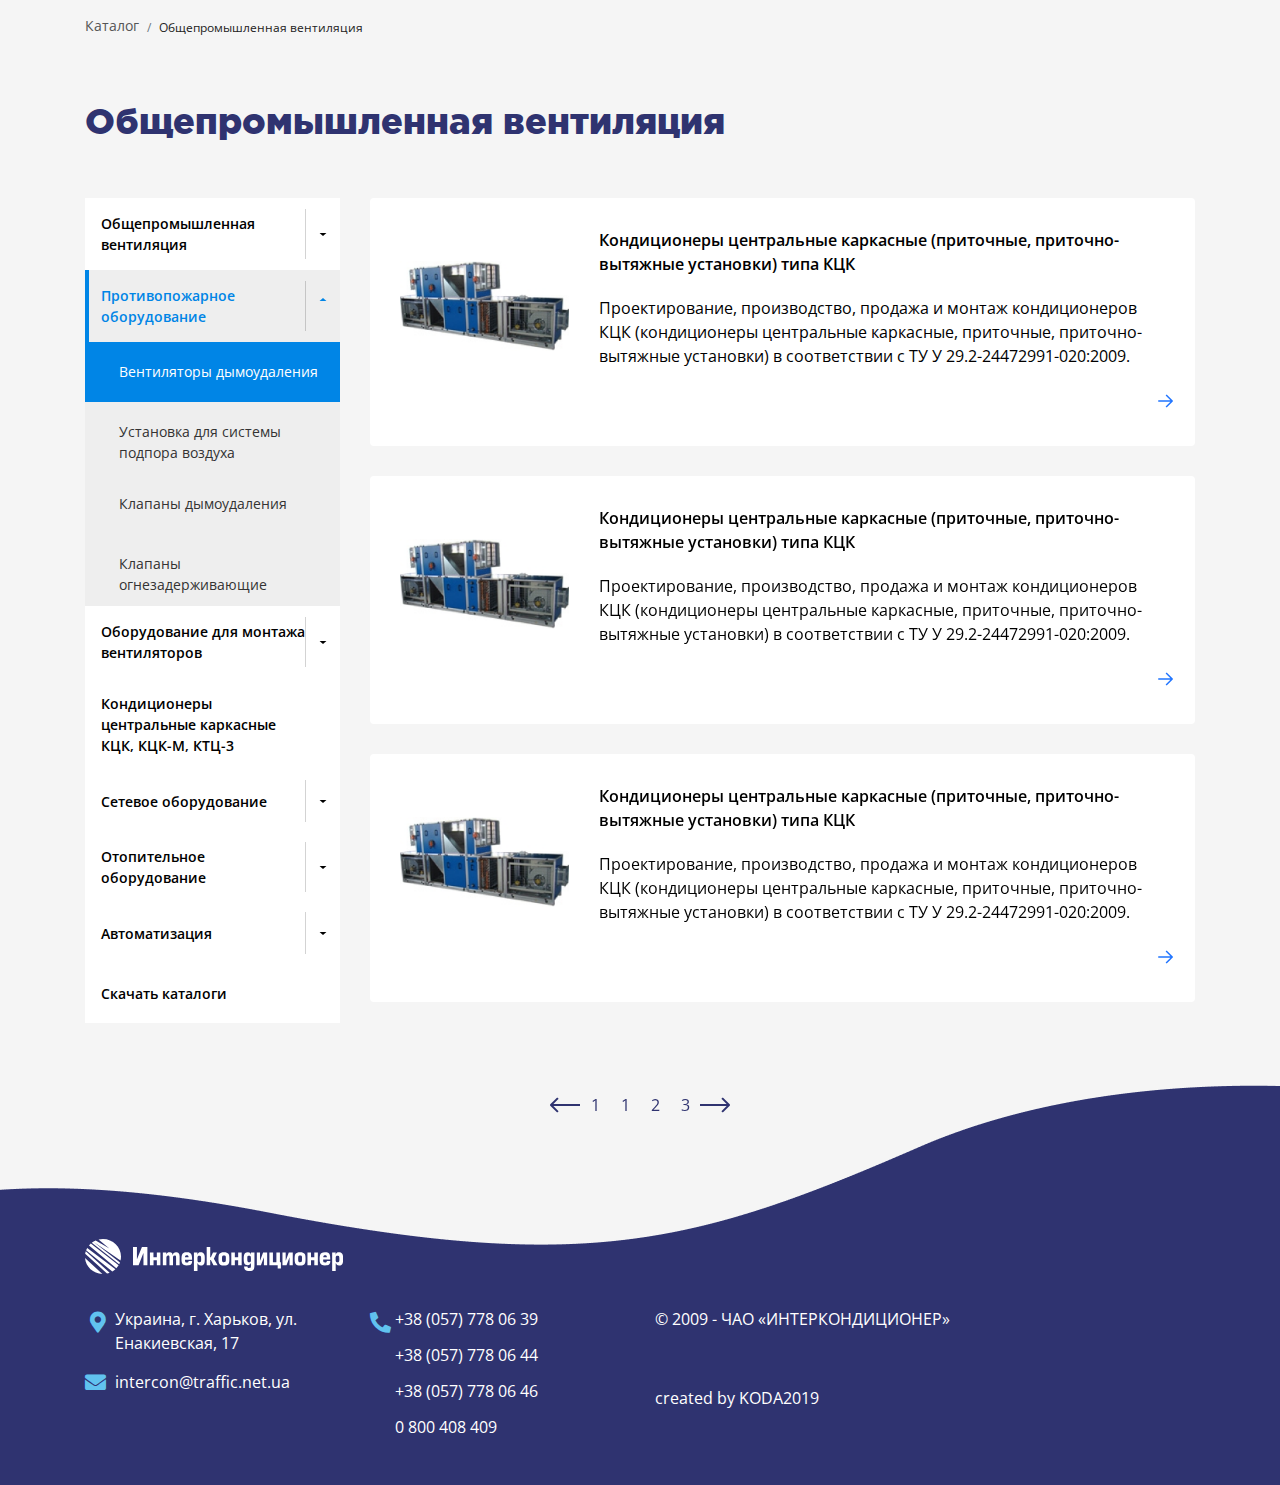
<file: catalog.html>
<!doctype html>
<html lang="en">
<head>
    <meta charset="utf-8">
    <meta name="viewport" content="width=device-width, initial-scale=1.0">
    <title>Интеркондиционер</title>
    <meta name="description" content="">
    <meta name="author" content="">
    <link rel="shortcut icon" href="favicon.ico" type="image/x-icon">
    <link rel="stylesheet" href="css/fontawesome.min.css">
    <link rel="stylesheet" href="css/jquery.fancybox.min.css">
    <link rel="stylesheet" href="css/bootstrap.min.css">
    <link rel="stylesheet" href="css/main.css">
</head>
<body>
<main class="catalog">
    <div class="container">
        <nav aria-label="breadcrumb">
            <ol class="breadcrumb">
                <li class="breadcrumb-item"><a href="#">Каталог</a></li>
                <li class="breadcrumb-item active" aria-current="page">Общепромышленная вентиляция</li>
            </ol>
        </nav>
        <h1>Общепромышленная вентиляция</h1>
        <div class="filter-btn gradient-btn">
            <i class="fas fa-filter"></i>
            фильтры
        </div>
        <div class="row">
            <div class="col-md-4 col-lg-3">
                <nav id="sidebar">
                    <div class="filter-btn back-btn">
                    </div>
                    <ul class="components">
                        <li class="withDropMenu"><a href="http://interconditioner.test-domain1.in.ua/category/catalog/obshhepromyshlennaya-ventilyaciya/">Общепромышленная вентиляция </a><ul class="drop-menu"><li> <a href="http://interconditioner.test-domain1.in.ua/category/catalog/obshhepromyshlennaya-ventilyaciya/ventilyatory-radialnye/">Вентиляторы радиальные</a></li><li> <a href="http://interconditioner.test-domain1.in.ua/category/catalog/obshhepromyshlennaya-ventilyaciya/ventilyatory-radialnye-pylevye/">Вентиляторы радиальные пылевые</a></li><li> <a href="http://interconditioner.test-domain1.in.ua/category/catalog/obshhepromyshlennaya-ventilyaciya/ventilyatory-osevye/">Вентиляторы осевые</a></li><li> <a href="http://interconditioner.test-domain1.in.ua/category/catalog/obshhepromyshlennaya-ventilyaciya/ventilyatory-kanalnye/">Вентиляторы канальные</a></li><li> <a href="http://interconditioner.test-domain1.in.ua/category/catalog/obshhepromyshlennaya-ventilyaciya/ventilyatory-kryshnye/">Вентиляторы крышные радиальные</a></li><li> <a href="http://interconditioner.test-domain1.in.ua/category/catalog/obshhepromyshlennaya-ventilyaciya/ustanovki-dlya-sistemy-podpora-vozduha/">Установки для системы подпора воздуха</a></li><li> <a href="http://interconditioner.test-domain1.in.ua/category/catalog/obshhepromyshlennaya-ventilyaciya/ustanovka-dlya-prinuditelnoj-ventilyacii/">Установка для принудительной вентиляции</a></li></ul></li><li class="withDropMenu opened"><a href="http://interconditioner.test-domain1.in.ua/category/catalog/protivopozharnoe-oborudovanie/">Противопожарное оборудование </a><ul class="drop-menu show"><li class="activeItem"> <a href="http://interconditioner.test-domain1.in.ua/category/catalog/protivopozharnoe-oborudovanie/ventilyatory-dymoudaleniya/">Вентиляторы дымоудаления</a></li><li> <a href="http://interconditioner.test-domain1.in.ua/category/catalog/protivopozharnoe-oborudovanie/ustanovka-dlya-sistemy-podpora-vozduha-protivopozharnoe-oborudovanie/">Установка для системы подпора воздуха</a></li><li> <a href="http://interconditioner.test-domain1.in.ua/category/catalog/protivopozharnoe-oborudovanie/klapany-dymoudaleniya/">Клапаны дымоудаления</a></li><li> <a href="http://interconditioner.test-domain1.in.ua/category/catalog/protivopozharnoe-oborudovanie/klapany-ognezaderzhivajushhie/">Клапаны огнезадерживающие</a></li></ul></li><li class="withDropMenu"><a href="http://interconditioner.test-domain1.in.ua/category/catalog/oborudovanie-dlya-montazha-ventilyatorov/">Оборудование для монтажа вентиляторов </a><ul class="drop-menu"><li> <a href="http://interconditioner.test-domain1.in.ua/category/catalog/oborudovanie-dlya-montazha-ventilyatorov/stakany/">Стаканы, клапаны АЗЕ 034, поддоны</a></li><li> <a href="http://interconditioner.test-domain1.in.ua/category/catalog/oborudovanie-dlya-montazha-ventilyatorov/vibroizolyatory-i-gibkie-vstavki/">Виброизоляторы и гибкие вставки</a></li></ul></li><li><a href="http://interconditioner.test-domain1.in.ua/category/catalog/kondicionery-centralnye-karkasnye-kck/">Кондиционеры центральные каркасные КЦК, КЦК-М, КТЦ-3 </a></li><li class="withDropMenu"><a href="http://interconditioner.test-domain1.in.ua/category/catalog/setevoe-oborudovanie/">Сетевое оборудование </a><ul class="drop-menu"><li> <a href="http://interconditioner.test-domain1.in.ua/category/catalog/setevoe-oborudovanie/klapany-i-zaslonki/">Клапаны и заслонки</a></li><li> <a href="http://interconditioner.test-domain1.in.ua/category/catalog/setevoe-oborudovanie/uzly-prohoda-deflektory-zonty-dveri-shumoglushiteli/">Узлы прохода, дефлекторы, зонты, двери, шумоглушители</a></li><li> <a href="http://interconditioner.test-domain1.in.ua/category/catalog/setevoe-oborudovanie/filtry-irp/">Фильтры, ИРП</a></li></ul></li><li class="withDropMenu"><a href="http://interconditioner.test-domain1.in.ua/category/catalog/otopitelnoe-oborudovanie/">Отопительное оборудование </a><ul class="drop-menu"><li> <a href="http://interconditioner.test-domain1.in.ua/category/catalog/otopitelnoe-oborudovanie/agregaty-vozdushno-otopitelnye/">Агрегаты воздушно-отопительные</a></li><li> <a href="http://interconditioner.test-domain1.in.ua/category/catalog/otopitelnoe-oborudovanie/vozduhonagrevatel/">Воздухонагреватель</a></li></ul></li><li class="withDropMenu"><a href="http://interconditioner.test-domain1.in.ua/category/catalog/avtomatizaciya/">Автоматизация </a><ul class="drop-menu"><li> <a href="http://interconditioner.test-domain1.in.ua/category/catalog/avtomatizaciya/avtomatika-i-upravlenie-dlya-kondicionerov-kck/">Автоматика и управление для кондиционеров КЦК</a></li><li> <a href="http://interconditioner.test-domain1.in.ua/category/catalog/avtomatizaciya/bloki-upravleniya-otopitelnymi-agregatami/">Блоки управления отопительными агрегатами</a></li></ul></li><li><a href="http://interconditioner.test-domain1.in.ua/category/catalog/skachat-katalogi/">Скачать каталоги </a></li></ul>                    </nav>
            </div>
            <div class="col-md-8 col-lg-9">
                <div class="container">
                    <a href=""><div class="catalog-item row">
                        <div class="col-md-3">
                            <img src="media/catalog-img.png" alt="">
                        </div>
                        <div class="col-md-9">
                            <h4>Кондиционеры центральные каркасные (приточные, приточно-вытяжные установки) типа КЦК</h4>
                            <p>Проектирование, производство, продажа и монтаж кондиционеров КЦК (кондиционеры центральные каркасные, приточные, приточно-вытяжные установки) в соответствии с ТУ У 29.2-24472991-020:2009.</p>
                        </div>
                        <span class="link--arrowed">
                            <svg class="arrow-icon" xmlns="http://www.w3.org/2000/svg" width="32" height="32" viewBox="0 0 32 32">
                                <g fill="none" stroke="#2175FF" stroke-width="1.5" stroke-linejoin="round" stroke-miterlimit="10">
                                    <circle class="arrow-icon--circle" cx="16" cy="16" r="15.12"></circle>
                                    <path class="arrow-icon--arrow" d="M16.14 9.93L22.21 16l-6.07 6.07M8.23 16h13.98"></path>
                                </g>
                            </svg>
                        </span>
                    </div></a>
                    <a href=""><div class="catalog-item row">
                        <div class="col-md-3">
                            <img src="media/catalog-img.png" alt="">
                        </div>
                        <div class="col-md-9">
                            <h4>Кондиционеры центральные каркасные (приточные, приточно-вытяжные установки) типа КЦК</h4>
                            <p>Проектирование, производство, продажа и монтаж кондиционеров КЦК (кондиционеры центральные каркасные, приточные, приточно-вытяжные установки) в соответствии с ТУ У 29.2-24472991-020:2009.</p>
                        </div>
                        <span class="link--arrowed">
                            <svg class="arrow-icon" xmlns="http://www.w3.org/2000/svg" width="32" height="32" viewBox="0 0 32 32">
                                <g fill="none" stroke="#2175FF" stroke-width="1.5" stroke-linejoin="round" stroke-miterlimit="10">
                                    <circle class="arrow-icon--circle" cx="16" cy="16" r="15.12"></circle>
                                    <path class="arrow-icon--arrow" d="M16.14 9.93L22.21 16l-6.07 6.07M8.23 16h13.98"></path>
                                </g>
                            </svg>
                        </span>
                    </div></a>
                    <a href=""><div class="catalog-item row">
                        <div class="col-md-3">
                            <img src="media/catalog-img.png" alt="">
                        </div>
                        <div class="col-md-9">
                            <h4>Кондиционеры центральные каркасные (приточные, приточно-вытяжные установки) типа КЦК</h4>
                            <p>Проектирование, производство, продажа и монтаж кондиционеров КЦК (кондиционеры центральные каркасные, приточные, приточно-вытяжные установки) в соответствии с ТУ У 29.2-24472991-020:2009.</p>
                        </div>
                        <span class="link--arrowed">
                            <svg class="arrow-icon" xmlns="http://www.w3.org/2000/svg" width="32" height="32" viewBox="0 0 32 32">
                                <g fill="none" stroke="#2175FF" stroke-width="1.5" stroke-linejoin="round" stroke-miterlimit="10">
                                    <circle class="arrow-icon--circle" cx="16" cy="16" r="15.12"></circle>
                                    <path class="arrow-icon--arrow" d="M16.14 9.93L22.21 16l-6.07 6.07M8.23 16h13.98"></path>
                                </g>
                            </svg>
                        </span>
                    </div></a>
                </div>

            </div>
        </div>
    </div>
<div class="pagination">
    <div class="prev-page"><a href=""></a></div>
    <span><a href="">1</a></span>
    <span><a href="">1</a></span>
    <span><a href="">2</a></span>
    <span><a href="">3</a></span>
    <div class="next-page"><a href=""></a></div>
</div>
</main>


<footer>
    <div class="container">
        <div class="footer-logo">
            <img src="media/logo-white.svg" alt="">
        </div>
        <div class="row">
            <div class="col-md-3">
                <div class="address">
                    Украина, г. Харьков, ул. Енакиевская, 17
                </div>
                <div class="mail">
                    <a href="mailto:intercon@traffic.net.ua">
                        intercon@traffic.net.ua
                    </a>
                </div>
            </div>
            <div class="col-md-3">
                <div class="phones">
                    <a href="tel:+380577780639">+38 (057) 778 06 39</a>
                    <a href="tel:+380577780644">+38 (057) 778 06 44</a>
                    <a href="tel:+380577780646">+38 (057) 778 06 46</a>
                    <a href="tel:0800408409">0 800 408 409</a>
                </div>
            </div>
            <div class="col-md-6">
                <div class="footer-info">
                     <span>
                    &copy; 2009 -
                    <span class="current-year">

                    </span>
                    ЧАО «ИНТЕРКОНДИЦИОНЕР»
                </span>
                    <span>created by <a href="https://www.koda-ltd.com/">KODA</a>2019</span>
                </div>
            </div>
        </div>
    </div>
</footer>

<script src="js/jquery-3.4.1.min.js"></script>
<script src="../js/popper.min.js"></script>
<script src="js/bootstrap.min.js"></script>
<script src="js/slick.min.js"></script>
<script src="js/jquery.fancybox.min.js"></script>
<script src="js/main.js"></script>
</body>
</html>
</file>
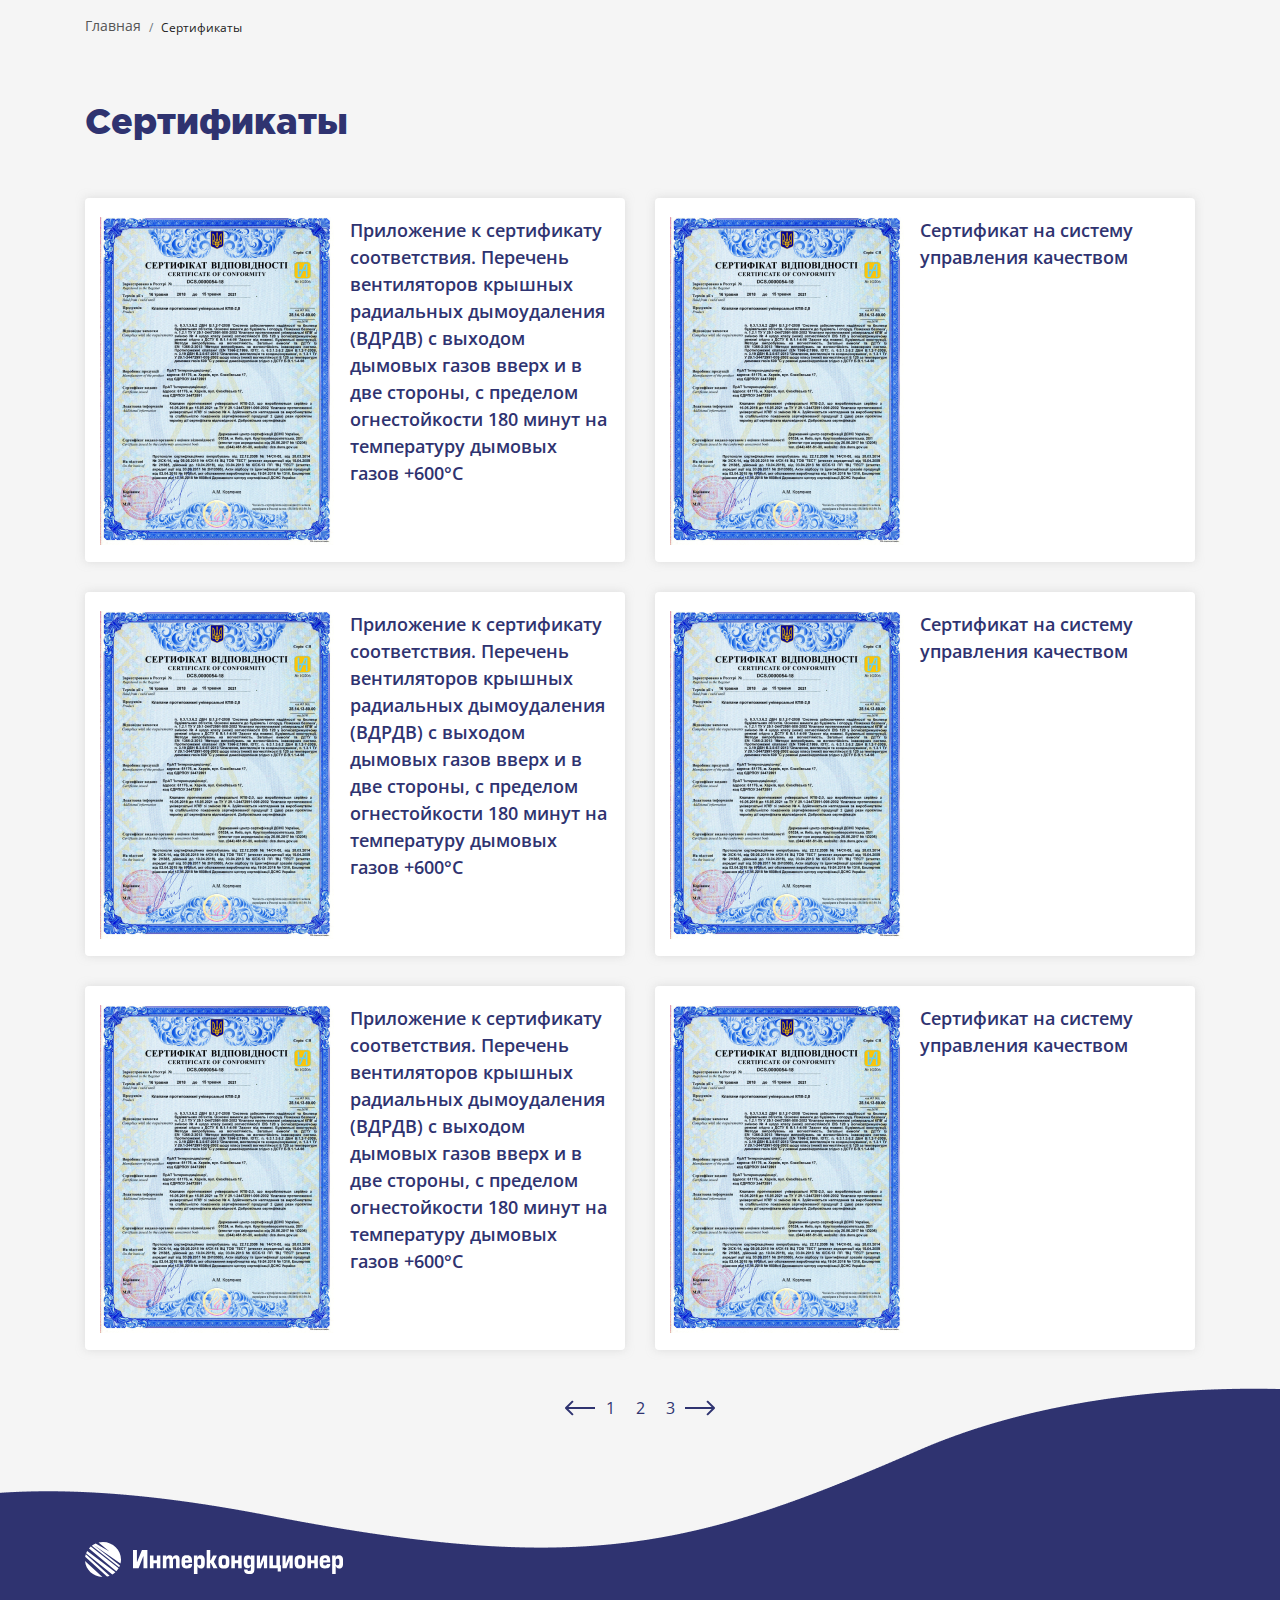
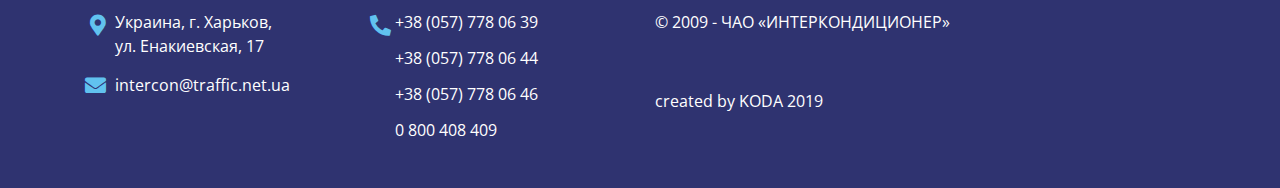
<file: certificates.html>
<!doctype html>
<html lang="en">
<head>
    <meta charset="utf-8">
    <meta name="viewport" content="width=device-width, initial-scale=1.0">
    <title>Интеркондиционер</title>
    <meta name="description" content="">
    <meta name="author" content="">
    <link rel="shortcut icon" href="favicon.ico" type="image/x-icon">
    <link rel="stylesheet" href="css/fontawesome.min.css">
    <link rel="stylesheet" href="css/bootstrap.min.css">
    <link rel="stylesheet" href="css/jquery.fancybox.min.css">
    <link rel="stylesheet" href="css/main.css">
</head>
<body>
<main class="certificates">
    <div class="container">
        <nav aria-label="breadcrumb">
            <ol class="breadcrumb">
                <li class="breadcrumb-item"><a href="#">Главная</a></li>
                <li class="breadcrumb-item active" aria-current="page">Сертификаты</li>
            </ol>
        </nav>
        <h1>Сертификаты</h1>
        <div class="docs-grid">
            <div class="card">
                <a href="media/certExs.png" data-fancybox="docs">
                    <img src="media/certExs.png" alt="">
                </a>
                <p>Приложение к сертификату соответствия. Перечень вентиляторов крышных радиальных дымоудаления (ВДРДВ) с выходом дымовых газов вверх и в две стороны, с пределом огнестойкости 180 минут на температуру дымовых газов +600°С</p>
            </div>
            <div class="card">
                <a href="media/certExs.png" data-fancybox="docs">
                    <img src="media/certExs.png" alt="">
                </a>
                <p>Сертификат на систему управления качеством</p>
            </div>
            <div class="card">
                <a href="media/certExs.png" data-fancybox="docs">
                    <img src="media/certExs.png" alt="">
                </a>
                <p>Приложение к сертификату соответствия. Перечень вентиляторов крышных радиальных дымоудаления (ВДРДВ) с выходом дымовых газов вверх и в две стороны, с пределом огнестойкости 180 минут на температуру дымовых газов +600°С</p>
            </div>
            <div class="card">
                <a href="media/certExs.png" data-fancybox="docs">
                    <img src="media/certExs.png" alt="">
                </a>
                <p>Сертификат на систему управления качеством</p>
            </div>
            <div class="card">
                <a href="media/certExs.png" data-fancybox="docs">
                    <img src="media/certExs.png" alt="">
                </a>
                <p>Приложение к сертификату соответствия. Перечень вентиляторов крышных радиальных дымоудаления (ВДРДВ) с выходом дымовых газов вверх и в две стороны, с пределом огнестойкости 180 минут на температуру дымовых газов +600°С</p>
            </div>
            <div class="card">
                <a href="media/certExs.png" data-fancybox="docs">
                    <img src="media/certExs.png" alt="">
                </a>
                <p>Сертификат на систему управления качеством</p>
            </div>
        </div>
    </div>
    <div class="pagination">
        <div class="prev-page"><a href=""></a></div>
        <span><a href="">1</a></span>
        <span><a href="">2</a></span>
        <span><a href="">3</a></span>
        <div class="next-page"><a href=""></a></div>
    </div>
</main>
<footer>
    <div class="container">
        <div class="footer-logo">
            <a href="">
                <img src="media/logo-white.svg" alt="">
            </a>
        </div>
        <div class="row">
            <div class="col-sm-8 col-lg-3">
                <div class="address">
                    Украина, г. Харьков, <br> ул. Енакиевская, 17
                </div>
                <div class="mail">
                    <a href="mailto:intercon@traffic.net.ua">
                        intercon@traffic.net.ua
                    </a>
                </div>
            </div>
            <div class="col-sm-4 col-lg-3">
                <div class="phones">
                    <a href="tel:+380577780639">+38 (057) 778 06 39</a>
                    <a href="tel:+380577780644">+38 (057) 778 06 44</a>
                    <a href="tel:+380577780646">+38 (057) 778 06 46</a>
                    <a href="tel:0800408409">0 800 408 409</a>
                </div>
            </div>
            <div class="col-lg-6">
                <div class="footer-info">
                     <span>
                    &copy; 2009 -
                    <span class="current-year">

                    </span>
                    ЧАО «ИНТЕРКОНДИЦИОНЕР»
                </span>
                    <span>created by <a href="https://www.koda-ltd.com/">KODA </a>2019</span>
                </div>
            </div>
        </div>
    </div>
</footer>

<script src="js/jquery-3.4.1.min.js"></script>
<script src="js/jquery.fancybox.min.js"></script>
<script src="js/popper.min.js"></script>
<script src="js/bootstrap.min.js"></script>
<script src="js/slick.min.js"></script>
<script src="js/main.js"></script>
</body>
</html>
</file>
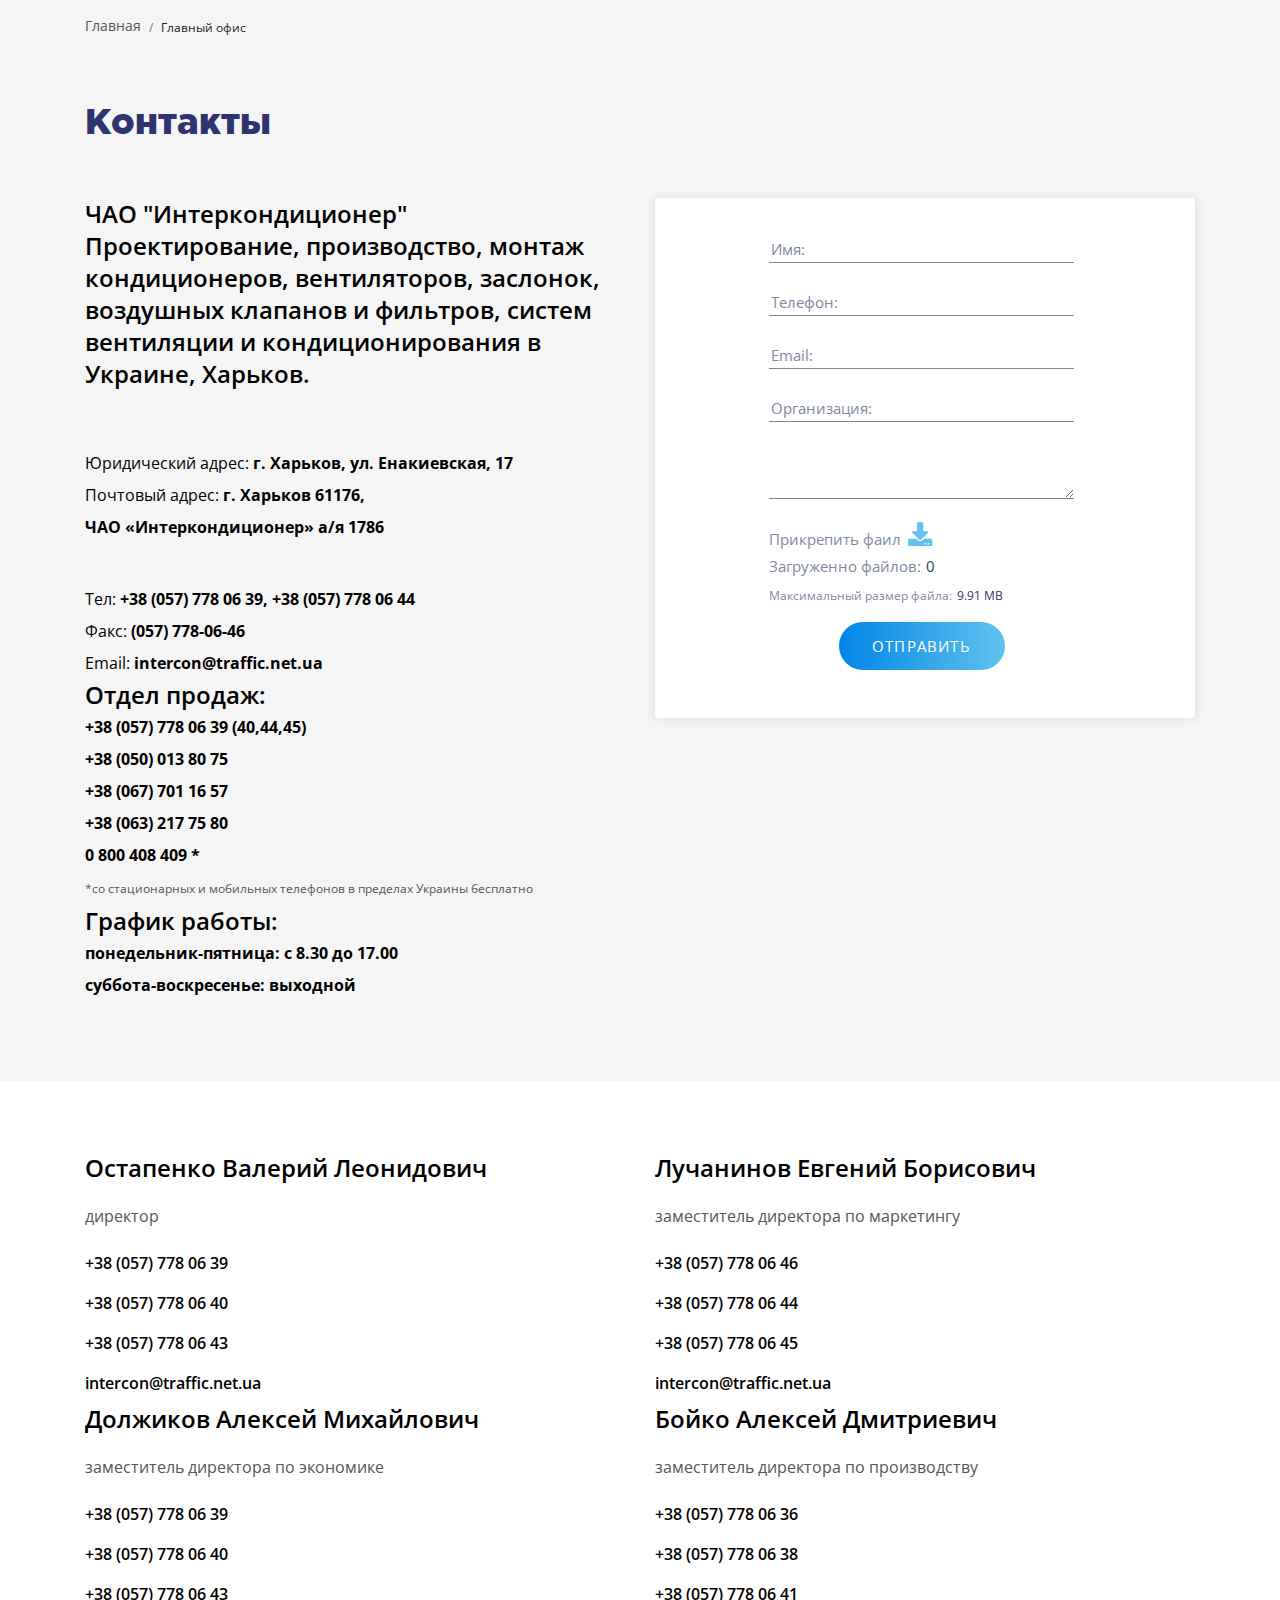
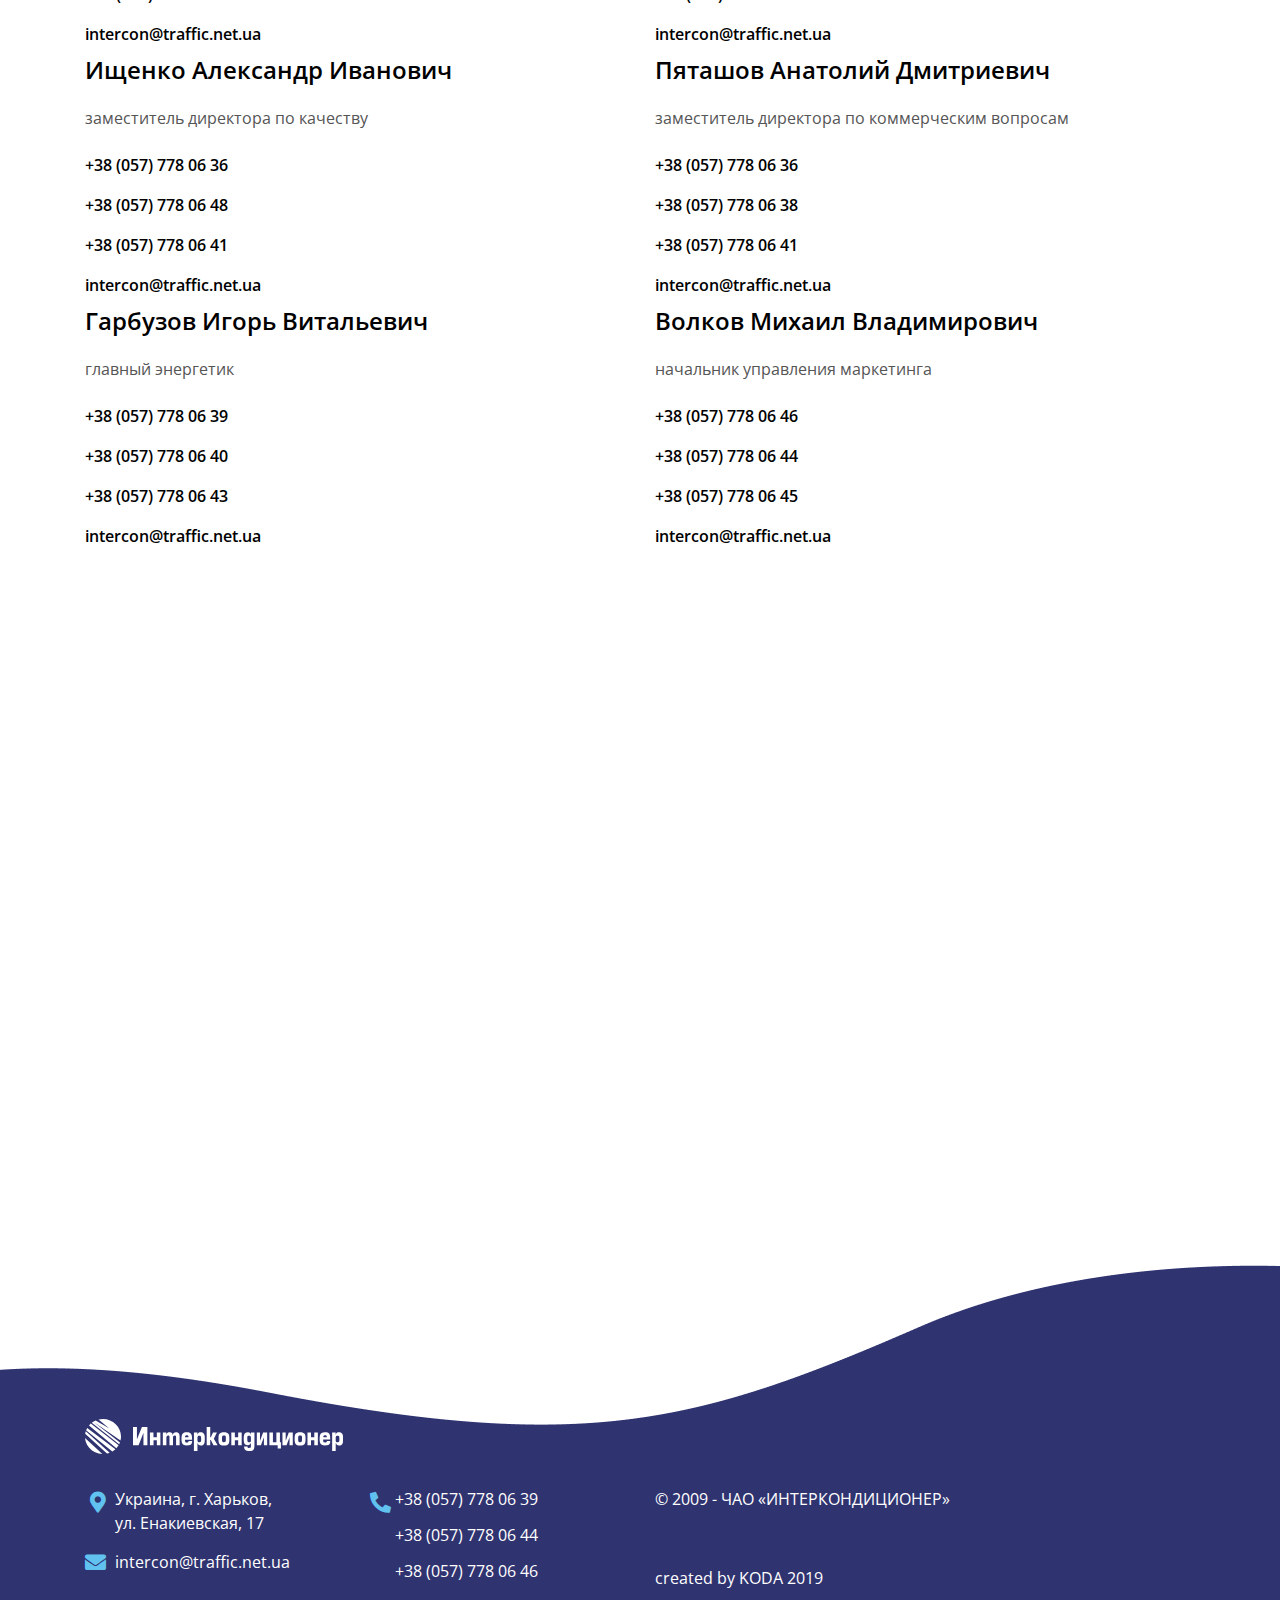
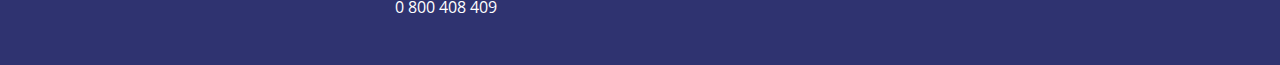
<file: contacts.html>
<!doctype html>
<html lang="en">
<head>
    <meta charset="utf-8">
    <meta name="viewport" content="width=device-width, initial-scale=1.0">
    <title>Интеркондиционер</title>
    <meta name="description" content="">
    <meta name="author" content="">
    <link rel="shortcut icon" href="favicon.ico" type="image/x-icon">
    <link rel="stylesheet" href="css/fontawesome.min.css">
    <link rel="stylesheet" href="css/bootstrap.min.css">
    <link rel="stylesheet" href="css/jquery.fancybox.min.css">
    <link rel="stylesheet" href="css/main.css">
</head>
<body>
<main class="contacts">
    <section class="common-contacts">
        <div class="container">
            <nav aria-label="breadcrumb">
                <ol class="breadcrumb">
                    <li class="breadcrumb-item"><a href="#">Главная</a></li>
                    <li class="breadcrumb-item active" aria-current="page">Главный офис</li>
                </ol>
            </nav>
            <h1>Контакты</h1>
            <div class="row">
                <div class="col-lg-6 contacts-col">
                    <h2>ЧАО "Интеркондиционер" Проектирование, производство, монтаж кондиционеров, вентиляторов, заслонок, воздушных клапанов и фильтров, систем вентиляции и
                        кондиционирования в Украине, Харьков. </h2>
                    <div class="address">
                        <span>Юридический адрес: </span><b>г. Харьков, ул. Енакиевская, 17 </b><br>
                        <span>Почтовый адрес: </span><b>г. Харьков 61176,<br> ЧАО «Интеркондиционер» а/я 1786</b>
                    </div>
                    <div>
                        <span>Тел: </span>
                        <b>
                            <a href="tel:+380577780639">+38 (057) 778 06 39</a>,
                            <a href="tel:+380577780644">+38 (057) 778 06 44</a>
                        </b><br>
                        <span>Факс: </span>
                        <b>(057) 778-06-46</b><br>
                        <span>Email: </span>
                        <b><a href="mailto:intercon@traffic.net.ua">intercon@traffic.net.ua</a></b>
                    </div>
                    <h2>Отдел продаж:</h2>
                    <ul class="tel-list">
                        <li><a href="tel:+380577780639">+38 (057) 778 06 39 (40,44,45)</a></li>
                        <li><a href="tel:+380500138075">+38 (050) 013 80 75</a></li>
                        <li><a href="tel:+380677011657">+38 (067) 701 16 57</a></li>
                        <li><a href="tel:+380632177580">+38 (063) 217 75 80</a></li>
                        <li><a href="tel:0800408409">0 800 408 409 *</a></li>
                    </ul>
                    <span class="note">*со стационарных и мобильных телефонов в пределах Украины бесплатно</span>
                    <h2>График работы:</h2>
                    <b>понедельник-пятница: с 8.30 до 17.00</b><br>
                    <b>суббота-воскресенье: выходной</b>
                </div>
                <div class="col-lg-6">
                    <div class="contact-form">
                        <form action="">
                            <div class="form-item">
                                <input type="text" placeholder="Имя:" name="name" id="name" autocomplete="off">
                                <label for="name">Имя:</label>
                            </div>
                            <div class="form-item">
                                <input type="tel" placeholder="Телефон:" name="tel" id="tel" autocomplete="off">
                                <label for="tel">Телефон:</label>
                            </div>
                            <div class="form-item">
                                <input type="email" placeholder="Email:" name="email" id="email" autocomplete="off">
                                <label for="email">Email:</label>
                            </div>
                            <div class="form-item">
                                <input type="text" placeholder="Организация:" name="org" id="org" autocomplete="off">
                                <label for="org">Организация:</label>
                            </div>
                            <div class="form-item">
                      <textarea name="message" id="message" cols="3" rows="2" placeholder="Сообщение:">
                </textarea>
                                <label for="message">Сообщение:</label>
                            </div>
                            <div class="download-file">
                                <div>   Прикрепить фаил
                                    <input id="file-upload" type="file" multiple>
                                    <label for="file-upload">
                                    </label>
                                </div>
                                <div>
                                    Загруженно файлов: <span class="files-count">0</span>
                                </div>
                                <div class="allow-files">
                                    Максимальный размер файла: <span>9.91 MB</span>
                                </div>
                                <div class="alert-message">
                                    <span>размер файла превышает максимальный</span></div>
                            </div>
                            <div>
                            </div>
                            <button class="gradient-btn">отправить</button>
                        </form>
                    </div>
                </div>
            </div>
        </div>
    </section>
    <section class="personal-contacts">
        <div class="container">
            <div class="row">
                <div class="col-md-6">
                    <h2>Остапенко Валерий Леонидович </h2>
                    <p>директор</p>
                    <ul>
                        <li><a href="tel:+380577780639">+38 (057) 778 06 39</a></li>
                        <li><a href="tel:+380577780640">+38 (057) 778 06 40</a></li>
                        <li><a href="tel:+380577780643 ">+38 (057) 778 06 43 </a></li>
                        <li><a href="mailto:intercon@traffic.net.ua ">intercon@traffic.net.ua </a></li>
                    </ul>
                </div>
                <div class="col-md-6">
                    <h2>Лучанинов Евгений Борисович </h2>
                    <p>заместитель директора по маркетингу</p>
                    <ul>
                        <li><a href="tel:+380577780646">+38 (057) 778 06 46</a></li>
                        <li><a href="tel:+380577780644">+38 (057) 778 06 44</a></li>
                        <li><a href="tel:+380577780645">+38 (057) 778 06 45</a></li>
                        <li><a href="mailto:intercon@traffic.net.ua ">intercon@traffic.net.ua </a></li>
                    </ul>
                </div>
            </div>
            <div class="row">
                <div class="col-md-6">
                    <h2>Должиков Алексей Михайлович </h2>
                    <p>заместитель директора по экономике</p>
                    <ul>
                        <li><a href="tel:+380577780639">+38 (057) 778 06 39</a></li>
                        <li><a href="tel:+380577780640">+38 (057) 778 06 40</a></li>
                        <li><a href="tel:+380577780643">+38 (057) 778 06 43</a></li>
                        <li><a href="mailto:intercon@traffic.net.ua ">intercon@traffic.net.ua </a></li>
                    </ul>
                </div>
                <div class="col-md-6">
                    <h2>Бойко Алексей Дмитриевич </h2>
                    <p>заместитель директора по производству</p>
                    <ul>
                        <li><a href="tel:+380577780636">+38 (057) 778 06 36</a></li>
                        <li><a href="tel:+380577780638">+38 (057) 778 06 38</a></li>
                        <li><a href="tel:+380577780641">+38 (057) 778 06 41</a></li>
                        <li><a href="mailto:intercon@traffic.net.ua ">intercon@traffic.net.ua </a></li>
                    </ul>
                </div>
            </div>
            <div class="row">
                <div class="col-md-6">
                    <h2>Ищенко Александр Иванович</h2>
                    <p>заместитель директора по качеству</p>
                    <ul>
                        <li><a href="tel:+380577780636">+38 (057) 778 06 36</a></li>
                        <li><a href="tel:+380577780648">+38 (057) 778 06 48</a></li>
                        <li><a href="tel:+380577780641">+38 (057) 778 06 41</a></li>
                        <li><a href="mailto:intercon@traffic.net.ua ">intercon@traffic.net.ua </a></li>
                    </ul>
                </div>
                <div class="col-md-6">
                    <h2>Пяташов Анатолий Дмитриевич</h2>
                    <p>заместитель директора по коммерческим вопросам</p>
                    <ul>
                        <li><a href="tel:+380577780636">+38 (057) 778 06 36</a></li>
                        <li><a href="tel:+380577780638">+38 (057) 778 06 38</a></li>
                        <li><a href="tel:+380577780641">+38 (057) 778 06 41</a></li>
                        <li><a href="mailto:intercon@traffic.net.ua ">intercon@traffic.net.ua </a></li>
                    </ul>
                </div>
            </div>
            <div class="row">
                <div class="col-md-6">
                    <h2>Гарбузов Игорь Витальевич</h2>
                    <p>главный энергетик</p>
                    <ul>
                        <li><a href="tel:+380577780639">+38 (057) 778 06 39</a></li>
                        <li><a href="tel:+380577780640">+38 (057) 778 06 40</a></li>
                        <li><a href="tel:+380577780643">+38 (057) 778 06 43</a></li>
                        <li><a href="mailto:intercon@traffic.net.ua ">intercon@traffic.net.ua </a></li>
                    </ul>
                </div>
                <div class="col-md-6">
                    <h2>Волков Михаил Владимирович</h2>
                    <p>начальник управления маркетинга</p>
                    <ul>
                        <li><a href="tel:+380577780646">+38 (057) 778 06 46</a></li>
                        <li><a href="tel:+380577780644">+38 (057) 778 06 44</a></li>
                        <li><a href="tel:+380577780645">+38 (057) 778 06 45</a></li>
                        <li><a href="mailto:intercon@traffic.net.ua ">intercon@traffic.net.ua </a></li>
                    </ul>
                </div>
            </div>
        </div>
    </section>
    <section class="map-wrap">
        <div class="container">
            <iframe src="https://www.google.com/maps/embed?pb=!1m18!1m12!1m3!1d9499.134798938527!2d36.36141394943198!3d49.97342389492363!2m3!1f0!2f0!3f0!3m2!1i1024!2i768!4f13.1!3m3!1m2!1s0x41270bd43cdb5ec3%3A0xf0062964d7ecfdc!2z0JjQvdGC0LXRgNC60L7QvdC00LjRhtC40L7QvdC10YAsINGH0LDRgdGCLiDQkNCe!5e0!3m2!1sru!2sua!4v1565018276373!5m2!1sru!2sua" width="600" height="450" frameborder="0" style="border:0" allowfullscreen></iframe>
        </div>
    </section>
</main>

<footer>
    <div class="container">
        <div class="footer-logo">
            <a href="">
                <img src="media/logo-white.svg" alt="">
            </a>
        </div>
        <div class="row">
            <div class="col-sm-8 col-lg-3">
                <div class="address">
                    Украина, г. Харьков, <br> ул. Енакиевская, 17
                </div>
                <div class="mail">
                    <a href="mailto:intercon@traffic.net.ua">
                        intercon@traffic.net.ua
                    </a>
                </div>
            </div>
            <div class="col-sm-4 col-lg-3">
                <div class="phones">
                    <a href="tel:+380577780639">+38 (057) 778 06 39</a>
                    <a href="tel:+380577780644">+38 (057) 778 06 44</a>
                    <a href="tel:+380577780646">+38 (057) 778 06 46</a>
                    <a href="tel:0800408409">0 800 408 409</a>
                </div>
            </div>
            <div class="col-lg-6">
                <div class="footer-info">
                     <span>
                    &copy; 2009 -
                    <span class="current-year">

                    </span>
                    ЧАО «ИНТЕРКОНДИЦИОНЕР»
                </span>
                    <span>created by <a href="https://www.koda-ltd.com/">KODA </a>2019</span>
                </div>
            </div>
        </div>
    </div>
</footer>

<script src="js/jquery-3.4.1.min.js"></script>
<script src="js/jquery.fancybox.min.js"></script>
<script src="js/popper.min.js"></script>
<script src="js/bootstrap.min.js"></script>
<script src="js/slick.min.js"></script>
<script src="js/jquery.inputmask.min.js"></script>
<script src="js/main.js"></script>
</body>
</html>
</file>
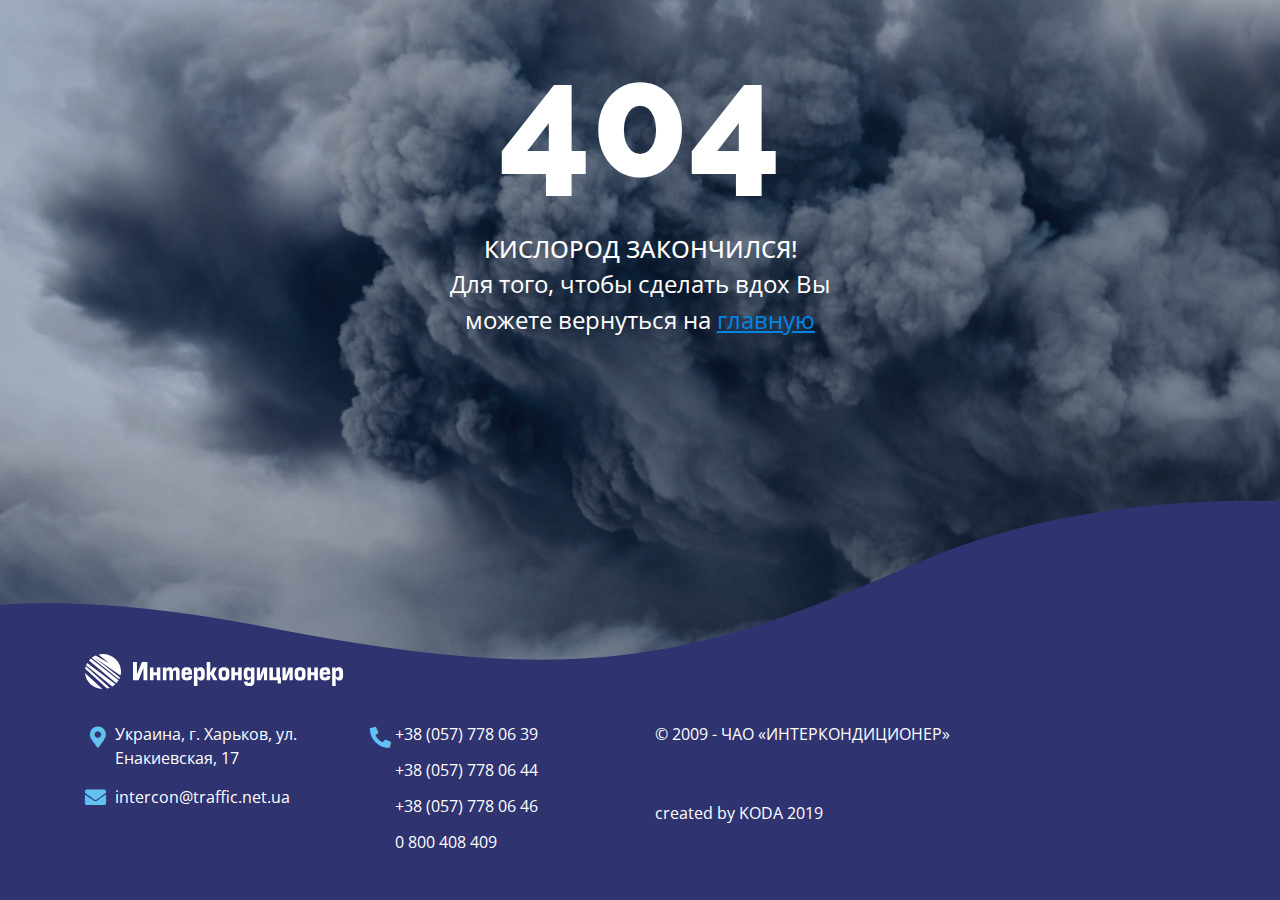
<file: error-404.html>
<!doctype html>
<html lang="en">
<head>
    <meta charset="utf-8">
    <meta name="viewport" content="width=device-width, initial-scale=1.0">
    <title>Интеркондиционер</title>
    <meta name="description" content="">
    <meta name="author" content="">
    <link rel="shortcut icon" href="favicon.ico" type="image/x-icon">
    <link rel="stylesheet" href="css/fontawesome.min.css">
    <link rel="stylesheet" href="css/bootstrap.min.css">
    <link rel="stylesheet" href="css/jquery.fancybox.min.css">
    <link rel="stylesheet" href="css/main.css">
</head>
<body>
<main class="error-404" style="background-image: url('media/404-bg.png')">
    <div class="error-num">
        404
    </div>
    <div class="error-text">
        <h6>КИСЛОРОД ЗАКОНЧИЛСЯ!</h6>
        <p>Для того, чтобы сделать вдох Вы можете вернуться на
            <a href="">главную</a></p>
    </div>
</main>

<footer>
    <div class="container">
        <div class="footer-logo">
            <img src="media/logo-white.svg" alt="">
        </div>
        <div class="row">
            <div class="col-md-3">
                <div class="address">
                    Украина, г. Харьков, ул. Енакиевская, 17
                </div>
                <div class="mail">
                    <a href="mailto:intercon@traffic.net.ua">
                        intercon@traffic.net.ua
                    </a>
                </div>
            </div>
            <div class="col-md-3">
                <div class="phones">
                    <a href="tel:+380577780639">+38 (057) 778 06 39</a>
                    <a href="tel:+380577780644">+38 (057) 778 06 44</a>
                    <a href="tel:+380577780646">+38 (057) 778 06 46</a>
                    <a href="tel:0800408409">0 800 408 409</a>
                </div>
            </div>
            <div class="col-md-6">
                <div class="footer-info">
                     <span>
                    &copy; 2009 -
                    <span class="current-year">

                    </span>
                    ЧАО «ИНТЕРКОНДИЦИОНЕР»
                </span>
                    <span>created by <a href="https://www.koda-ltd.com/">KODA </a>2019</span>
                </div>
            </div>
        </div>
    </div>
</footer>

<script src="js/jquery-3.4.1.min.js"></script>
<script src="js/jquery.fancybox.min.js"></script>
<script src="js/popper.min.js"></script>
<script src="js/bootstrap.min.js"></script>
<script src="js/slick.min.js"></script>
<script src="js/main.js"></script>
</body>
</html>
</file>
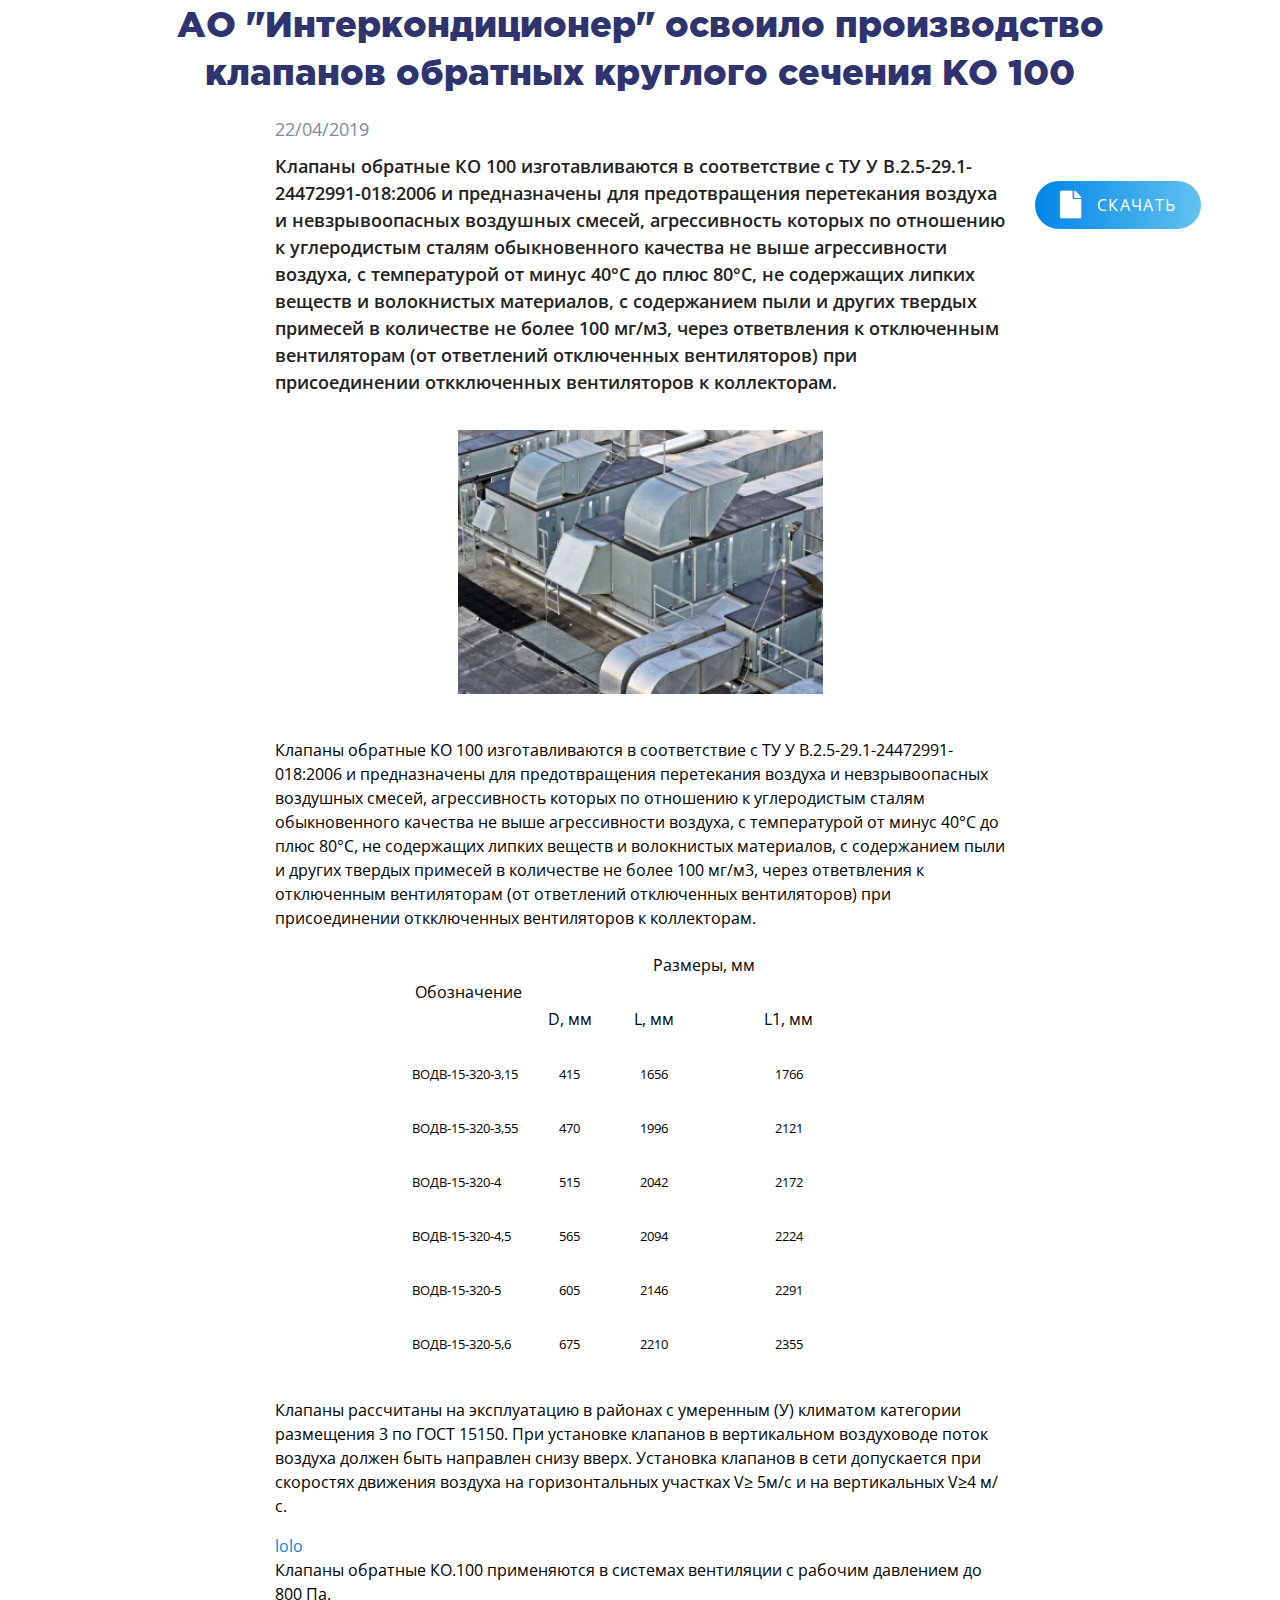
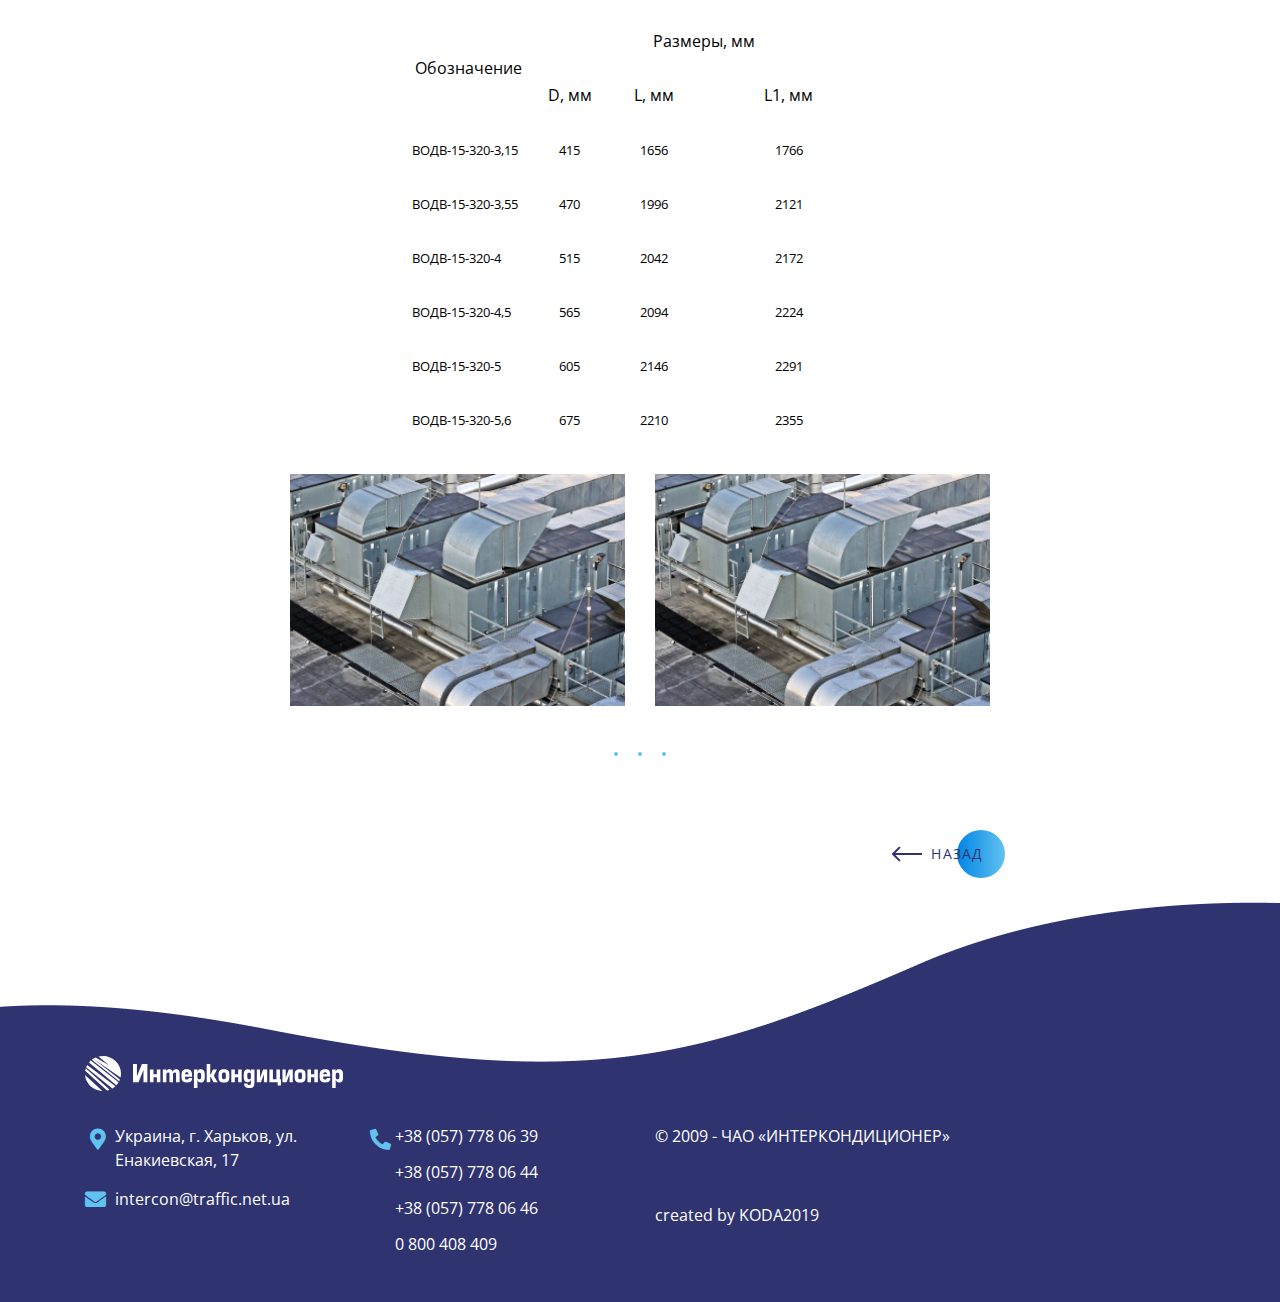
<file: news-item.html>
<!doctype html>
<html lang="en">
<head>
    <meta charset="utf-8">
    <meta name="viewport" content="width=device-width, initial-scale=1.0">
    <title>Интеркондиционер</title>
    <meta name="description" content="">
    <meta name="author" content="">
    <link rel="shortcut icon" href="favicon.ico" type="image/x-icon">
    <link rel="stylesheet" href="css/fontawesome.min.css">
    <link rel="stylesheet" href="css/jquery.fancybox.min.css">
    <link rel="stylesheet" href="css/bootstrap.min.css">
    <link rel="stylesheet" href="css/main.css">
</head>
<body>
<main class="news-item">
    <div class="container">
        <h1>АО "Интеркондиционер" освоило производство клапанов обратных круглого сечения КО 100</h1>
        <div class="row">
            <div class="col-lg-8 offset-xl-2">
                <div class="news-date">22/04/2019</div>
                <div class="news-descr">
                    <p>Клапаны обратные КО 100 изготавливаются в соответствие с ТУ У В.2.5-29.1-24472991-018:2006 и предназначены для предотвращения перетекания воздуха и
                        невзрывоопасных воздушных смесей, агрессивность которых по отношению к углеродистым сталям обыкновенного качества не выше агрессивности воздуха, с
                        температурой
                        от минус 40°С до плюс 80°С, не содержащих липких веществ и волокнистых материалов, с содержанием пыли и других твердых примесей в количестве не более 100
                        мг/м3,
                        через ответвления к отключенным вентиляторам (от ответлений отключенных вентиляторов) при присоединении откключенных вентиляторов к коллекторам.</p>
                    <img src="media/home-newes1.png" alt="">
                </div>


                <p>Клапаны обратные КО 100 изготавливаются в соответствие с ТУ У В.2.5-29.1-24472991-018:2006 и предназначены для предотвращения перетекания воздуха и
                    невзрывоопасных воздушных смесей, агрессивность которых по отношению к углеродистым сталям обыкновенного качества не выше агрессивности воздуха, с температурой
                    от минус 40°С до плюс 80°С, не содержащих липких веществ и волокнистых материалов, с содержанием пыли и других твердых примесей в количестве не более 100 мг/м3,
                    через ответвления к отключенным вентиляторам (от ответлений отключенных вентиляторов) при присоединении откключенных вентиляторов к коллекторам.</p>
                <table width="471" cellspacing="0" cellpadding="7">
                    <colgroup>
                        <col width="120">
                        <col width="62">
                        <col width="82">
                        <col width="149"> </colgroup>
                    <tbody>
                    <tr>
                        <td rowspan="2" width="120">
                            <p class="western" align="center">Обозначение</p>
                        </td>
                        <td colspan="3" valign="top" width="321">
                            <p class="western" align="center">Размеры, мм</p>
                        </td>
                    </tr>
                    <tr>
                        <td width="62">
                            <p class="western" align="center"><span lang="en-US">D</span>, мм</p>
                        </td>
                        <td width="82">
                            <p class="western" align="center"><span lang="en-US">L</span>, мм</p>
                        </td>
                        <td valign="top" width="149">
                            <p class="western" align="center"><span lang="en-US">L</span>1, мм</p>
                        </td>
                    </tr>
                    <tr>
                        <td valign="top" width="120">
                            <p class="western"><span style="font-size: small;">ВОДВ-15-320-3,15</span></p>
                        </td>
                        <td width="62">
                            <p class="western" align="center"><span style="font-size: small;">415</span></p>
                        </td>
                        <td width="82">
                            <p class="western" align="center"><span style="font-size: small;">1656</span></p>
                        </td>
                        <td width="149">
                            <p class="western" align="center"><span style="font-size: small;">1766</span></p>
                        </td>
                    </tr>
                    <tr>
                        <td valign="top" width="120">
                            <p class="western"><span style="font-size: small;">ВОДВ-15-320-3,55</span></p>
                        </td>
                        <td width="62">
                            <p class="western" align="center"><span style="font-size: small;">470</span></p>
                        </td>
                        <td width="82">
                            <p class="western" align="center"><span style="font-size: small;">1996</span></p>
                        </td>
                        <td width="149">
                            <p class="western" align="center"><span style="font-size: small;">2121</span></p>
                        </td>
                    </tr>
                    <tr>
                        <td valign="top" width="120">
                            <p class="western"><span style="font-size: small;">ВОДВ-15-320-4</span></p>
                        </td>
                        <td width="62">
                            <p class="western" align="center"><span style="font-size: small;">515</span></p>
                        </td>
                        <td width="82">
                            <p class="western" align="center"><span style="font-size: small;">2042</span></p>
                        </td>
                        <td width="149">
                            <p class="western" align="center"><span style="font-size: small;">2172</span></p>
                        </td>
                    </tr>
                    <tr>
                        <td valign="top" width="120">
                            <p class="western"><span style="font-size: small;">ВОДВ-15-320-4,5</span></p>
                        </td>
                        <td width="62">
                            <p class="western" align="center"><span style="font-size: small;">565</span></p>
                        </td>
                        <td width="82">
                            <p class="western" align="center"><span style="font-size: small;">2094</span></p>
                        </td>
                        <td width="149">
                            <p class="western" align="center"><span style="font-size: small;">2224</span></p>
                        </td>
                    </tr>
                    <tr>
                        <td valign="top" width="120">
                            <p class="western"><span style="font-size: small;">ВОДВ-15-320-5</span></p>
                        </td>
                        <td width="62">
                            <p class="western" align="center"><span style="font-size: small;">605</span></p>
                        </td>
                        <td width="82">
                            <p class="western" align="center"><span style="font-size: small;">2146</span></p>
                        </td>
                        <td width="149">
                            <p class="western" align="center"><span style="font-size: small;">2291</span></p>
                        </td>
                    </tr>
                    <tr>
                        <td valign="top" width="120">
                            <p class="western"><span style="font-size: small;">ВОДВ-15-320-5,6</span></p>
                        </td>
                        <td width="62">
                            <p class="western" align="center"><span style="font-size: small;">675</span></p>
                        </td>
                        <td width="82">
                            <p class="western" align="center"><span style="font-size: small;">2210</span></p>
                        </td>
                        <td width="149">
                            <p class="western" align="center"><span style="font-size: small;">2355</span></p>
                        </td>
                    </tr>
                    </tbody>
                </table>
                <p>Клапаны рассчитаны на эксплуатацию в районах с умеренным (У) климатом категории размещения 3 по ГОСТ 15150. При установке клапанов в вертикальном воздуховоде
                    поток воздуха должен быть направлен снизу вверх. Установка клапанов в сети допускается при скоростях движения воздуха на горизонтальных участках V≥ 5м/с и на
                    вертикальных V≥4 м/с. </p> <a href=""> lolo</a>
                <p>Клапаны обратные КО.100 применяются в системах вентиляции с рабочим давлением до 800 Па.</p>
                <table width="471" cellspacing="0" cellpadding="7">
                    <colgroup>
                        <col width="120">
                        <col width="62">
                        <col width="82">
                        <col width="149"> </colgroup>
                    <tbody>
                    <tr>
                        <td rowspan="2" width="120">
                            <p class="western" align="center">Обозначение</p>
                        </td>
                        <td colspan="3" valign="top" width="321">
                            <p class="western" align="center">Размеры, мм</p>
                        </td>
                    </tr>
                    <tr>
                        <td width="62">
                            <p class="western" align="center"><span lang="en-US">D</span>, мм</p>
                        </td>
                        <td width="82">
                            <p class="western" align="center"><span lang="en-US">L</span>, мм</p>
                        </td>
                        <td valign="top" width="149">
                            <p class="western" align="center"><span lang="en-US">L</span>1, мм</p>
                        </td>
                    </tr>
                    <tr>
                        <td valign="top" width="120">
                            <p class="western"><span style="font-size: small;">ВОДВ-15-320-3,15</span></p>
                        </td>
                        <td width="62">
                            <p class="western" align="center"><span style="font-size: small;">415</span></p>
                        </td>
                        <td width="82">
                            <p class="western" align="center"><span style="font-size: small;">1656</span></p>
                        </td>
                        <td width="149">
                            <p class="western" align="center"><span style="font-size: small;">1766</span></p>
                        </td>
                    </tr>
                    <tr>
                        <td valign="top" width="120">
                            <p class="western"><span style="font-size: small;">ВОДВ-15-320-3,55</span></p>
                        </td>
                        <td width="62">
                            <p class="western" align="center"><span style="font-size: small;">470</span></p>
                        </td>
                        <td width="82">
                            <p class="western" align="center"><span style="font-size: small;">1996</span></p>
                        </td>
                        <td width="149">
                            <p class="western" align="center"><span style="font-size: small;">2121</span></p>
                        </td>
                    </tr>
                    <tr>
                        <td valign="top" width="120">
                            <p class="western"><span style="font-size: small;">ВОДВ-15-320-4</span></p>
                        </td>
                        <td width="62">
                            <p class="western" align="center"><span style="font-size: small;">515</span></p>
                        </td>
                        <td width="82">
                            <p class="western" align="center"><span style="font-size: small;">2042</span></p>
                        </td>
                        <td width="149">
                            <p class="western" align="center"><span style="font-size: small;">2172</span></p>
                        </td>
                    </tr>
                    <tr>
                        <td valign="top" width="120">
                            <p class="western"><span style="font-size: small;">ВОДВ-15-320-4,5</span></p>
                        </td>
                        <td width="62">
                            <p class="western" align="center"><span style="font-size: small;">565</span></p>
                        </td>
                        <td width="82">
                            <p class="western" align="center"><span style="font-size: small;">2094</span></p>
                        </td>
                        <td width="149">
                            <p class="western" align="center"><span style="font-size: small;">2224</span></p>
                        </td>
                    </tr>
                    <tr>
                        <td valign="top" width="120">
                            <p class="western"><span style="font-size: small;">ВОДВ-15-320-5</span></p>
                        </td>
                        <td width="62">
                            <p class="western" align="center"><span style="font-size: small;">605</span></p>
                        </td>
                        <td width="82">
                            <p class="western" align="center"><span style="font-size: small;">2146</span></p>
                        </td>
                        <td width="149">
                            <p class="western" align="center"><span style="font-size: small;">2291</span></p>
                        </td>
                    </tr>
                    <tr>
                        <td valign="top" width="120">
                            <p class="western"><span style="font-size: small;">ВОДВ-15-320-5,6</span></p>
                        </td>
                        <td width="62">
                            <p class="western" align="center"><span style="font-size: small;">675</span></p>
                        </td>
                        <td width="82">
                            <p class="western" align="center"><span style="font-size: small;">2210</span></p>
                        </td>
                        <td width="149">
                            <p class="western" align="center"><span style="font-size: small;">2355</span></p>
                        </td>
                    </tr>
                    </tbody>
                </table>
                <div class="news-img">
                    <div>
                        <a data-fancybox="newsGallery" href="media/home-newes1.png">
                            <img src="media/home-newes1.png" alt="">
                        </a>
                    </div>
                    <div>
                        <a data-fancybox="newsGallery" href="media/home-newes1.png">
                            <img src="media/home-newes1.png" alt="">
                        </a>
                    </div>
                    <div>
                        <a data-fancybox="newsGallery" href="media/home-newes1.png">
                            <img src="media/home-newes1.png" alt="">
                        </a>
                    </div>
                </div>
                <div class="back-btn">
                    <a href="#" class="cta">
                        <img src="media/arrow_left_default.svg" alt="">
                        <span>назад</span>
                    </a>
                </div>
            </div>
            <div class="col-lg-2 order-first order-lg-2">
                <div class="gradient-btn">
                    <a href="" download="">
                        <i class="fas fa-file"></i>Скачать</a>
                </div>
            </div>
        </div>

    </div>
</main>
<footer>
    <div class="container">
        <div class="footer-logo">
            <img src="media/logo-white.svg" alt="">
        </div>
        <div class="row">
            <div class="col-md-3">
                <div class="address">
                    Украина, г. Харьков, ул. Енакиевская, 17
                </div>
                <div class="mail">
                    <a href="mailto:intercon@traffic.net.ua">
                        intercon@traffic.net.ua
                    </a>
                </div>
            </div>
            <div class="col-md-3">
                <div class="phones">
                    <a href="tel:+380577780639">+38 (057) 778 06 39</a>
                    <a href="tel:+380577780644">+38 (057) 778 06 44</a>
                    <a href="tel:+380577780646">+38 (057) 778 06 46</a>
                    <a href="tel:0800408409">0 800 408 409</a>
                </div>
            </div>
            <div class="col-md-6">
                <div class="footer-info">
                     <span>
                    &copy; 2009 -
                    <span class="current-year">

                    </span>
                    ЧАО «ИНТЕРКОНДИЦИОНЕР»
                </span>
                    <span>created by <a href="https://www.koda-ltd.com/">KODA</a>2019</span>
                </div>
            </div>
        </div>
    </div>
</footer>

<script src="js/jquery-3.4.1.min.js"></script>
<script src="js/popper.min.js"></script>
<script src="js/bootstrap.min.js"></script>
<script src="js/slick.min.js"></script>
<script src="js/jquery.fancybox.min.js"></script>
<script src="js/jquery.inputmask.min.js"></script>
<script src="js/main.js"></script>
</body>
</html>
</file>
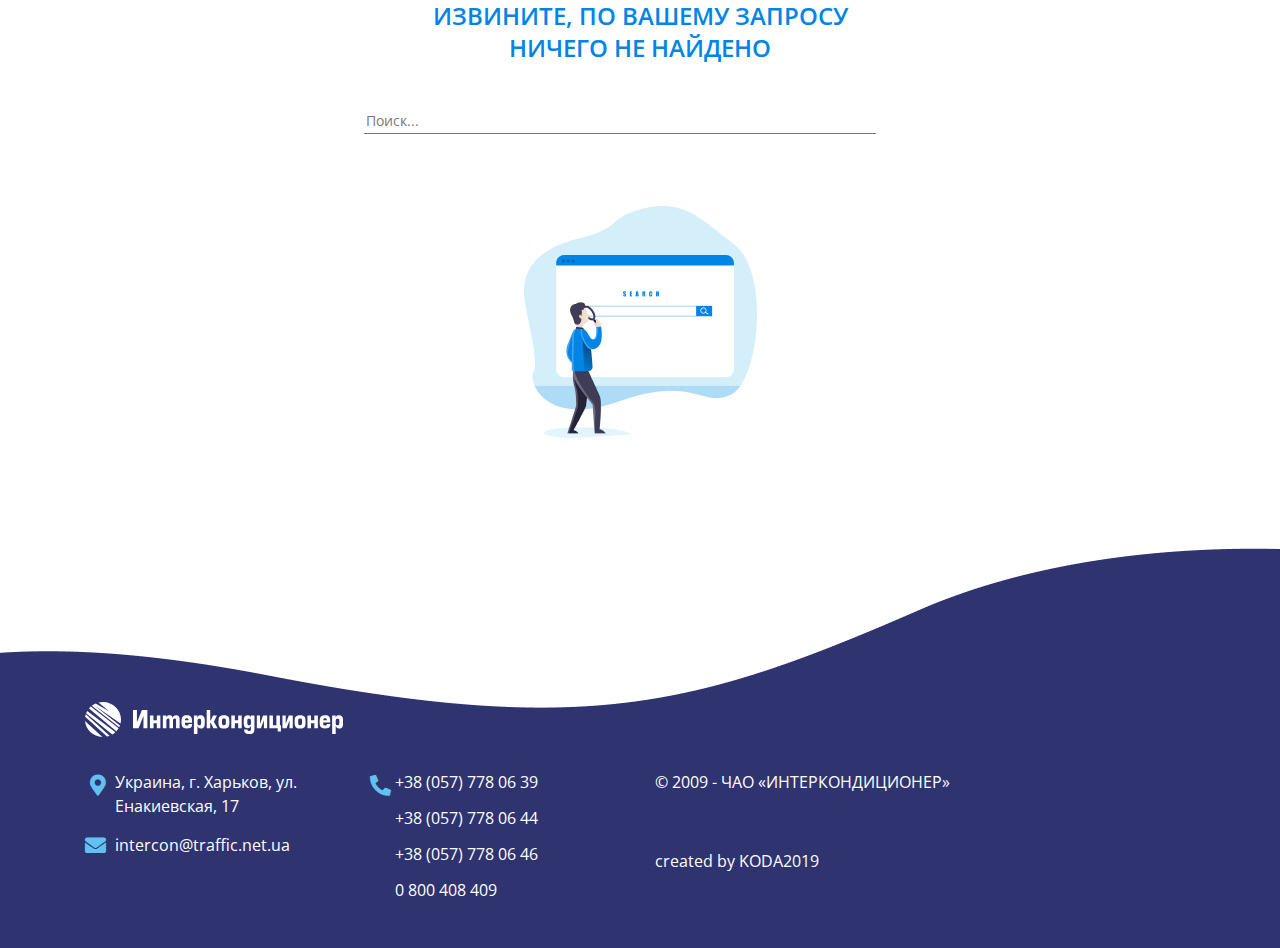
<file: no_search_result.html>
<!doctype html>
<html lang="en">
<head>
    <meta charset="utf-8">
    <meta name="viewport" content="width=device-width, initial-scale=1.0">
    <title>Интеркондиционер</title>
    <meta name="description" content="">
    <meta name="author" content="">
    <link rel="shortcut icon" href="favicon.ico" type="image/x-icon">
    <link rel="stylesheet" href="css/fontawesome.min.css">
    <link rel="stylesheet" href="css/jquery.fancybox.min.css">
    <link rel="stylesheet" href="css/bootstrap.min.css">
    <link rel="stylesheet" href="css/main.css">
</head>
<body>

<main class="no-search-results">
<div class="container">
    <h2>Извините, по вашему запросу ничего не найдено </h2>
        <div class="search-line">
            <form action="">
                <input type="text" placeholder="Поиск..." required>
            </form>
        </div>
    <div class="search-img">
        <img src="media/search-img.png" alt="">
    </div>
</div>
</main>

<footer>
    <div class="container">
        <div class="footer-logo">
            <img src="media/logo-white.svg" alt="">
        </div>
        <div class="row">
            <div class="col-md-3">
                <div class="address">
                    Украина, г. Харьков, ул. Енакиевская, 17
                </div>
                <div class="mail">
                    <a href="mailto:intercon@traffic.net.ua">
                        intercon@traffic.net.ua
                    </a>
                </div>
            </div>
            <div class="col-md-3">
                <div class="phones">
                    <a href="tel:+380577780639">+38 (057) 778 06 39</a>
                    <a href="tel:+380577780644">+38 (057) 778 06 44</a>
                    <a href="tel:+380577780646">+38 (057) 778 06 46</a>
                    <a href="tel:0800408409">0 800 408 409</a>
                </div>
            </div>
            <div class="col-md-6">
                <div class="footer-info">
                     <span>
                    &copy; 2009 -
                    <span class="current-year">

                    </span>
                    ЧАО «ИНТЕРКОНДИЦИОНЕР»
                </span>
                    <span>created by <a href="https://www.koda-ltd.com/">KODA</a>2019</span>
                </div>
            </div>
        </div>
    </div>
</footer>

<script src="js/jquery-3.4.1.min.js"></script>
<script src="../js/popper.min.js"></script>
<script src="js/bootstrap.min.js"></script>
<script src="js/slick.min.js"></script>
<script src="js/jquery.fancybox.min.js"></script>
<script src="js/main.js"></script>
</body>
</html>
</file>
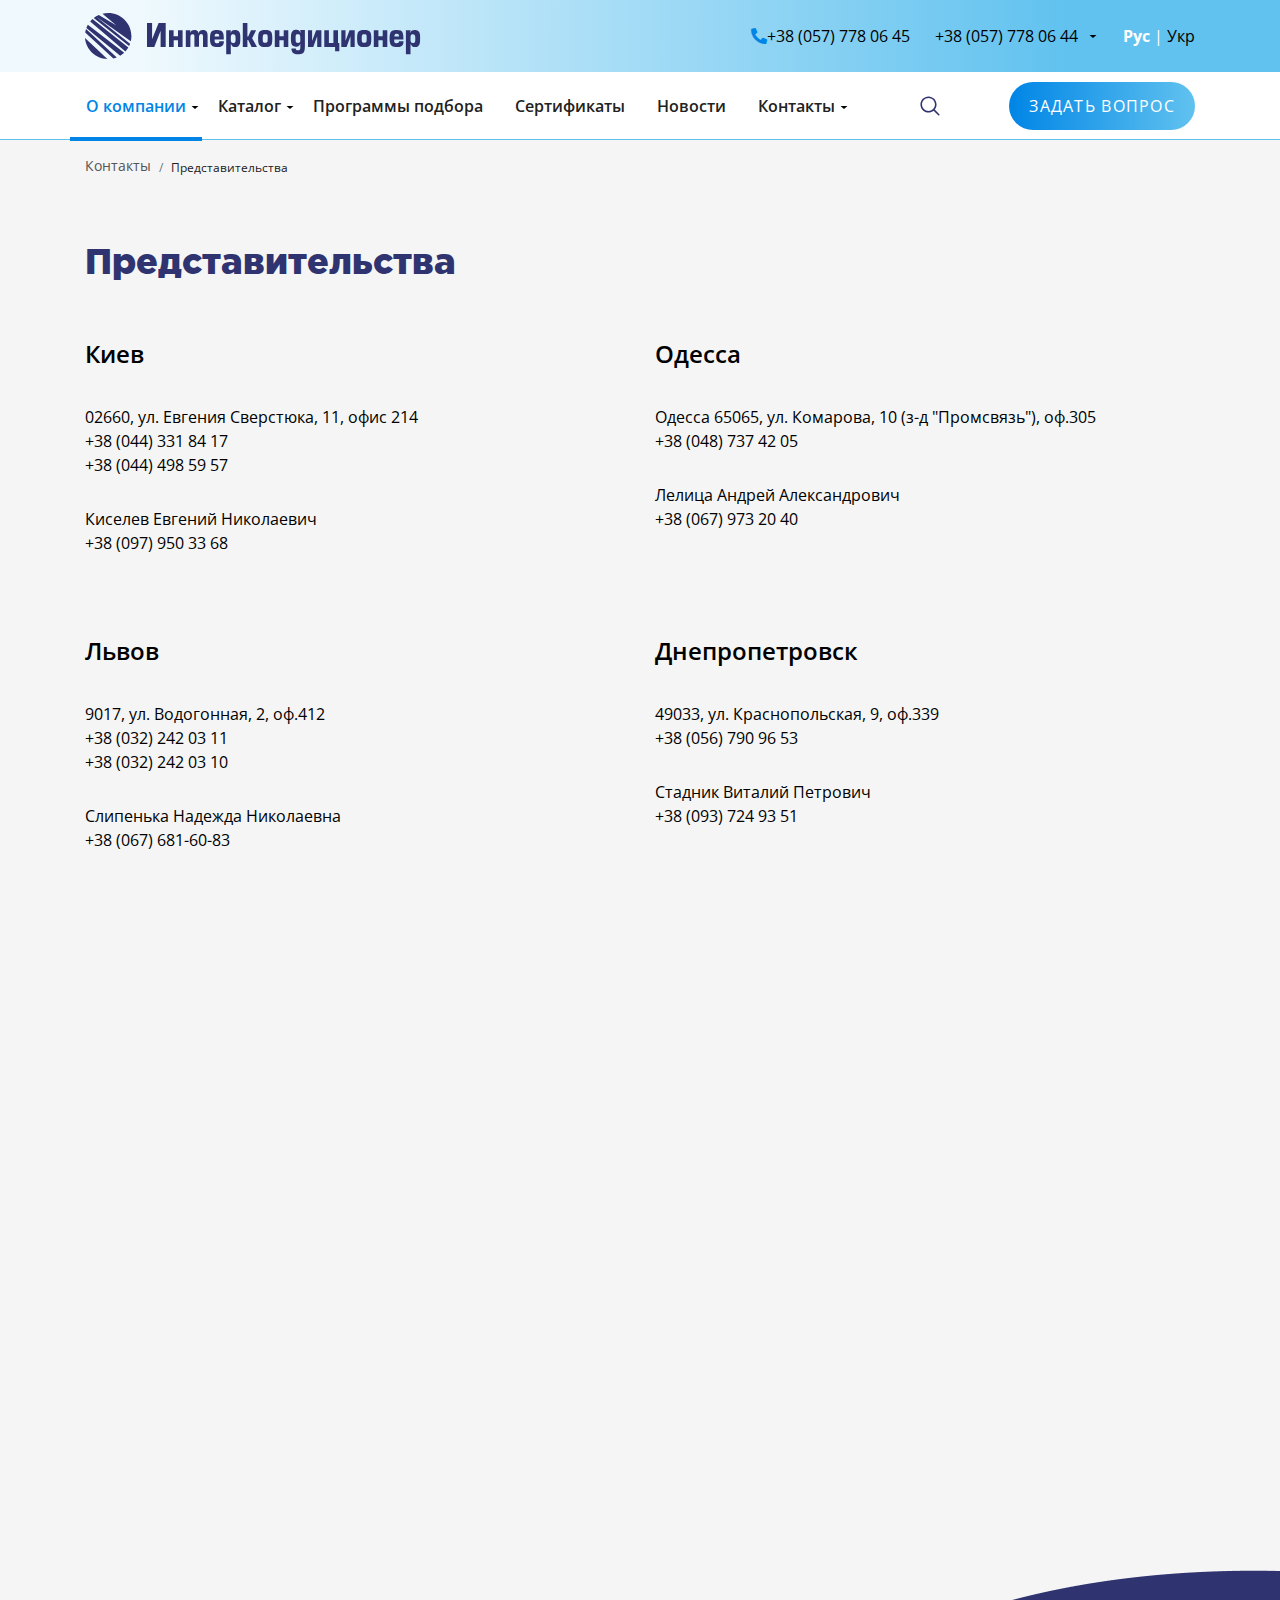
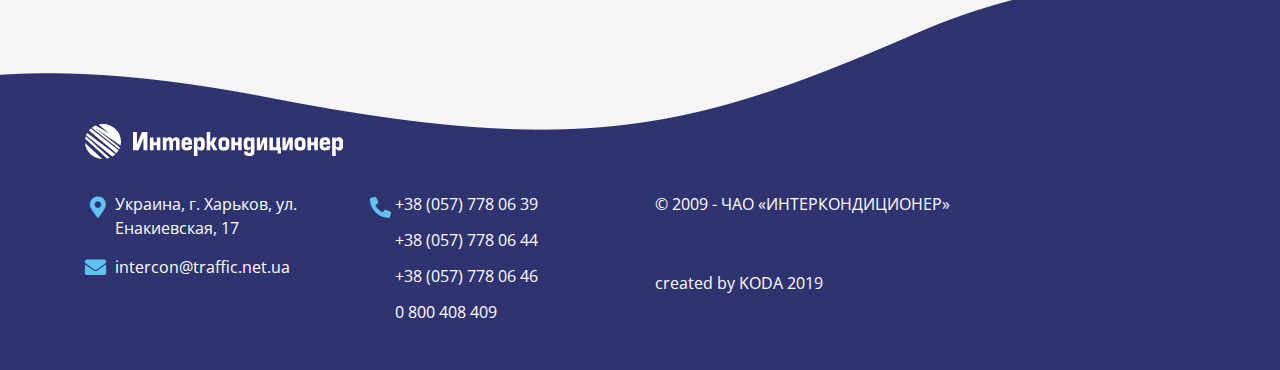
<file: offices.html>
<!doctype html>
<html lang="en">
<head>
    <meta charset="utf-8">
    <meta name="viewport" content="width=device-width, initial-scale=1.0">
    <title>Интеркондиционер</title>
    <meta name="description" content="">
    <meta name="author" content="">
    <link rel="shortcut icon" href="favicon.ico" type="image/x-icon">
    <link rel="stylesheet" href="css/fontawesome.min.css">
    <link rel="stylesheet" href="css/bootstrap.min.css">
    <link rel="stylesheet" href="css/jquery.fancybox.min.css">
    <link rel="stylesheet" href="css/main.css">
</head>
<body>
<header>
    <div class="header-top">
        <div class="container">
            <div class="logo"><a href=""><img src="media/logo.svg" alt=""></a></div>
            <div class="logo-sm"><a href=""><img src="media/logo-sm.svg" alt=""></a></div>
            <div class="header-top-right">
                <div class="phones-block">
                    <ul class="priority-phones">
                        <li id="tel_num1"><a href="tel:+380577780644">+38 (057) 778 06 44</a></li>
                        <li id="tel_num2"><a href="tel:+380577780645">+38 (057) 778 06 45</a></li>
                    </ul>
                    <div class="more_btn open_btn"></div>
                    <div class="phones-popup">
                        <div class="popup-arrow"></div>
                        <ul class="main-phones">
                            <li><a href="tel:+380577780646">+38 (057) 778 06 46</a></li>
                            <li><a href="tel:+380577780639">+38 (057) 778 06 39</a></li>
                        </ul>
                        <div class="border-line"></div>
                        <div class="phones-header">Oтдел продаж:</div>
                        <ul>
                            <li><a href="tel:+380577780639">+38 (057) 778 06 39 (40,44,45)</a></li>
                            <li><a href="tel:+380500138075">+38 (050) 013 80 75</a></li>
                            <li><a href="tel:+380677011657">+38 (067) 701 16 57</a></li>
                            <li><a href="tel:+380632177580">+38 (063) 217 75 80</a></li>
                            <li><a href="tel:0800408409">0 800 408 409</a> *</li>
                        </ul>
                        <span>*со стационарных и мобильных телефонов в пределах Украины бесплатно</span>
                    </div>
                </div>
                <div class="location" id="location">
                    <a href="" class="active">Рус</a> |
                    <a href="">Укр</a>
                </div>
            </div>
        </div>
    </div>
    <div class="header-btm">
        <div class="container">
            <div class="logo"><a href=""><img src="media/logo.svg" alt=""></a></div>
            <div class="logo-sm"><a href=""><img src="media/logo-sm.svg" alt=""></a></div>
            <nav class="navbar-expand-xl navbar-light">
                <button
                        class="navbar-toggler"
                        type="button"
                        data-toggle="collapse"
                        data-target="#navbar"
                        aria-controls="navbar"
                        aria-expanded="false"
                        aria-label="Toggle navigation">
                    <img src="media/burger.svg" alt=""></span>
                </button>
                <div class="collapse navbar-collapse " id="navbar">
                    <button
                            class="close-menu-btn navbar-toggler"
                            type="button"
                            data-toggle="collapse"
                            data-target="#navbar"
                            aria-controls="navbar"
                            aria-expanded="false"
                            aria-label="Toggle navigation">
                        </span>
                    </button>
                    <ul class="nav">
                        <li class="nav-item current-link">
                            <a class="nav-link">О компании</a>
                            <div class="drop-menu">
                                <a class="dropdown-item" href="about.html">О нас</a>
                                <a class="dropdown-item" href="about.html">Производство</a>
                                <a class="dropdown-item" href="about.html">Сервис</a>
                                <a class="dropdown-item" href="about.html">Стендовые испытания</a>
                                <a class="dropdown-item" href="about.html">Вакансии</a>
                            </div>
                        </li>
                        <li class="nav-item ">
                            <a class="nav-link">Каталог</a>
                            <div class="drop-menu with-columns">
                                <div class="menu-column">
                                    <a class="dropdown-item" href="catalog.html">Общепромышленная вентиляция </a>
                                    <span class="openSubmenu"></span>
                                    <ul>
                                        <li><a href="catalog.html">Вентиляторы радиальные</a></li>
                                        <li><a href="catalog.html">Вентиляторы крышные</a></li>
                                        <li><a href="catalog.html">Вентиляторы осевые</a></li>
                                        <li><a href="catalog.html">Вентиляторы канальные</a></li>
                                    </ul>
                                    <a class="dropdown-item" href="catalog.html">Противопожарное оборудование </a>
                                    <span class="openSubmenu"></span>
                                    <ul>
                                        <li><a href="catalog.html">Вентиляторы дымоудаления </a></li>
                                        <li><a href="catalog.html">Клапаны дымоудаления</a></li>
                                        <li><a href="catalog.html">Клапаны огнезадерживающие</a></li>
                                    </ul>
                                    <a class="dropdown-item" href="catalog.html">Оборудование для монтажа вентиляторов </a>
                                    <span class="openSubmenu"></span>
                                    <ul>
                                        <li><a href="catalog.html">Стаканы</a></li>
                                        <li><a href="catalog.html">Виброизоляторы и гибкие вставки</a></li>
                                    </ul>
                                </div>
                                <div class="menu-column">
                                    <a class="dropdown-item" href="catalog.html">Кондиционеры центральные каркасные КЦК</a>
                                    <span class="openSubmenu"></span>
                                    <span class="openSubmenu"></span>
                                    <a class="dropdown-item" href="catalog.html">Сетевое оборудование</a>
                                    <span class="openSubmenu"></span>
                                    <ul>
                                        <li><a href="catalog.html">Клапаны и заслонки </a></li>
                                        <li><a href="catalog.html">Узлы прохода, дефлекторы, зонты, двери, шумоглушители </a></li>
                                        <li><a href="catalog.html">Фильтры, ИРП</a></li>
                                    </ul>
                                    <a class="dropdown-item" href="catalog.html">Автоматизация </a>
                                    <span class="openSubmenu"></span>
                                    <a class="dropdown-item" href="catalog.html">Отопительное оборудование </a>
                                    <span class="openSubmenu"></span>
                                    <ul>
                                        <li><a href="catalog.html">Агрегаты воздушно-отопительные </a></li>
                                        <li><a href="catalog.html">Воздухонагреватель (калориферы) </a></li>
                                    </ul>
                                    <a class="dropdown-item" href="catalog.html">Скачать каталоги</a>
                                </div>
                            </div>
                        </li>
                        <li class="nav-item">
                            <a class="nav-link" href="program.html">Программы подбора</a>
                        </li>
                        <li class="nav-item">
                            <a class="nav-link" href="certificates.html">Сертификаты</a>
                        </li>
                        <li class="nav-item">
                            <a class="nav-link" href="news.html">Новости</a>
                        </li>
                        <li class="nav-item">
                            <a class="nav-link">Контакты</a>
                            <div class="drop-menu">
                                <a class="dropdown-item" href="contacts.html">Главный офис</a>
                                <a class="dropdown-item" href="offices.html">Представительства</a>
                            </div>
                        </li>
                    </ul>
                </div>
            </nav>
            <div class="search-btn open-search"></div>
            <div class="form-btn gradient-btn open_btn" id="ask-btn">
                <span class="open_btn">ЗАДАТЬ ВОПРОС</span>
            </div>
            <!--            <div class="form-wrap">-->
            <div class="contact-form" id="contact-form-header">

                <p>Вы можете задать вопрос, заполнив форму, и наши менеджеры ответят вам в самое ближайшее время!</p>
                <span class="form-btn">
            </span>
                <form action="">
                    <div class="form-item">
                        <input type="text" placeholder="Имя:" name="name" id="name" autocomplete="off">
                        <label for="name">Имя:</label>
                    </div>
                    <div class="form-item">
                        <input type="tel" name="tel" id="tel" autocomplete="off" placeholder="Телефон">
                        <label for="tel">Телефон:</label>
                    </div>
                    <div class="form-item">
                        <input type="email" placeholder="Email:" name="email" id="email" autocomplete="off">
                        <label for="email">Email:</label>
                    </div>
                    <div class="form-item">
                        <input type="text" placeholder="Организация:" name="org" id="org" autocomplete="off">
                        <label for="org">Организация:</label>
                    </div>
                    <div class="form-item">
                        <textarea name="message" id="message" cols="3" rows="2" placeholder="Сообщение:"></textarea>
                        <label for="message">Сообщение:</label>
                    </div>
                    <div class="download-file">
                        Прикрепить фаил
                        <input id="file" type="file" multiple>
                        <label for="file"></label>
                        <div>
                            Загруженно файлов: <span class="files-count">0</span>
                        </div>
                        <div class="allow-files">
                            Максимальный размер файла: <span>9.91 MB</span>
                        </div>
                        <div class="alert-message">
                            <span>размер файла превышает максимальный</span></div>
                    </div>
                    <div>
                    </div>
                    <button class="gradient-btn">отправить</button>
                </form>
                <!--                </div>-->
            </div>
        </div>
        <div class="search-wrap">
            <div class="search-line">
                <form action="">
                    <input type="text" placeholder="Поиск..." required autocomplete="off">
                </form>
                <span class="search-btn">
                    <img src="media/close.svg" alt="">
                </span>
            </div>
        </div>

    </div>
</header>
<main class="offices">
    <div class="container">
        <nav aria-label="breadcrumb">
            <ol class="breadcrumb">
                <li class="breadcrumb-item"><a href="#">Контакты</a></li>
                <li class="breadcrumb-item active" aria-current="page">Представительства</li>
            </ol>
        </nav>
        <h1>Представительства</h1>
        <div class="row">
            <div class="col-md-6">
                <h2>Киев</h2>
                <ul class="office-contacts">
                    <li>02660, ул. Евгения Сверстюка, 11, офис 214</li>
                    <li><a href="tel:+380443318417">+38 (044) 331 84 17</a></li>
                    <li><a href="tel:+380444985957">+38 (044) 498 59 57</a></li>
                </ul>
                <div class="contact-person">
                    <span>Киселев Евгений Николаевич</span><br>
                    <a href="tel:+380979503368">+38 (097) 950 33 68</a>
                </div>
            </div>
            <div class="col-md-6">
                <h2>Одесса</h2>
                <ul class="office-contacts">
                    <li>Одесса 65065, ул. Комарова, 10 (з-д "Промсвязь"), оф.305</li>
                    <li><a href="tel:+380487374205">+38 (048) 737 42 05</a></li>
                </ul>
                <div class="contact-person">
                    <span>Лелица Андрей Александрович</span><br>
                    <a href="tel:+380679732040">+38 (067) 973 20 40</a>
                </div>
            </div>
        </div>
        <div class="row">
            <div class="col-md-6">
                <h2>Львов</h2>
                <ul class="office-contacts">
                    <li>9017, ул. Водогонная, 2, оф.412</li>
                    <li><a href="tel:+380322420311">+38 (032) 242 03 11</a></li>
                    <li><a href="tel:+380322420310">+38 (032) 242 03 10</a></li>
                </ul>
                <div class="contact-person">
                    <span>Слипенька Надежда Николаевна</span><br>
                    <a href="tel:+380676816083">+38 (067) 681-60-83</a>
                </div>
            </div>
            <div class="col-md-6">
                <h2>Днепропетровск</h2>
                <ul class="office-contacts">
                    <li>49033, ул. Краснопольская, 9, оф.339</li>
                    <li><a href="tel:+380567909653">+38 (056) 790 96 53</a></li>
                </ul>
                <div class="contact-person">
                    <span>Стадник Виталий Петрович</span><br>
                    <a href="tel:+380937249351">+38 (093) 724 93 51</a>
                </div>
            </div>
        </div>
        <div class="map-wrap">
            <div class="container">
                <iframe src="https://www.google.com/maps/d/embed?mid=1lEcJnrbzzYYKOO3_pDBl7F5eJy8zw1_L" width="640" height="480"></iframe>
            </div>
        </div>
    </div>
</main>
<footer>
    <div class="container">
        <div class="footer-logo">
            <img src="media/logo-white.svg" alt="">
        </div>
        <div class="row">
            <div class="col-md-3">
                <div class="address">
                    Украина, г. Харьков, ул. Енакиевская, 17
                </div>
                <div class="mail">
                    <a href="mailto:intercon@traffic.net.ua">
                        intercon@traffic.net.ua
                    </a>
                </div>
            </div>
            <div class="col-md-3">
                <div class="phones">
                    <a href="tel:+380577780639">+38 (057) 778 06 39</a>
                    <a href="tel:+380577780644">+38 (057) 778 06 44</a>
                    <a href="tel:+380577780646">+38 (057) 778 06 46</a>
                    <a href="tel:0800408409">0 800 408 409</a>
                </div>
            </div>
            <div class="col-md-6">
                <div class="footer-info">
                     <span>
                    &copy; 2009 -
                    <span class="current-year">

                    </span>
                    ЧАО «ИНТЕРКОНДИЦИОНЕР»
                </span>
                    <span>created by <a href="https://www.koda-ltd.com/">KODA </a>2019</span>
                </div>
            </div>
        </div>
    </div>
</footer>

<script src="js/jquery-3.4.1.min.js"></script>
<script src="js/jquery.fancybox.min.js"></script>
<script src="js/popper.min.js"></script>
<script src="js/bootstrap.min.js"></script>
<script src="js/slick.min.js"></script>
<script src="js/jquery.inputmask.min.js"></script>
<script src="js/main.js"></script>
</body>
</html>
</file>
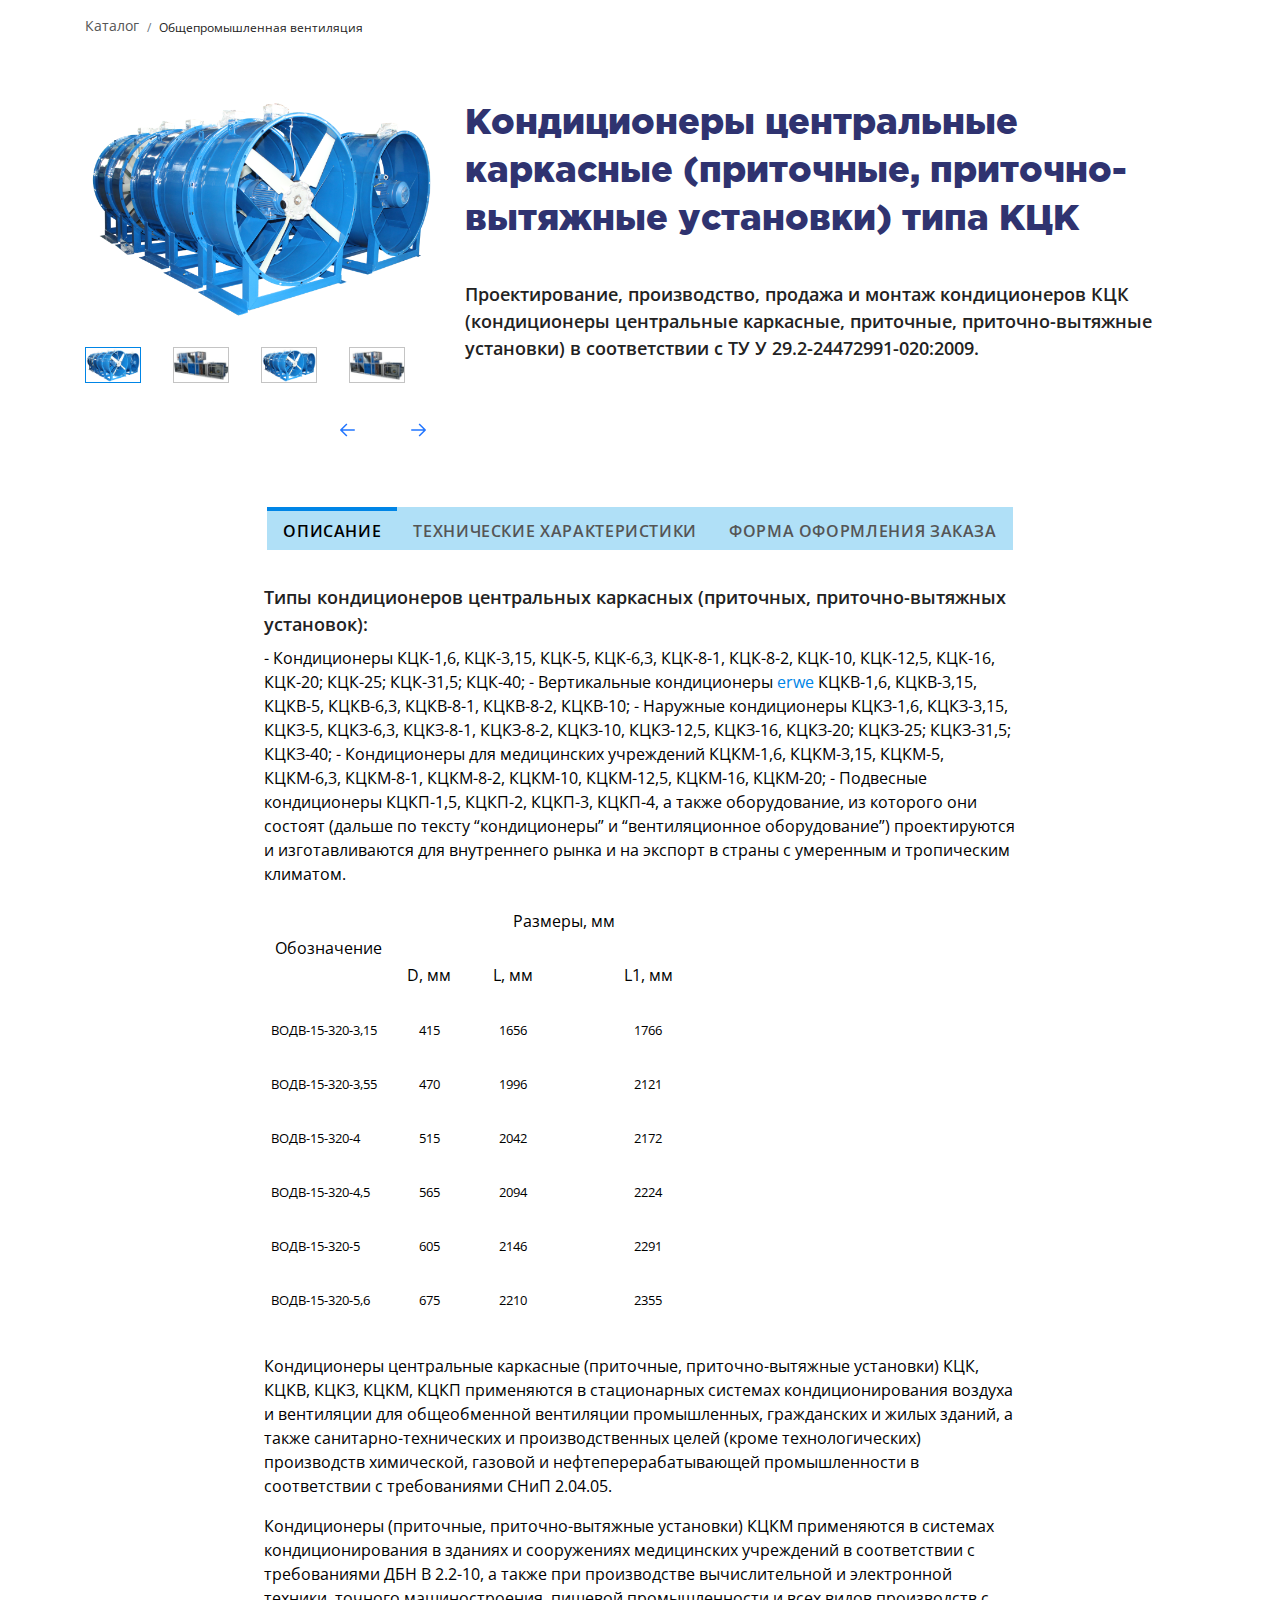
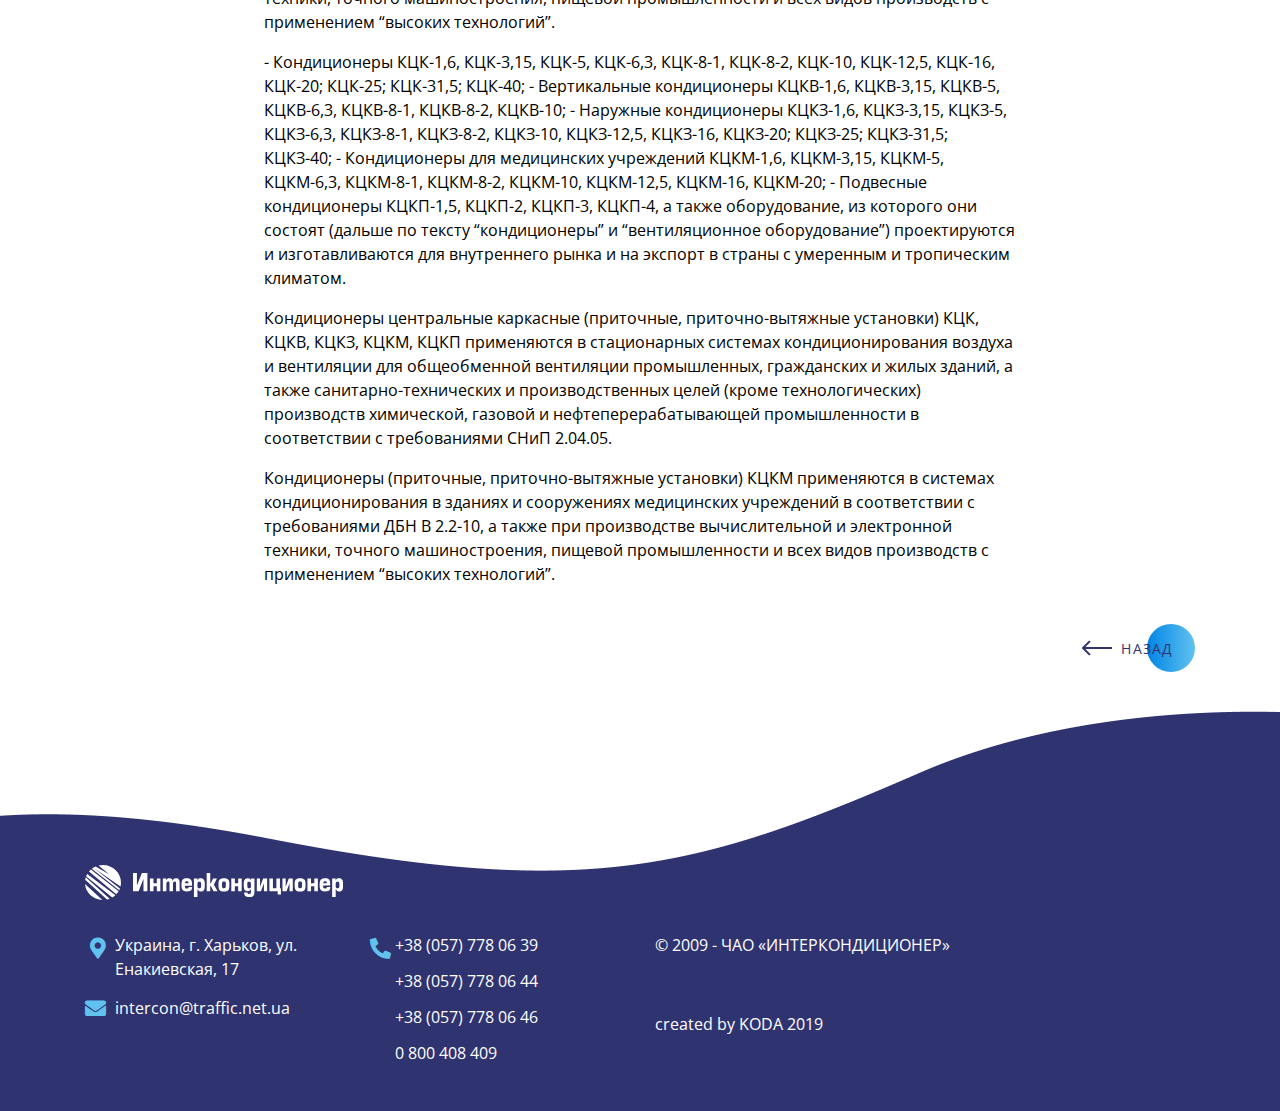
<file: product.html>
<!doctype html>
<html lang="en">
<head>
    <meta charset="utf-8">
    <meta name="viewport" content="width=device-width, initial-scale=1.0">
    <title>Интеркондиционер</title>
    <meta name="description" content="">
    <meta name="author" content="">
    <link rel="shortcut icon" href="favicon.ico" type="image/x-icon">
    <link rel="stylesheet" href="css/fontawesome.min.css">
    <link rel="stylesheet" href="css/bootstrap.min.css">
    <link rel="stylesheet" href="css/jquery.fancybox.min.css">
    <link rel="stylesheet" href="css/main.css">
</head>
<body>
<main class="product">
    <div class="container">
        <nav aria-label="breadcrumb">
            <ol class="breadcrumb">
                <li class="breadcrumb-item"><a href="#">Каталог</a></li>
                <li class="breadcrumb-item active" aria-current="page">Общепромышленная вентиляция</li>
            </ol>
        </nav>
        <div class="row">
            <div class="col-md-6 col-lg-4">
                <div class="product-slider">
                    <div class="preview-slider">
                        <div>
                            <a href="media/main-banner-img.png"
                               data-fancybox="product"
                               class="review-thumb">
                                <img src="media/main-banner-img.png" alt="">
                            </a>
                        </div>
                        <div>
                            <a href="media/home-catalog/4.png"
                               data-fancybox="product"
                               class="review-thumb">
                                <img src="media/home-catalog/4.png" alt="">
                            </a>
                        </div>
                        <div>
                            <a href="media/main-banner-img.png"
                               data-fancybox="product"
                               class="review-thumb">
                                <img src="media/main-banner-img.png" alt="">
                            </a>
                        </div>
                        <div>
                            <a href="media/home-catalog/4.png"
                               data-fancybox="product"
                               class="review-thumb">
                                <img src="media/home-catalog/4.png" alt="">
                            </a>
                        </div>
                        <div>
                            <a href="media/main-banner-img.png"
                               data-fancybox="product"
                               class="review-thumb">
                                <img src="media/main-banner-img.png" alt="">
                            </a>
                        </div>
                    </div>
                </div>
                <div class="thumb-slider">
                    <div><img src="media/main-banner-img.png" alt=""></div>
                    <div><img src="media/home-catalog/4.png" alt=""></div>
                    <div><img src="media/main-banner-img.png" alt=""></div>
                    <div><img src="media/home-catalog/4.png" alt=""></div>
                    <div><img src="media/main-banner-img.png" alt=""></div>
                </div>
                <div class="banner_paginator">
                    <div class="prev">
                        <span class="link--arrowed">
                            <svg class="arrow-icon" xmlns="http://www.w3.org/2000/svg" width="32" height="32" viewBox="0 0 32 32">
                                <g fill="none" stroke="#2175FF" stroke-width="1.5" stroke-linejoin="round" stroke-miterlimit="10">
                                    <circle class="arrow-icon--circle" cx="16" cy="16" r="15.12"></circle>
                                    <path class="arrow-icon--arrow" d="M16.14 9.93L22.21 16l-6.07 6.07M8.23 16h13.98"></path>
                                </g>
                            </svg>
                        </span>
                    </div>
                    <div class="next">
                        <span class="link--arrowed">
                            <svg class="arrow-icon" xmlns="http://www.w3.org/2000/svg" width="32" height="32" viewBox="0 0 32 32">
                                <g fill="none" stroke="#2175FF" stroke-width="1.5" stroke-linejoin="round" stroke-miterlimit="10">
                                    <circle class="arrow-icon--circle" cx="16" cy="16" r="15.12"></circle>
                                    <path class="arrow-icon--arrow" d="M16.14 9.93L22.21 16l-6.07 6.07M8.23 16h13.98"></path>
                                </g>
                            </svg>
                        </span>
                    </div>
                </div>
            </div>
            <div class="col-md-6 col-lg-8 short-descr">
                <h1>Кондиционеры центральные каркасные (приточные, приточно-вытяжные установки) типа КЦК</h1>
                <p>Проектирование, производство, продажа и монтаж кондиционеров КЦК (кондиционеры центральные каркасные, приточные, приточно-вытяжные установки) в соответствии с ТУ
                    У 29.2-24472991-020:2009.</p>
            </div>
        </div>
        <div class="product-description">
            <ul class="nav nav-tabs" id="product" role="tablist">
                <li class="nav-item">
                    <a class="nav-link active" data-toggle="tab" href="#a" role="tab" aria-selected="true">Описание</a>
                </li>
                <li class="nav-item">
                    <a class="nav-link" data-toggle="tab" href="#b" role="tab" aria-selected="false">Технические характеристики</a>
                </li>
                <li class="nav-item">
                    <a class="nav-link" data-toggle="tab" href="#c" role="tab" aria-selected="false">Форма оформления заказа</a>
                </li>
            </ul>
            <div class="tab-content" id="productContent">
                <div class="tab-pane fade show active" id="a" role="tabpanel" aria-labelledby="a">
                    <h3>Типы кондиционеров центральных каркасных (приточных, приточно-вытяжных установок):</h3>
                    <p>- Кондиционеры КЦК-1,6, КЦК-3,15, КЦК-5, КЦК-6,3, КЦК-8-1, КЦК-8-2, КЦК-10, КЦК-12,5, КЦК-16, КЦК-20; КЦК-25; КЦК-31,5; КЦК-40; - Вертикальные кондиционеры <a href="">erwe</a>
                        КЦКВ-1,6, КЦКВ-3,15, КЦКВ-5, КЦКВ-6,3, КЦКВ-8-1, КЦКВ-8-2, КЦКВ-10; - Наружные кондиционеры КЦКЗ-1,6, КЦКЗ-3,15, КЦКЗ-5, КЦКЗ-6,3, КЦКЗ-8-1, КЦКЗ-8-2,
                        КЦКЗ-10, КЦКЗ-12,5, КЦКЗ-16, КЦКЗ-20; КЦКЗ-25; КЦКЗ-31,5; КЦКЗ-40; - Кондиционеры для медицинских учреждений КЦКМ-1,6, КЦКМ-3,15, КЦКМ-5, КЦКМ-6,3,
                        КЦКМ-8-1, КЦКМ-8-2, КЦКМ-10, КЦКМ-12,5, КЦКМ-16, КЦКМ-20; - Подвесные кондиционеры КЦКП-1,5, КЦКП-2, КЦКП-3, КЦКП-4, а также оборудование, из которого они
                        состоят (дальше по тексту “кондиционеры” и “вентиляционное оборудование”) проектируются и изготавливаются для внутреннего рынка и на экспорт в страны с
                        умеренным и тропическим климатом. </p>
                    <table width="471" cellspacing="0" cellpadding="7">
                        <colgroup>
                            <col width="120">
                            <col width="62">
                            <col width="82">
                            <col width="149"> </colgroup>
                        <tbody>
                        <tr>
                            <td rowspan="2" width="120">
                                <p class="western" align="center">Обозначение</p>
                            </td>
                            <td colspan="3" valign="top" width="321">
                                <p class="western" align="center">Размеры, мм</p>
                            </td>
                        </tr>
                        <tr>
                            <td width="62">
                                <p class="western" align="center"><span lang="en-US">D</span>, мм</p>
                            </td>
                            <td width="82">
                                <p class="western" align="center"><span lang="en-US">L</span>, мм</p>
                            </td>
                            <td valign="top" width="149">
                                <p class="western" align="center"><span lang="en-US">L</span>1, мм</p>
                            </td>
                        </tr>
                        <tr>
                            <td valign="top" width="120">
                                <p class="western"><span style="font-size: small;">ВОДВ-15-320-3,15</span></p>
                            </td>
                            <td width="62">
                                <p class="western" align="center"><span style="font-size: small;">415</span></p>
                            </td>
                            <td width="82">
                                <p class="western" align="center"><span style="font-size: small;">1656</span></p>
                            </td>
                            <td width="149">
                                <p class="western" align="center"><span style="font-size: small;">1766</span></p>
                            </td>
                        </tr>
                        <tr>
                            <td valign="top" width="120">
                                <p class="western"><span style="font-size: small;">ВОДВ-15-320-3,55</span></p>
                            </td>
                            <td width="62">
                                <p class="western" align="center"><span style="font-size: small;">470</span></p>
                            </td>
                            <td width="82">
                                <p class="western" align="center"><span style="font-size: small;">1996</span></p>
                            </td>
                            <td width="149">
                                <p class="western" align="center"><span style="font-size: small;">2121</span></p>
                            </td>
                        </tr>
                        <tr>
                            <td valign="top" width="120">
                                <p class="western"><span style="font-size: small;">ВОДВ-15-320-4</span></p>
                            </td>
                            <td width="62">
                                <p class="western" align="center"><span style="font-size: small;">515</span></p>
                            </td>
                            <td width="82">
                                <p class="western" align="center"><span style="font-size: small;">2042</span></p>
                            </td>
                            <td width="149">
                                <p class="western" align="center"><span style="font-size: small;">2172</span></p>
                            </td>
                        </tr>
                        <tr>
                            <td valign="top" width="120">
                                <p class="western"><span style="font-size: small;">ВОДВ-15-320-4,5</span></p>
                            </td>
                            <td width="62">
                                <p class="western" align="center"><span style="font-size: small;">565</span></p>
                            </td>
                            <td width="82">
                                <p class="western" align="center"><span style="font-size: small;">2094</span></p>
                            </td>
                            <td width="149">
                                <p class="western" align="center"><span style="font-size: small;">2224</span></p>
                            </td>
                        </tr>
                        <tr>
                            <td valign="top" width="120">
                                <p class="western"><span style="font-size: small;">ВОДВ-15-320-5</span></p>
                            </td>
                            <td width="62">
                                <p class="western" align="center"><span style="font-size: small;">605</span></p>
                            </td>
                            <td width="82">
                                <p class="western" align="center"><span style="font-size: small;">2146</span></p>
                            </td>
                            <td width="149">
                                <p class="western" align="center"><span style="font-size: small;">2291</span></p>
                            </td>
                        </tr>
                        <tr>
                            <td valign="top" width="120">
                                <p class="western"><span style="font-size: small;">ВОДВ-15-320-5,6</span></p>
                            </td>
                            <td width="62">
                                <p class="western" align="center"><span style="font-size: small;">675</span></p>
                            </td>
                            <td width="82">
                                <p class="western" align="center"><span style="font-size: small;">2210</span></p>
                            </td>
                            <td width="149">
                                <p class="western" align="center"><span style="font-size: small;">2355</span></p>
                            </td>
                        </tr>
                        </tbody>
                    </table>
                    <p>Кондиционеры центральные каркасные (приточные, приточно-вытяжные установки) КЦК, КЦКВ, КЦКЗ, КЦКМ, КЦКП применяются в стационарных системах кондиционирования
                        воздуха и вентиляции для общеобменной вентиляции промышленных, гражданских и жилых зданий, а также санитарно-технических и производственных целей (кроме
                        технологических) производств химической, газовой и нефтеперерабатывающей промышленности в соответствии с требованиями СНиП 2.04.05. </p>
                    <p>Кондиционеры (приточные, приточно-вытяжные установки) КЦКМ применяются в системах кондиционирования в зданиях и сооружениях медицинских учреждений в
                        соответствии с требованиями ДБН В 2.2-10, а также при производстве вычислительной и электронной техники, точного машиностроения, пищевой промышленности и
                        всех видов производств с применением “высоких технологий”.</p>
                    <p>- Кондиционеры КЦК-1,6, КЦК-3,15, КЦК-5, КЦК-6,3, КЦК-8-1, КЦК-8-2, КЦК-10, КЦК-12,5, КЦК-16, КЦК-20; КЦК-25; КЦК-31,5; КЦК-40; - Вертикальные кондиционеры
                        КЦКВ-1,6, КЦКВ-3,15, КЦКВ-5, КЦКВ-6,3, КЦКВ-8-1, КЦКВ-8-2, КЦКВ-10; - Наружные кондиционеры КЦКЗ-1,6, КЦКЗ-3,15, КЦКЗ-5, КЦКЗ-6,3, КЦКЗ-8-1, КЦКЗ-8-2,
                        КЦКЗ-10, КЦКЗ-12,5, КЦКЗ-16, КЦКЗ-20; КЦКЗ-25; КЦКЗ-31,5; КЦКЗ-40; - Кондиционеры для медицинских учреждений КЦКМ-1,6, КЦКМ-3,15, КЦКМ-5, КЦКМ-6,3,
                        КЦКМ-8-1, КЦКМ-8-2, КЦКМ-10, КЦКМ-12,5, КЦКМ-16, КЦКМ-20; - Подвесные кондиционеры КЦКП-1,5, КЦКП-2, КЦКП-3, КЦКП-4, а также оборудование, из которого они
                        состоят (дальше по тексту “кондиционеры” и “вентиляционное оборудование”) проектируются и изготавливаются для внутреннего рынка и на экспорт в страны с
                        умеренным и тропическим климатом. </p>
                    <p>Кондиционеры центральные каркасные (приточные, приточно-вытяжные установки) КЦК, КЦКВ, КЦКЗ, КЦКМ, КЦКП применяются в стационарных системах кондиционирования
                        воздуха и вентиляции для общеобменной вентиляции промышленных, гражданских и жилых зданий, а также санитарно-технических и производственных целей (кроме
                        технологических) производств химической, газовой и нефтеперерабатывающей промышленности в соответствии с требованиями СНиП 2.04.05. </p>
                    <p>Кондиционеры (приточные, приточно-вытяжные установки) КЦКМ применяются в системах кондиционирования в зданиях и сооружениях медицинских учреждений в
                        соответствии с требованиями ДБН В 2.2-10, а также при производстве вычислительной и электронной техники, точного машиностроения, пищевой промышленности и
                        всех видов производств с применением “высоких технологий”.</p>
                </div>
                <div class="tab-pane fade" id="b" role="tabpanel" aria-labelledby="b">
                    <table>
                        <tr>
                            <td>FansPortable</td>
                            <td>
                                <div class="gradient-btn">
                                    <a href="" download="">Скачать</a>
                                </div>
                            </td>
                            <td></td>
                        </tr>
                        <tr>
                            <td>инструкция</td>
                            <td>
                                <div class="gradient-btn">
                                    <a href="" download="">Скачать</a>
                                </div>
                            </td>
                            <td>
                                <div class="border-btn">
                                    <a href="" target="_blank">Посмотреть</a>
                                </div>
                            </td>
                        </tr>
                        <tr>
                            <td>обновление к БД (24.04.2019)</td>
                            <td>
                                <div class="gradient-btn">
                                    <a href="" download="">Скачать</a>
                                </div>
                            </td>
                            <td></td>
                        </tr>
                    </table>
                </div>
                <div class="tab-pane fade" id="c" role="tabpanel" aria-labelledby="c">
                    <img src="media/order-form.png" alt="">
                </div>
            </div>
        </div>
        <div class="product-description-sm">
            <div class="accordion" id="accordion">
                <div class="card">
                    <div class="card-header" id="headingOne">

                            <button class="btn collapsed" type="button" data-toggle="collapse" data-target="#collapseOne" aria-expanded="false" aria-controls="collapseOne">
                                Описание
                            </button>

                    </div>

                    <div id="collapseOne" class="collapse" aria-labelledby="headingOne" data-parent="#accordion">
                        <div class="card-body tab-content">
                            <h3>Типы кондиционеров центральных каркасных (приточных, приточно-вытяжных установок):</h3>
                            <p> - Кондиционеры КЦК-1,6, КЦК-3,15, КЦК-5, КЦК-6,3, КЦК-8-1, КЦК-8-2, КЦК-10, КЦК-12,5, КЦК-16, КЦК-20; КЦК-25; КЦК-31,5; КЦК-40; - Вертикальные
                                кондиционеры

                                КЦКВ-1,6, КЦКВ-3,15, КЦКВ-5, КЦКВ-6,3, КЦКВ-8-1, КЦКВ-8-2, КЦКВ-10; - Наружные кондиционеры КЦКЗ-1,6, КЦКЗ-3,15, КЦКЗ-5, КЦКЗ-6,3, КЦКЗ-8-1, КЦКЗ-8-2,
                                КЦКЗ-10, КЦКЗ-12,5, КЦКЗ-16, КЦКЗ-20; КЦКЗ-25; КЦКЗ-31,5; КЦКЗ-40; - Кондиционеры для медицинских учреждений КЦКМ-1,6, КЦКМ-3,15, КЦКМ-5, КЦКМ-6,3,
                                КЦКМ-8-1, КЦКМ-8-2, КЦКМ-10, КЦКМ-12,5, КЦКМ-16, КЦКМ-20; - Подвесные кондиционеры КЦКП-1,5, КЦКП-2, КЦКП-3, КЦКП-4, а также оборудование, из которого они
                                состоят (дальше по тексту “кондиционеры” и “вентиляционное оборудование”) проектируются и изготавливаются для внутреннего рынка и на экспорт в страны с
                                умеренным и тропическим климатом. </p>
                            <table width="471" cellspacing="0" cellpadding="7">
                                <colgroup>
                                    <col width="120">
                                    <col width="62">
                                    <col width="82">
                                    <col width="149"> </colgroup>
                                <tbody>
                                <tr>
                                    <td rowspan="2" width="120">
                                        <p class="western" align="center">Обозначение</p>
                                    </td>
                                    <td colspan="3" valign="top" width="321">
                                        <p class="western" align="center">Размеры, мм</p>
                                    </td>
                                </tr>
                                <tr>
                                    <td width="62">
                                        <p class="western" align="center"><span lang="en-US">D</span>, мм</p>
                                    </td>
                                    <td width="82">
                                        <p class="western" align="center"><span lang="en-US">L</span>, мм</p>
                                    </td>
                                    <td valign="top" width="149">
                                        <p class="western" align="center"><span lang="en-US">L</span>1, мм</p>
                                    </td>
                                </tr>
                                <tr>
                                    <td valign="top" width="120">
                                        <p class="western"><span style="font-size: small;">ВОДВ-15-320-3,15</span></p>
                                    </td>
                                    <td width="62">
                                        <p class="western" align="center"><span style="font-size: small;">415</span></p>
                                    </td>
                                    <td width="82">
                                        <p class="western" align="center"><span style="font-size: small;">1656</span></p>
                                    </td>
                                    <td width="149">
                                        <p class="western" align="center"><span style="font-size: small;">1766</span></p>
                                    </td>
                                </tr>
                                <tr>
                                    <td valign="top" width="120">
                                        <p class="western"><span style="font-size: small;">ВОДВ-15-320-3,55</span></p>
                                    </td>
                                    <td width="62">
                                        <p class="western" align="center"><span style="font-size: small;">470</span></p>
                                    </td>
                                    <td width="82">
                                        <p class="western" align="center"><span style="font-size: small;">1996</span></p>
                                    </td>
                                    <td width="149">
                                        <p class="western" align="center"><span style="font-size: small;">2121</span></p>
                                    </td>
                                </tr>
                                <tr>
                                    <td valign="top" width="120">
                                        <p class="western"><span style="font-size: small;">ВОДВ-15-320-4</span></p>
                                    </td>
                                    <td width="62">
                                        <p class="western" align="center"><span style="font-size: small;">515</span></p>
                                    </td>
                                    <td width="82">
                                        <p class="western" align="center"><span style="font-size: small;">2042</span></p>
                                    </td>
                                    <td width="149">
                                        <p class="western" align="center"><span style="font-size: small;">2172</span></p>
                                    </td>
                                </tr>
                                <tr>
                                    <td valign="top" width="120">
                                        <p class="western"><span style="font-size: small;">ВОДВ-15-320-4,5</span></p>
                                    </td>
                                    <td width="62">
                                        <p class="western" align="center"><span style="font-size: small;">565</span></p>
                                    </td>
                                    <td width="82">
                                        <p class="western" align="center"><span style="font-size: small;">2094</span></p>
                                    </td>
                                    <td width="149">
                                        <p class="western" align="center"><span style="font-size: small;">2224</span></p>
                                    </td>
                                </tr>
                                <tr>
                                    <td valign="top" width="120">
                                        <p class="western"><span style="font-size: small;">ВОДВ-15-320-5</span></p>
                                    </td>
                                    <td width="62">
                                        <p class="western" align="center"><span style="font-size: small;">605</span></p>
                                    </td>
                                    <td width="82">
                                        <p class="western" align="center"><span style="font-size: small;">2146</span></p>
                                    </td>
                                    <td width="149">
                                        <p class="western" align="center"><span style="font-size: small;">2291</span></p>
                                    </td>
                                </tr>
                                <tr>
                                    <td valign="top" width="120">
                                        <p class="western"><span style="font-size: small;">ВОДВ-15-320-5,6</span></p>
                                    </td>
                                    <td width="62">
                                        <p class="western" align="center"><span style="font-size: small;">675</span></p>
                                    </td>
                                    <td width="82">
                                        <p class="western" align="center"><span style="font-size: small;">2210</span></p>
                                    </td>
                                    <td width="149">
                                        <p class="western" align="center"><span style="font-size: small;">2355</span></p>
                                    </td>
                                </tr>
                                </tbody>
                            </table>
                            <p>Кондиционеры центральные каркасные (приточные, приточно-вытяжные установки) КЦК, КЦКВ, КЦКЗ, КЦКМ, КЦКП применяются в стационарных системах кондиционирования
                                воздуха и вентиляции для общеобменной вентиляции промышленных, гражданских и жилых зданий, а также санитарно-технических и производственных целей (кроме
                                технологических) производств химической, газовой и нефтеперерабатывающей промышленности в соответствии с требованиями СНиП 2.04.05. </p>
                            <p>Кондиционеры (приточные, приточно-вытяжные установки) КЦКМ применяются в системах кондиционирования в зданиях и сооружениях медицинских учреждений в
                                соответствии с требованиями ДБН В 2.2-10, а также при производстве вычислительной и электронной техники, точного машиностроения, пищевой промышленности и
                                всех видов производств с применением “высоких технологий”.</p>
                            <p>- Кондиционеры КЦК-1,6, КЦК-3,15, КЦК-5, КЦК-6,3, КЦК-8-1, КЦК-8-2, КЦК-10, КЦК-12,5, КЦК-16, КЦК-20; КЦК-25; КЦК-31,5; КЦК-40; - Вертикальные кондиционеры
                                КЦКВ-1,6, КЦКВ-3,15, КЦКВ-5, КЦКВ-6,3, КЦКВ-8-1, КЦКВ-8-2, КЦКВ-10; - Наружные кондиционеры КЦКЗ-1,6, КЦКЗ-3,15, КЦКЗ-5, КЦКЗ-6,3, КЦКЗ-8-1, КЦКЗ-8-2,
                                КЦКЗ-10, КЦКЗ-12,5, КЦКЗ-16, КЦКЗ-20; КЦКЗ-25; КЦКЗ-31,5; КЦКЗ-40; - Кондиционеры для медицинских учреждений КЦКМ-1,6, КЦКМ-3,15, КЦКМ-5, КЦКМ-6,3,
                                КЦКМ-8-1, КЦКМ-8-2, КЦКМ-10, КЦКМ-12,5, КЦКМ-16, КЦКМ-20; - Подвесные кондиционеры КЦКП-1,5, КЦКП-2, КЦКП-3, КЦКП-4, а также оборудование, из которого они
                                состоят (дальше по тексту “кондиционеры” и “вентиляционное оборудование”) проектируются и изготавливаются для внутреннего рынка и на экспорт в страны с
                                умеренным и тропическим климатом. </p>
                            <p>Кондиционеры центральные каркасные (приточные, приточно-вытяжные установки) КЦК, КЦКВ, КЦКЗ, КЦКМ, КЦКП применяются в стационарных системах кондиционирования
                                воздуха и вентиляции для общеобменной вентиляции промышленных, гражданских и жилых зданий, а также санитарно-технических и производственных целей (кроме
                                технологических) производств химической, газовой и нефтеперерабатывающей промышленности в соответствии с требованиями СНиП 2.04.05. </p>
                            <p>Кондиционеры (приточные, приточно-вытяжные установки) КЦКМ применяются в системах кондиционирования в зданиях и сооружениях медицинских учреждений в
                                соответствии с требованиями ДБН В 2.2-10, а также при производстве вычислительной и электронной техники, точного машиностроения, пищевой промышленности и
                                всех видов производств с применением “высоких технологий”.</p>
                        </div>
                    </div>
                </div>
                <div class="card">
                    <div class="card-header" id="headingTwo">
                            <button class="btn collapsed" type="button" data-toggle="collapse" data-target="#collapseTwo" aria-expanded="false" aria-controls="collapseTwo">
                                Технические характеристики
                            </button>
                    </div>
                    <div id="collapseTwo" class="collapse" aria-labelledby="headingTwo" data-parent="#accordion">
                        <div class="card-body tab-content">
                            <table>
                                <tr>
                                    <td>FansPortable</td>
                                    <td colspan="2">Программа предназначена для DeskTop версии</td>
                                </tr>
                                <tr>
                                    <td>инструкция</td>
                                    <td>
                                        <div class="gradient-btn">
                                            <a href="" download="">Скачать</a>
                                        </div>
                                    </td>
                                    <td>
                                        <div class="border-btn">
                                            <a href="" target="_blank">Посмотреть</a>
                                        </div>
                                    </td>
                                </tr>
                                <tr>
                                    <td>обновление к БД (24.04.2019)</td>
                                    <td colspan="2">Программа предназначена для DeskTop версии</td>
                                </tr>
                            </table>
                        </div>
                    </div>
                </div>
                <div class="card">
                    <div class="card-header" id="headingThree">
                            <button class="btn collapsed" type="button" data-toggle="collapse" data-target="#collapseThree" aria-expanded="false" aria-controls="collapseThree">
                                Форма оформления заказа
                            </button>
                    </div>
                    <div id="collapseThree" class="collapse" aria-labelledby="headingThree" data-parent="#accordion">
                        <div class="card-body tab-content">
                            <img src="media/order-form.png" alt="">
                        </div>
                    </div>
                </div>
            </div>
        </div>
        <div class="back-btn">
            <a href="#" class="cta">
                <img src="media/arrow_left_default.svg" alt="">
                <span>назад</span>
            </a>
        </div>
    </div>
</main>


<footer>
    <div class="container">
        <div class="footer-logo">
            <img src="media/logo-white.svg" alt="">
        </div>
        <div class="row">
            <div class="col-md-3">
                <div class="address">
                    Украина, г. Харьков, ул. Енакиевская, 17
                </div>
                <div class="mail">
                    <a href="mailto:intercon@traffic.net.ua">
                        intercon@traffic.net.ua
                    </a>
                </div>
            </div>
            <div class="col-md-3">
                <div class="phones">
                    <a href="tel:+380577780639">+38 (057) 778 06 39</a>
                    <a href="tel:+380577780644">+38 (057) 778 06 44</a>
                    <a href="tel:+380577780646">+38 (057) 778 06 46</a>
                    <a href="tel:0800408409">0 800 408 409</a>
                </div>
            </div>
            <div class="col-md-6">
                <div class="footer-info">
                     <span>
                    &copy; 2009 -
                    <span class="current-year">

                    </span>
                    ЧАО «ИНТЕРКОНДИЦИОНЕР»
                </span>
                    <span>created by <a href="https://www.koda-ltd.com/">KODA </a>2019</span>
                </div>
            </div>
        </div>
    </div>
</footer>

<script src="js/jquery-3.4.1.min.js"></script>
<script src="js/jquery.fancybox.min.js"></script>
<script src="../js/popper.min.js"></script>
<script src="js/bootstrap.min.js"></script>
<script src="js/slick.min.js"></script>
<script src="js/jquery.inputmask.min.js"></script>
<script src="js/main.js"></script>
</body>
</html>
</file>
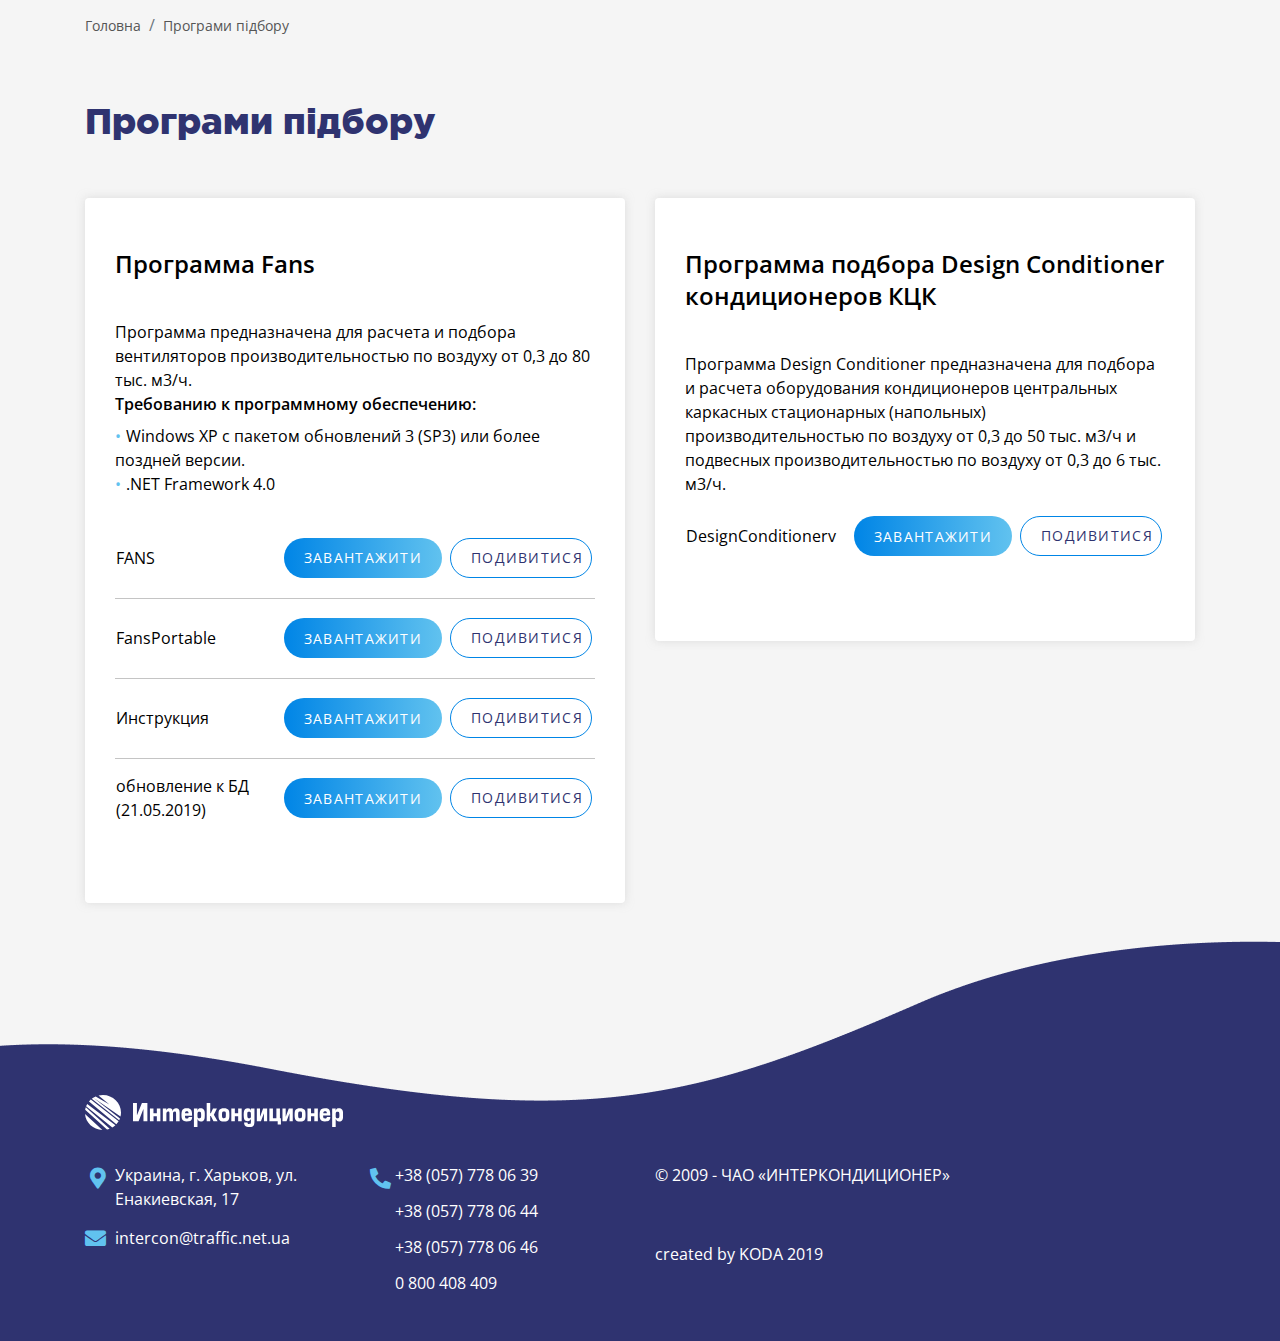
<file: program.html>
<!doctype html>
<html lang="en">
<head>
    <meta charset="utf-8">
    <meta name="viewport" content="width=device-width, initial-scale=1.0">
    <title>Интеркондиционер</title>
    <meta name="description" content="">
    <meta name="author" content="">
    <link rel="shortcut icon" href="favicon.ico" type="image/x-icon">
    <link rel="stylesheet" href="css/fontawesome.min.css">
    <link rel="stylesheet" href="css/bootstrap.min.css">
    <link rel="stylesheet" href="css/main.css">
</head>
<body>
<main class="program">
    <div class="container">

        <nav aria-label="breadcrumb">
            <ol class="breadcrumb">

                <li class="breadcrumb-item"><a href="/ua">Головна</a></li><li class="breadcrumb-item"><a href="http://interconditioner.test-domain1.in.ua/ua/category/programmy-podbora/">Програми підбору</a></li>
            </ol>
        </nav>

        <h1>Програми підбору</h1>
        <div class="row">

            <div class="col-xl-6">
                <div class="program-descr-wrap">
                    <h2>Программа Fans</h2>
                    <div class="program-descr">
                        Программа предназначена для расчета и подбора вентиляторов производительностью по воздуху от 0,3 до 80 тыс. м3/ч.
                        <h4>Требованию к программному обеспечению:</h4>
                        <ul>
                            <li>Windows XP с пакетом обновлений 3 (SP3) или более поздней версии.</li>
                            <li>.NET Framework 4.0</li>
                        </ul>                            <table>
                        <tbody><tr>
                            <td>FANS</td>
                            <td>
                                <div class="gradient-btn">
                                    <a href="http://interconditioner.test-domain1.in.ua/wp-content/uploads/2019/06/Fans.exe" download="">Завантажити</a>
                                </div>
                            </td>
                            <td>
                                <div class="border-btn">
                                    <a href="http://interconditioner.test-domain1.in.ua/wp-content/uploads/2019/06/Fans.exe" target="_blank">Подивитися</a>
                                </div>
                            </td>
                            <td></td>
                        </tr>
                        <tr>
                            <td>FansPortable</td>
                            <td>
                                <div class="gradient-btn">
                                    <a href="http://interconditioner.test-domain1.in.ua/wp-content/uploads/2019/06/FansPortable.exe" download="">Завантажити</a>
                                </div>
                            </td>
                            <td>
                                <div class="border-btn">
                                    <a href="http://interconditioner.test-domain1.in.ua/wp-content/uploads/2019/06/FansPortable.exe" target="_blank">Подивитися</a>
                                </div>
                            </td>
                            <td></td>
                        </tr>
                        <tr>
                            <td>Инструкция</td>
                            <td>
                                <div class="gradient-btn">
                                    <a href="http://interconditioner.test-domain1.in.ua/wp-content/uploads/2019/06/manual.pdf" download="">Завантажити</a>
                                </div>
                            </td>
                            <td>
                                <div class="border-btn">
                                    <a href="http://interconditioner.test-domain1.in.ua/wp-content/uploads/2019/06/manual.pdf" target="_blank">Подивитися</a>
                                </div>
                            </td>
                            <td></td>
                        </tr>
                        <tr>
                            <td>обновление к БД (21.05.2019)</td>
                            <td>
                                <div class="gradient-btn">
                                    <a href="http://interconditioner.test-domain1.in.ua/wp-content/uploads/2019/06/fans.db" download="">Завантажити</a>
                                </div>
                            </td>
                            <td>
                                <div class="border-btn">
                                    <a href="http://interconditioner.test-domain1.in.ua/wp-content/uploads/2019/06/fans.db" target="_blank">Подивитися</a>
                                </div>
                            </td>
                            <td></td>
                        </tr>
                        </tbody></table>
                    </div>
                </div>
            </div>
            <div class="col-xl-6">
                <div class="program-descr-wrap">
                    <h2>Программа подбора Design Conditioner кондиционеров КЦК</h2>
                    <div class="program-descr">
                        Программа Design Conditioner предназначена для подбора и расчета оборудования кондиционеров центральных каркасных стационарных (напольных) производительностью по воздуху от 0,3 до 50 тыс. м3/ч и подвесных производительностью по воздуху от 0,3 до 6 тыс. м3/ч.                            <table>
                        <tbody><tr>
                            <td>DesignConditionerv</td>
                            <td>
                                <div class="gradient-btn">
                                    <a href="http://interconditioner.test-domain1.in.ua/wp-content/uploads/2019/06/DesignConditionerv-1.zip" download="">Завантажити</a>
                                </div>
                            </td>
                            <td>
                                <div class="border-btn">
                                    <a href="http://interconditioner.test-domain1.in.ua/wp-content/uploads/2019/06/DesignConditionerv-1.zip" target="_blank">Подивитися</a>
                                </div>
                            </td>
                            <td></td>
                        </tr>
                        </tbody></table>
                    </div>
                </div>
            </div>
        </div>
    </div>
</main>
<footer>
    <div class="container">
        <div class="footer-logo">
            <img src="media/logo-white.svg" alt="">
        </div>
        <div class="row">
            <div class="col-md-3">
                <div class="address">
                    Украина, г. Харьков, ул. Енакиевская, 17
                </div>
                <div class="mail">
                    <a href="mailto:intercon@traffic.net.ua">
                        intercon@traffic.net.ua
                    </a>
                </div>
            </div>
            <div class="col-md-3">
                <div class="phones">
                    <a href="tel:+380577780639">+38 (057) 778 06 39</a>
                    <a href="tel:+380577780644">+38 (057) 778 06 44</a>
                    <a href="tel:+380577780646">+38 (057) 778 06 46</a>
                    <a href="tel:0800408409">0 800 408 409</a>
                </div>
            </div>
            <div class="col-md-6">
                <div class="footer-info">
                     <span>
                    &copy; 2009 -
                    <span class="current-year">

                    </span>
                    ЧАО «ИНТЕРКОНДИЦИОНЕР»
                </span>
                    <span>created by <a href="https://www.koda-ltd.com/">KODA </a>2019</span>
                </div>
            </div>
        </div>
    </div>
</footer>

<script src="js/jquery-3.4.1.min.js"></script>
<script src="js/popper.min.js"></script>
<script src="js/bootstrap.min.js"></script>
<script src="js/slick.min.js"></script>
<script src="js/main.js"></script>
</body>
</html>
</file>
<file: css/main.css>
@charset "UTF-8";@import url("https://fonts.googleapis.com/css?family=Raleway:400,800&display=swap");@import url("https://fonts.googleapis.com/css?family=Open+Sans:300,400,700&display=swap");#preloader{min-height:100vh;display:-webkit-box;display:-ms-flexbox;display:flex;-webkit-box-pack:center;-ms-flex-pack:center;justify-content:center;-webkit-box-align:center;-ms-flex-align:center;align-items:center;background:#fff;z-index:99;position:fixed;width:100%}.infinity{width:120px;height:60px;position:relative}.infinity div,.infinity span{position:absolute}.infinity div{top:0;left:50%;width:60px;height:60px;-webkit-animation:rotate 6.9s linear infinite;animation:rotate 6.9s linear infinite}.infinity div span{left:-8px;top:50%;margin:-8px 0 0 0;width:16px;height:16px;display:block;background:#2F3370;-webkit-box-shadow:2px 2px 8px rgba(47, 51, 112, 0.09);box-shadow:2px 2px 8px rgba(47, 51, 112, 0.09);border-radius:50%;-webkit-transform:rotate(90deg);-ms-transform:rotate(90deg);transform:rotate(90deg);-webkit-animation:move 6.9s linear infinite;animation:move 6.9s linear infinite}.infinity div span:after,.infinity div span:before{content:'';position:absolute;display:block;border-radius:50%;width:14px;height:14px;background:inherit;top:50%;left:50%;margin:-7px 0 0 -7px;-webkit-box-shadow:inherit;box-shadow:inherit}.infinity div span:before{-webkit-animation:drop1 .8s linear infinite;animation:drop1 .8s linear infinite}.infinity div span:after{-webkit-animation:drop2 .8s linear infinite .4s;animation:drop2 .8s linear infinite .4s}.infinity div:nth-child(2){-webkit-animation-delay:-2.3s;animation-delay:-2.3s}.infinity div:nth-child(2) span{-webkit-animation-delay:-2.3s;animation-delay:-2.3s}.infinity div:nth-child(3){-webkit-animation-delay:-4.6s;animation-delay:-4.6s}.infinity div:nth-child(3) span{-webkit-animation-delay:-4.6s;animation-delay:-4.6s}.infinityChrome{width:128px;height:60px}.infinityChrome div{position:absolute;width:16px;height:16px;background:#2F3370;-webkit-box-shadow:2px 2px 8px rgba(47, 51, 112, 0.09);box-shadow:2px 2px 8px rgba(47, 51, 112, 0.09);border-radius:50%;-webkit-animation:moveSvg 6.9s linear infinite;animation:moveSvg 6.9s linear infinite;-webkit-filter:url(#goo);filter:url(#goo);-webkit-transform:scaleX(-1);-ms-transform:scaleX(-1);transform:scaleX(-1);offset-path:path("M64.3636364,29.4064278 C77.8909091,43.5203348 84.4363636,56 98.5454545,56 C112.654545,56 124,44.4117395 124,30.0006975 C124,15.5896556 112.654545,3.85282763 98.5454545,4.00139508 C84.4363636,4.14996252 79.2,14.6982509 66.4,29.4064278 C53.4545455,42.4803627 43.5636364,56 29.4545455,56 C15.3454545,56 4,44.4117395 4,30.0006975 C4,15.5896556 15.3454545,4.00139508 29.4545455,4.00139508 C43.5636364,4.00139508 53.1636364,17.8181672 64.3636364,29.4064278 Z")}.infinityChrome div:after,.infinityChrome div:before{content:'';position:absolute;display:block;border-radius:50%;width:14px;height:14px;background:inherit;top:50%;left:50%;margin:-7px 0 0 -7px;-webkit-box-shadow:inherit;box-shadow:inherit}.infinityChrome div:before{-webkit-animation:drop1 .8s linear infinite;animation:drop1 .8s linear infinite}.infinityChrome div:after{-webkit-animation:drop2 .8s linear infinite .4s;animation:drop2 .8s linear infinite .4s}.infinityChrome div:nth-child(2){-webkit-animation-delay:-2.3s;animation-delay:-2.3s}.infinityChrome div:nth-child(3){-webkit-animation-delay:-4.6s;animation-delay:-4.6s}.infinity{display:none}@-webkit-keyframes moveSvg{0%{offset-distance:0%}25%{background:#0085E6}75%{background:#61C2EF}to{offset-distance:100%}}@keyframes moveSvg{0%{offset-distance:0%}25%{background:#0085E6}75%{background:#61C2EF}to{offset-distance:100%}}@-webkit-keyframes rotate{50%{-webkit-transform:rotate(360deg);transform:rotate(360deg);margin-left:0}50.0001%,to{margin-left:-60px}}@keyframes rotate{50%{-webkit-transform:rotate(360deg);transform:rotate(360deg);margin-left:0}50.0001%,to{margin-left:-60px}}@-webkit-keyframes move{0%,50%{left:-8px}25%{background:#0085E6}75%{background:#61C2EF}50.0001%,to{left:auto;right:-8px}}@keyframes move{0%,50%{left:-8px}25%{background:#0085E6}75%{background:#61C2EF}50.0001%,to{left:auto;right:-8px}}@-webkit-keyframes drop1{to{-webkit-transform:translate(32px, 8px) scale(0);transform:translate(32px, 8px) scale(0)}}@keyframes drop1{to{-webkit-transform:translate(32px, 8px) scale(0);transform:translate(32px, 8px) scale(0)}}@-webkit-keyframes drop2{0%{-webkit-transform:translate(0, 0) scale(0.9);transform:translate(0, 0) scale(0.9)}to{-webkit-transform:translate(32px, -8px) scale(0);transform:translate(32px, -8px) scale(0)}}@keyframes drop2{0%{-webkit-transform:translate(0, 0) scale(0.9);transform:translate(0, 0) scale(0.9)}to{-webkit-transform:translate(32px, -8px) scale(0);transform:translate(32px, -8px) scale(0)}}.section1 .slick-initialized .slick-slide{display:-webkit-box;display:-ms-flexbox;display:flex}.top_banner_slider .banner{background-repeat:no-repeat;background-size:cover;background-position:center}.top_banner_slider .banner h1{color:#2F3370;max-width:500px;margin-bottom:45px}.top_banner_slider .banner p{font-size:18px;line-height:29px;max-width:598px}.top_banner_slider .banner .container{display:-webkit-box;display:-ms-flexbox;display:flex;-webkit-box-align:center;-ms-flex-align:center;align-items:center}.top_banner_slider .slick-dots{list-style:none;position:absolute;left:10px;top:30px;text-align:right;padding:0;margin:0}.top_banner_slider .slick-dots li button{width:55px;height:2px;background:#2F3370;-webkit-transition:all 0.5s;-o-transition:all 0.5s;transition:all 0.5s;display:inline-block;border:none;font-size:0px;line-height:3px;cursor:pointer}.top_banner_slider .slick-dots .slick-active button{width:40px;text-indent:-60px;line-height:0;font-size:18px;font-family:"Raleway", sans-serif;font-weight:800;color:#2F3370}.top_banner_slider_arrowsBox{position:absolute;left:10px;bottom:0}.top_banner_slider_arrowsBox .next_btn,.top_banner_slider_arrowsBox .prev_btn{height:120px;width:56px;background-repeat:no-repeat;background-position-x:center;-webkit-transition:background-color .2s;-o-transition:background-color .2s;transition:background-color .2s}.top_banner_slider_arrowsBox .next_btn:hover,.top_banner_slider_arrowsBox .prev_btn:hover{background-color:rgba(255, 255, 255, 0.7);cursor:pointer}.top_banner_slider_arrowsBox .next_btn{background-image:url("../media/Arrow_left.svg");background-position-y:0}.top_banner_slider_arrowsBox .prev_btn{background-image:url("../media/Arrow_right.svg");background-position-y:100%}.section-wrapper{background:url("../media/wave-bg.svg") #F5F5F5;padding-bottom:260px;position:relative;background-repeat:no-repeat;background-position:center bottom;background-size:contain}.home-catalog{padding:93px 15px}.home-catalog h1{color:#2F3370;margin-bottom:68px}.catalog-grid{display:-ms-grid;display:grid;grid-template-columns:repeat(3, 1fr);-ms-grid-columns:1fr 1fr 1fr;grid-gap:32px}.catalog-grid .card{font-size:18px;line-height:29px;background-color:white;border-radius:4px;-webkit-box-shadow:0 0 8px rgba(196, 196, 196, 0.5);box-shadow:0 0 8px rgba(196, 196, 196, 0.5);min-height:240px;text-align:center;position:relative;z-index:0;overflow:hidden;border:none}.catalog-grid .card:before{content:"";position:absolute;z-index:-1;top:-16px;right:-16px;background:-webkit-gradient(linear, left top, right top, from(#61C2EF), color-stop(50%, #ABE5FF));background:-webkit-linear-gradient(left, #61C2EF 0%, #ABE5FF 50%);background:-o-linear-gradient(left, #61C2EF 0%, #ABE5FF 50%);background:linear-gradient(90deg, #61C2EF 0%, #ABE5FF 50%);height:32px;width:32px;border-radius:32px;-webkit-transform:scale(1);-ms-transform:scale(1);transform:scale(1);-webkit-transform-origin:50% 50%;-ms-transform-origin:50% 50%;transform-origin:50% 50%;-webkit-transition:-webkit-transform 0.25s ease-out;transition:-webkit-transform 0.25s ease-out;-o-transition:transform 0.25s ease-out;transition:transform 0.25s ease-out;transition:transform 0.25s ease-out, -webkit-transform 0.25s ease-out}.catalog-grid .card:hover .go-corner{background:transparent}.catalog-grid .card:hover:before{-webkit-transform:scale(28);-ms-transform:scale(28);transform:scale(28)}.catalog-grid .card a{display:-webkit-box;display:-ms-flexbox;display:flex;-webkit-box-orient:vertical;-webkit-box-direction:normal;-ms-flex-direction:column;flex-direction:column;-webkit-box-align:center;-ms-flex-align:center;align-items:center;padding:15px;height:100%;height:available;height:-webkit-fill-available}.catalog-grid .card img{max-height:132px;height:132px;max-width:100%}.catalog-grid .card p{margin-top:10px;margin-bottom:0;font-weight:600;line-height:120%}.home-news h1{color:#2F3370}.news-flex{display:-webkit-box;display:-ms-flexbox;display:flex;-ms-flex-wrap:wrap;flex-wrap:wrap;margin-left:-32px}.news-flex .card{margin:0 0 32px 32px;width:calc(33.3333% - 32px)}.news-flex .card img{width:100%;height:240px;-o-object-fit:none;object-fit:none}.news-flex .card,.news-flex .card-sm{position:relative;background:#FFFFFF;-webkit-box-shadow:0 0 8px rgba(196, 196, 196, 0.5);box-shadow:0 0 8px rgba(196, 196, 196, 0.5);border-radius:4px;border:none}.news-flex .card-sm a,.news-flex .card a{padding:15px;height:100%}.news-flex .card-sm p,.news-flex .card p{line-height:29px;font-size:18px;font-weight:600;overflow:hidden;display:-webkit-box;-webkit-line-clamp:3;-webkit-box-orient:vertical}.news-flex .card-sm img,.news-flex .card img{margin-bottom:14px;max-width:100%;max-height:100%}.news-flex .card-sm span,.news-flex .card span{font-weight:300;line-height:26px;color:#7F899D}.news-flex .card-sm span.link--arrowed,.news-flex .card span.link--arrowed{margin-right:auto;margin-left:calc(100% - 30px);width:30px;height:30px}.news-flex .card-sm:hover .arrow-icon,.news-flex .card:hover .arrow-icon{-webkit-transform:translate3d(5px, 0, 0);transform:translate3d(5px, 0, 0)}.news-flex .card-sm:hover .arrow-icon--circle,.news-flex .card:hover .arrow-icon--circle{stroke-dashoffset:0}.news-flex .card-sm:hover p,.news-flex .card:hover p{color:#2F3370}.news-flex .card-column{margin:0 0 32px 32px;width:calc(33.3333% - 32px)}.news-flex .card-sm{min-height:calc(50% - 16px)}.news-flex .card-sm img{border-radius:50%;max-width:92px;max-height:92px;margin-bottom:0;margin-right:14px}.news-flex .card-sm:first-child{margin-bottom:32px}.news-flex .card-sm span.link--arrowed{position:absolute;bottom:20px;right:15px}.news-flex .card-sm a{display:-webkit-box;display:-ms-flexbox;display:flex;padding-bottom:35px}@-moz-document url-prefix(){.news-flex .card-sm p,.news-flex .card p{max-height:87px;overflow:hidden}}.link--arrowed{display:inline-block;height:2rem;line-height:2rem}.link--arrowed .arrow-icon{position:relative;top:-1px;-webkit-transition:-webkit-transform 0.3s ease;transition:-webkit-transform 0.3s ease;-o-transition:transform 0.3s ease;transition:transform 0.3s ease;transition:transform 0.3s ease, -webkit-transform 0.3s ease;vertical-align:middle}.link--arrowed .arrow-icon--circle{-webkit-transition:stroke-dashoffset .3s ease;-o-transition:stroke-dashoffset .3s ease;transition:stroke-dashoffset .3s ease;stroke-dasharray:95;stroke-dashoffset:95}.news-page-link{margin-top:48px;text-align:center;position:absolute;width:100%;z-index:1}.news-page-link .cta{position:relative;margin:auto;padding:19px 22px;-webkit-transition:all .2s ease;-o-transition:all .2s ease;transition:all .2s ease}.news-page-link .cta:before{content:"";position:absolute;top:8px;left:0;display:block;border-radius:30px;background:-webkit-gradient(linear, left top, right top, from(#0085E6), to(#61C2EF));background:-webkit-linear-gradient(left, #0085E6 0%, #61C2EF 100%);background:-o-linear-gradient(left, #0085E6 0%, #61C2EF 100%);background:linear-gradient(90deg, #0085E6 0%, #61C2EF 100%);width:48px;height:48px;-webkit-transition:all .3s ease;-o-transition:all .3s ease;transition:all .3s ease}.news-page-link .cta span{position:relative;font-size:14px;line-height:19px;letter-spacing:0.08em;text-transform:uppercase;vertical-align:middle;color:#2F3370}.news-page-link .cta img{position:relative;top:0;margin-left:10px;fill:none;stroke-linecap:round;stroke-linejoin:round;stroke-width:2;-webkit-transform:translateX(-5px);-ms-transform:translateX(-5px);transform:translateX(-5px);-webkit-transition:all .3s ease;-o-transition:all .3s ease;transition:all .3s ease}.news-page-link .cta:hover:before{width:100%}.news-page-link .cta:hover:before img{-webkit-transform:translateX(0);-ms-transform:translateX(0);transform:translateX(0)}.news-page-link .cta:active{-webkit-transform:scale(0.96);-ms-transform:scale(0.96);transform:scale(0.96)}@-moz-document url-prefix(){.news-grid .card p{max-height:84px;overflow:hidden}}.no-search-results h2{font-family:"Open Sans", sans-serif;font-size:24px;line-height:32px;text-align:center;text-transform:uppercase;color:#0085E6;max-width:460px;margin:0 auto 43px}.no-search-results .search-img{margin:72px auto;text-align:center}.catalog{background-color:#F5F5F5;padding-bottom:275px;position:relative}.catalog h1{margin-bottom:53px}.catalog h4{font-weight:600;margin-bottom:20px}#sidebar{background:#ffffff;color:#fff;position:-webkit-sticky;position:sticky;top:95px}#sidebar.shown{left:0;top:54px;z-index:2;width:100%}#sidebar ul.components{padding:0;margin:0;list-style-type:none}#sidebar ul.components>li{min-height:60px;position:relative;display:-webkit-box;display:-ms-flexbox;display:flex;-webkit-box-orient:vertical;-webkit-box-direction:normal;-ms-flex-direction:column;flex-direction:column;-webkit-box-pack:center;-ms-flex-pack:center;justify-content:center;-webkit-box-align:start;-ms-flex-align:start;align-items:flex-start;padding:0 34px 0 0}#sidebar ul.components>li>a{border-left:4px solid #FFFFFF;display:-webkit-box;display:-ms-flexbox;display:flex;-webkit-box-align:center;-ms-flex-align:center;align-items:center;width:100%}#sidebar ul.components>li.withDropMenu:after{content:url(../media/shevron.svg);position:absolute;top:calc(50% - 24px);right:3px;cursor:pointer;height:8px;display:inline-block;line-height:0;padding:20px 10px 30px}#sidebar ul.components>li.active-item,#sidebar ul.components>li:hover{background:#F9F9F9}#sidebar ul.components>li.active-item>a,#sidebar ul.components>li:hover>a{border-left:4px solid #0085E6}#sidebar ul.components>li.withDropMenu.opened:after{content:url(../media/shevron2_hover.svg);top:5px}#sidebar ul.components li.withDropMenu>a{position:relative;display:-webkit-box;display:-ms-flexbox;display:flex;-webkit-box-align:center;-ms-flex-align:center;align-items:center;width:available;width:-moz-available;width:-webkit-fill-available}#sidebar ul.components li.withDropMenu>a:after{content:'';position:absolute;right:0;top:15%;width:1px;height:70%;background-color:#222222;opacity:0.2}#sidebar ul.components li.withDropMenu.opened{background-color:#eeeeee}#sidebar ul.components li.withDropMenu.opened>a{border-left:4px solid #0085E6;color:#0085E6}#sidebar ul.components .drop-menu{padding:0;width:100%;display:none}#sidebar ul.components .drop-menu li{min-height:54px;display:-webkit-box;display:-ms-flexbox;display:flex;-webkit-box-align:center;-ms-flex-align:center;align-items:center;margin-right:-34px}#sidebar ul.components .drop-menu li.activeItem,#sidebar ul.components .drop-menu li:hover{background:#0085E6}#sidebar ul.components .drop-menu li.activeItem a,#sidebar ul.components .drop-menu li:hover a{color:#FFFFFF}#sidebar ul.components .drop-menu li a{font-weight:normal;color:#333333;font-size:14px;padding:19px 10px 11px 34px;width:100%}#sidebar ul.components .drop-menu.show{display:block}#sidebar>ul li a{font-weight:600;font-size:14px;color:#000000;padding:15px 0 15px 12px;min-height:60px}.filter-btn:not(.back-btn){display:-webkit-box;display:-ms-flexbox;display:flex;-webkit-box-align:center;-ms-flex-align:center;align-items:center;-webkit-box-pack:center;-ms-flex-pack:center;justify-content:center;margin:0 0 48px}.filter-btn:not(.back-btn) .fa-filter{margin-right:8px}#sidebar .back-btn{width:20px;height:15px;background:url("../media/Arrow-sm.svg") no-repeat;-webkit-transform:rotate(180deg);-ms-transform:rotate(180deg);transform:rotate(180deg);margin:20px 0 10px 16px}.catalog-item{background-color:#FFFFFF;border-radius:4px;-webkit-box-align:center;-ms-flex-align:center;align-items:center;padding:30px 15px;position:relative;margin-bottom:30px}.catalog-item img{max-width:100%;width:100%}.catalog-item span.link--arrowed{margin-right:auto;margin-left:calc(100% - 30px)}.catalog-item:hover{-webkit-box-shadow:0px 0px 12px rgba(196, 196, 196, 0.8);box-shadow:0px 0px 12px rgba(196, 196, 196, 0.8)}.catalog-item:hover .arrow-icon{-webkit-transform:translate3d(5px, 0, 0);transform:translate3d(5px, 0, 0)}.catalog-item:hover .arrow-icon--circle{stroke-dashoffset:0}.pagination{display:-webkit-box;display:-ms-flexbox;display:flex;-webkit-box-align:center;-ms-flex-align:center;align-items:center;-webkit-box-pack:center;-ms-flex-pack:center;justify-content:center;margin-top:18px;z-index:1;position:absolute;bottom:190px;width:100%}.pagination .next-page,.pagination .prev-page{width:30px;height:20px;background:url("../media/arrow_left_default.svg") no-repeat center;-webkit-transition:all .2s;-o-transition:all .2s;transition:all .2s}.pagination .next-page:hover,.pagination .prev-page:hover{background:url("../media/arrow_left_default_hover.svg") no-repeat center}.pagination .next-page{-webkit-transform:rotate(180deg);-ms-transform:rotate(180deg);transform:rotate(180deg);-webkit-transform-origin:center;-ms-transform-origin:center;transform-origin:center}.pagination span{height:24px;width:24px;border-radius:50%;margin:0 3px;text-align:center;display:inline-block}.pagination span a{color:#2F3370}.pagination span.current{background:-webkit-gradient(linear, left top, right top, from(#0085E6), to(#61C2EF));background:-webkit-linear-gradient(left, #0085E6 0%, #61C2EF 100%);background:-o-linear-gradient(left, #0085E6 0%, #61C2EF 100%);background:linear-gradient(90deg, #0085E6 0%, #61C2EF 100%);color:#FFFFFF}.cat-downloads img{max-width:120px}.cat-downloads .gradient-btn{margin-right:20px}.product{padding-bottom:275px;position:relative;-webkit-user-select:none;-moz-user-select:none;-ms-user-select:none;user-select:none}.product h1{margin-bottom:40px}.product .back-btn{margin-top:48px;text-align:right}.product .back-btn .cta{position:relative;margin:auto;padding:19px 22px;-webkit-transition:all .2s ease;-o-transition:all .2s ease;transition:all .2s ease}.product .back-btn .cta:before{content:"";position:absolute;top:8px;right:0;display:block;border-radius:30px;background:-webkit-gradient(linear, left top, right top, from(#0085E6), to(#61C2EF));background:-webkit-linear-gradient(left, #0085E6 0%, #61C2EF 100%);background:-o-linear-gradient(left, #0085E6 0%, #61C2EF 100%);background:linear-gradient(90deg, #0085E6 0%, #61C2EF 100%);width:48px;height:48px;-webkit-transition:all .3s ease;-o-transition:all .3s ease;transition:all .3s ease}.product .back-btn .cta span{position:relative;font-size:14px;line-height:19px;letter-spacing:0.08em;text-transform:uppercase;vertical-align:middle;color:#2F3370}.product .back-btn .cta img{position:relative;top:0;margin-left:10px;fill:none;stroke-linecap:round;stroke-linejoin:round;stroke-width:2;-webkit-transform:translateX(-5px);-ms-transform:translateX(-5px);transform:translateX(-5px);-webkit-transition:all .3s ease;-o-transition:all .3s ease;transition:all .3s ease}.product .back-btn .cta:hover:before{width:100%}.product .back-btn .cta:hover:before img{-webkit-transform:translateX(0);-ms-transform:translateX(0);transform:translateX(0)}.product .back-btn .cta:active{-webkit-transform:scale(0.96);-ms-transform:scale(0.96);transform:scale(0.96)}.product-description{margin:60px auto 0}.product-description .nav-tabs{border:none;width:-webkit-max-content;width:-moz-max-content;width:max-content;margin:0 auto;background:rgba(97, 194, 239, 0.5)}.product-description .nav-tabs .nav-link{border:none;border-top:4px solid transparent;color:#555555;letter-spacing:0.04em;font-size:16px;text-transform:uppercase;font-weight:600;border-radius:0;-webkit-transition:all .2s;-o-transition:all .2s;transition:all .2s}.product-description .nav-tabs .nav-link.active{border-top:4px solid #0085E6;color:#000;background-color:transparent}.product-description .nav-tabs .nav-link:hover{border-top:4px solid #0085E6}.tab-content{margin-top:34px}.tab-content h3{font-weight:600;line-height:27px;color:#222222}.tab-content img{max-width:100%}.tab-content a{color:#0085E6}.tab-content a:hover{color:#61C2EF}.tab-content table:not(.customTable){width:100%}.tab-content table:not(.customTable) tr{height:80px;border-bottom:1px solid #C4C4C4}.tab-content table:not(.customTable) tr:last-child{border-bottom:none}.tab-content table:not(.customTable) tr td:first-child{width:55%}.tab-content table:not(.customTable) .gradient-btn{margin-right:6px;float:right}.tab-content table:not(.customTable) .gradient-btn a{color:#FFFFFF}.tab-content table:not(.customTable) .border-btn{float:right}.tab-content table:not(.customTable) .border-btn a{color:#2F3370}.short-descr{font-weight:600;font-size:18px;line-height:27px;color:#222222;margin-bottom:0}.product .preview-slider img{max-width:100%}.product .preview-slider .slick-track{display:-webkit-box!important;display:-ms-flexbox!important;display:flex!important}.product .preview-slider .slick-slide{display:-webkit-box;display:-ms-flexbox;display:flex;-webkit-box-align:center;-ms-flex-align:center;align-items:center;-webkit-box-pack:center;-ms-flex-pack:center;justify-content:center;height:inherit!important}.product .thumb-slider{margin-top:26px}.product .thumb-slider img{max-width:100%}.product .thumb-slider .slick-track{margin-left:-32px;display:-webkit-box!important;display:-ms-flexbox!important;display:flex!important}.product .thumb-slider .slick-slide{margin-left:32px;border:1px solid #C4C4C4;height:inherit;display:-webkit-box;display:-ms-flexbox;display:flex;-webkit-box-align:center;-ms-flex-align:center;align-items:center}.product .thumb-slider .slick-slide.slick-current,.product .thumb-slider .slick-slide:hover{border:1px solid #0085E6}.banner_paginator{display:-webkit-box;display:-ms-flexbox;display:flex;margin-top:30px;-webkit-box-pack:end;-ms-flex-pack:end;justify-content:flex-end}.banner_paginator .next,.banner_paginator .prev{cursor:pointer}.banner_paginator .next:hover .arrow-icon,.banner_paginator .prev:hover .arrow-icon{-webkit-transform:translate3d(5px, 0, 0);transform:translate3d(5px, 0, 0)}.banner_paginator .next:hover .arrow-icon--circle,.banner_paginator .prev:hover .arrow-icon--circle{stroke-dashoffset:0}.banner_paginator .next:hover p,.banner_paginator .prev:hover p{color:#2F3370}.banner_paginator .prev{-webkit-transform:rotate(180deg);-ms-transform:rotate(180deg);transform:rotate(180deg);-webkit-transform-origin:center;-ms-transform-origin:center;transform-origin:center;margin-right:40px;margin-top:2px}.product .accordion>.card{border-radius:0;border:none}.product .accordion>.card .card-header{border:none;border-radius:0;border-bottom:1px solid #ffffff;margin-bottom:0;padding:0}.product .accordion>.card .card-header .btn{background:rgba(97, 194, 239, 0.5);font-weight:600;font-size:14px;line-height:21px;color:#000000;letter-spacing:0.4em;text-transform:uppercase;width:100%;height:100%;text-align:left;padding:15px;border-radius:0;position:relative}.product .accordion>.card .card-header .btn:hover{text-decoration:none}.product .accordion>.card .card-header .btn:focus{-webkit-box-shadow:none;box-shadow:none}.product .accordion>.card .card-header .btn[aria-expanded=true]{background:#0085E6;color:#FFFFFF}.product .accordion>.card .card-header .btn[aria-expanded=true]:after{content:url(../media/shevron2_active.svg)}.product .accordion>.card .card-header .btn:after{content:url(../media/shevron.svg);position:absolute;top:10px;right:20px}.news{background:#F5F5F5;position:relative}.news h1{margin-bottom:53px}.news-item{position:relative}.news-item p>img{margin:20px auto;display:block;width:50%;max-width:50%;height:auto}.news-item table{margin:0 auto}.news-item h1{text-align:center;margin-bottom:20px}.news-item .news-date{color:#7F899D;font-size:18px;margin-bottom:10px}.news-item .news-descr{font-weight:600;font-size:18px;line-height:27px;color:#222222;margin-bottom:44px}.news-item .news-descr img{display:block;margin:34px auto 0;width:50%;max-width:50%;height:auto}.news-item .back-btn{margin-top:80px;text-align:right}.news-item .back-btn .cta{position:relative;margin:auto;padding:19px 22px;-webkit-transition:all .2s ease;-o-transition:all .2s ease;transition:all .2s ease}.news-item .back-btn .cta:before{content:"";position:absolute;top:8px;right:0;display:block;border-radius:30px;background:-webkit-gradient(linear, left top, right top, from(#0085E6), to(#61C2EF));background:-webkit-linear-gradient(left, #0085E6 0%, #61C2EF 100%);background:-o-linear-gradient(left, #0085E6 0%, #61C2EF 100%);background:linear-gradient(90deg, #0085E6 0%, #61C2EF 100%);width:48px;height:48px;-webkit-transition:all .3s ease;-o-transition:all .3s ease;transition:all .3s ease}.news-item .back-btn .cta span{position:relative;font-size:14px;line-height:19px;letter-spacing:0.08em;text-transform:uppercase;vertical-align:middle;color:#2F3370}.news-item .back-btn .cta img{position:relative;top:0;margin-left:10px;fill:none;stroke-linecap:round;stroke-linejoin:round;stroke-width:2;-webkit-transform:translateX(-5px);-ms-transform:translateX(-5px);transform:translateX(-5px);-webkit-transition:all .3s ease;-o-transition:all .3s ease;transition:all .3s ease}.news-item .back-btn .cta:hover:before{width:100%}.news-item .back-btn .cta:hover:before img{-webkit-transform:translateX(0);-ms-transform:translateX(0);transform:translateX(0)}.news-item .back-btn .cta:active{-webkit-transform:scale(0.96);-ms-transform:scale(0.96);transform:scale(0.96)}.news-item .gradient-btn{width:166px}.news-item .gradient-btn .fas{color:#FFFFFF;font-size:28px;margin-right:15px}.news-item .gradient-btn a:hover{color:#FFFFFF}.news-item a{color:#0085E6}.news-item a:hover{color:#61C2EF}.news-img .slick-slide{border:none}.news-img .slick-slide:focus{outline:none}.news-img img{max-width:100%;padding:0 15px;width:100%;height:232px;-o-object-fit:cover;object-fit:cover}.news-img .slick-dots{list-style-type:none;display:-webkit-box;display:-ms-flexbox;display:flex;-webkit-box-align:center;-ms-flex-align:center;align-items:center;-webkit-box-pack:center;-ms-flex-pack:center;justify-content:center;margin-top:30px;padding:0}.news-img .slick-dots li{display:inline-block;margin:0 10px}.news-img .slick-dots li button{border:none;width:4px;height:4px;background:#61C2EF;font-size:0;padding:0;border-radius:50%}.about .text-row{margin-top:59px}.about .text-row a{color:#0085E6}.about .text-row a:hover{color:#61C2EF}.about nav{min-height:103px;border-bottom:1px solid #777777;margin-bottom:80px;display:-webkit-box;display:-ms-flexbox;display:flex;-webkit-box-align:end;-ms-flex-align:end;align-items:flex-end;-webkit-box-pack:center;-ms-flex-pack:center;justify-content:center}.about nav ul{list-style-type:none;text-align:center;margin-bottom:0;padding:0}.about nav ul li{display:inline-block;margin:0 5px}.about nav ul li.active a{color:#000000}.about nav ul li a{font-size:18px;font-weight:600;line-height:32px;color:#777777;position:relative;padding:0 9px}.about nav ul li a:before{content:"";position:absolute;width:100%;height:4px;bottom:-6px;left:0;background-color:#61C2EF;visibility:hidden;-webkit-transform:scaleX(0);-ms-transform:scaleX(0);transform:scaleX(0);-webkit-transition:all 0.2s cubic-bezier(1, 0.25, 0, 0.75);-o-transition:all 0.2s cubic-bezier(1, 0.25, 0, 0.75);transition:all 0.2s cubic-bezier(1, 0.25, 0, 0.75)}.about nav ul li a:hover:before{visibility:visible;-webkit-transform:scaleX(1);-ms-transform:scaleX(1);transform:scaleX(1)}.about nav ul li a:hover{text-decoration:none}.about h2{margin-bottom:40px}.about h1{text-align:center;margin:93px 0 80px}.about img{width:100%;margin:0 auto}.about-slider{margin-top:48px}.about-slider .slick-track{display:-webkit-box;display:-ms-flexbox;display:flex}.about-slider .slick-slide{padding:0 15px;min-height:100%;height:auto}.about-slider .slick-slide img{-o-object-fit:cover;object-fit:cover;height:100%;width:100%}.about-slider .slick-dots{list-style-type:none;display:-webkit-box;display:-ms-flexbox;display:flex;-webkit-box-align:center;-ms-flex-align:center;align-items:center;-webkit-box-pack:center;-ms-flex-pack:center;justify-content:center;margin-top:30px;padding:0}.about-slider .slick-dots li{display:inline-block;margin:0 10px}.about-slider .slick-dots li.slick-active button{background:#0085E6}.about-slider .slick-dots li button{border:none;width:4px;height:4px;background:#61C2EF;font-size:0;padding:0;border-radius:50%}.history img{margin-top:30px}.history a{color:#0085E6}.history a:hover{color:#61C2EF}.video-wrap{width:100%}.video-wrap video{width:100%;height:410px;outline:none;-o-object-fit:cover;object-fit:cover}.program{background:#F5F5F5}.program .program-descr-wrap{background:#FFFFFF;-webkit-box-shadow:0 0 8px rgba(196, 196, 196, 0.5);box-shadow:0 0 8px rgba(196, 196, 196, 0.5);border-radius:4px;padding:50px 30px 65px}.program .program-descr-wrap ul{list-style-type:none;padding:0;margin-bottom:22px}.program .program-descr-wrap ul li:before{content:"•";color:#61C2EF;margin-right:5px}.program h1{text-align:left;margin-bottom:53px}.program h2{margin-bottom:40px}.program .gradient-btn{height:40px}.program .gradient-btn a{font-size:14px}.program h4{font-weight:600}.program .border-btn{width:-webkit-max-content;width:-moz-max-content;width:max-content;height:40px;padding-top:6px}.program .border-btn a{font-size:14px}.design-pr{display:-ms-grid;display:grid;grid-template-columns:2fr 1fr 1fr;-ms-grid-columns:2fr 1fr 1fr;-ms-grid-rows:1fr;grid-template-rows:1fr;grid-gap:32px}.design-pr .border-btn a{color:#2F3370}.program-descr-wrap table{width:100%}.program-descr-wrap table tr{height:80px;border-bottom:1px solid #C4C4C4}.program-descr-wrap table tr:last-child{border-bottom:none}.program-descr-wrap table tr td:first-child{width:55%}.program-descr-wrap table .gradient-btn{height:40px;margin-right:6px;float:right}.program-descr-wrap table .gradient-btn a{color:#FFFFFF}.program-descr-wrap table .border-btn{width:142px;float:right}.program-descr-wrap table .border-btn a{color:#2F3370}.certificates{position:relative;background:#F5F5F5}.certificates h1{margin-bottom:53px}.docs-grid{display:-ms-grid;display:grid;grid-template-columns:repeat(2, 1fr);-ms-grid-columns:1fr 1fr;grid-gap:30px}.docs-grid .card{-webkit-box-shadow:0 0 8px rgba(196, 196, 196, 0.5);box-shadow:0 0 8px rgba(196, 196, 196, 0.5);border:none;border-radius:4px;padding:19px 15px 17px;display:-webkit-box;display:-ms-flexbox;display:flex;-webkit-box-orient:horizontal;-webkit-box-direction:normal;-ms-flex-direction:row;flex-direction:row}.docs-grid .card a{height:-webkit-max-content;height:-moz-max-content;height:max-content}.docs-grid .card img{max-width:243px}.docs-grid p{color:#2F3370;font-weight:600;font-size:18px;line-height:27px;margin-left:16px}.contacts .common-contacts{background:#F5F5F5;padding-bottom:80px}.contacts .common-contacts h1{margin-bottom:53px}.contacts .personal-contacts{padding-top:71px}.contacts .personal-contacts ul{padding:0;margin:0;list-style-type:none;font-weight:600;line-height:40px}.contacts .personal-contacts p{margin:20px 0 15px;color:#555555}.contacts h2{margin:0}.contacts .contact-form{position:static;display:-webkit-box;display:-ms-flexbox;display:flex;max-width:none}.contacts .contact-form form{width:100%}.contacts .map-wrap{margin-top:71px;height:600px}.contacts .map-wrap .container{display:-webkit-box;display:-ms-flexbox;display:flex;-webkit-box-pack:center;-ms-flex-pack:center;justify-content:center;height:100%}.contacts .map-wrap .container iframe{height:100%;width:100%}.contacts-col{font-size:16px;line-height:32px}.contacts-col .address{margin:57px 0 40px}.contacts-col .note{color:#555555;font-size:12px}.tel-list{padding:0;list-style-type:none;margin:0;font-weight:bold}.offices{background:#F5F5F5}.offices h1{margin-bottom:53px}.offices h2{margin-bottom:35px}.offices ul{list-style-type:none;margin:0;padding:0}.offices .contact-person{margin-top:30px}.offices .map-wrap{margin-top:71px;height:600px;width:1000%}.offices .map-wrap .container{display:-webkit-box;display:-ms-flexbox;display:flex;-webkit-box-pack:center;-ms-flex-pack:center;justify-content:center;height:100%;overflow-y:hidden}.offices .map-wrap .container iframe{height:100%;width:100%;margin-top:-46px;border:none}@media (max-width:320px){body .about .video-wrap video{height:155px}header .contact-form{display:block;position:fixed;bottom:0;top:68px;overflow:auto;height:auto}header .contact-form .download-file,header .contact-form .form-item{width:100%}}@media (max-width:480px){body .about .video-wrap video{height:185px}}@media (max-width:575.98px){main .contact-form .form-item{width:280px}body h1{font-size:20px!important;line-height:23px!important}.home-catalog .catalog-grid{-ms-grid-columns:1fr;grid-template-columns:1fr}.section-wrapper{padding-bottom:160px}body footer{padding-top:31px}body footer .phones{margin-left:30px;margin-top:16px}body footer .phones:before{left:17px}body footer .phones a{width:-webkit-max-content;width:-moz-max-content;width:max-content}body footer:before{display:none}body footer .footer-logo{position:static;margin:0 0 23px}.pagination{position:static}body main{padding-bottom:64px;min-height:calc(100vh - 574px)}.about-slider-arrows{display:none}body .program h1{margin-bottom:44px}body .program .program-descr-wrap{padding:35px 15px 40px}body .program h2{margin-bottom:30px}body .certificates h1{margin-bottom:44px}body .certificates .docs-grid p{font-size:12px;line-height:18px}body .certificates .docs-grid .card img{max-height:248px}.top_banner_slider_arrowsBox{display:none}header .contact-form{padding:45px 10px 60px 10px;overflow-y:auto;max-height:calc(100vh - 100px);width:100vw}header .contact-form p{margin-bottom:5px}.search-wrap .search-line input{min-width:250px}.map-wrap{height:320px!important}.tab-content table:not(.customTable) tr{display:-webkit-box;display:-ms-flexbox;display:flex;-ms-flex-wrap:wrap;flex-wrap:wrap;height:auto;padding-bottom:15px}.tab-content table:not(.customTable) tr td:first-child{display:block;-webkit-box-flex:1;-ms-flex-positive:1;flex-grow:1;width:100%!important;margin-bottom:10px}.tab-content table:not(.customTable) tr td:nth-child(2){display:inline-block;-webkit-box-flex:0.5;-ms-flex-positive:0.5;flex-grow:0.5}.tab-content table:not(.customTable) tr td:nth-child(2) .gradient-btn{float:left}.tab-content table:not(.customTable) tr td:last-child{display:inline-block;-ms-flex-item-align:end;align-self:flex-end;-webkit-box-flex:0.5;-ms-flex-positive:0.5;flex-grow:0.5}.cat-downloads tr{display:-webkit-box;display:-ms-flexbox;display:flex;-webkit-box-orient:vertical;-webkit-box-direction:normal;-ms-flex-direction:column;flex-direction:column}.cat-downloads tr .gradient-btn{margin-right:0;margin-bottom:10px;font-size:12px;height:30px;padding:0 10px}.cat-downloads tr .border-btn{font-size:12px;height:30px;padding:6px 10px}.program-descr .border-btn{display:none}.program-descr-wrap table tr td:first-child{word-break:break-word}.program-descr-wrap table .gradient-btn{font-size:12px;height:30px;padding:0 10px}}@media (max-width:767.98px){.about .video-wrap video{height:288px}body .product-description-sm .tab-content table tr td:first-child{width:auto}body .product-description-sm .tab-content table .gradient-btn{font-size:12px;height:30px;padding:0 10px}body .product-description-sm .tab-content table .border-btn{height:30px;padding:6px 10px;font-size:12px}body #anchor{width:40px;height:40px;bottom:50px}body #anchor img{max-width:20px}main .breadcrumb{margin-bottom:43px}main .contact-form{padding:39px 0 48px 0}main .contact-form .form-item{max-width:none}.news-item .gradient-btn{margin-bottom:55px}.news-item p{font-size:14px;line-height:21px}.news-item .news-date{font-size:15px}.news-descr p{font-size:16px;line-height:24px}.catalog-grid{-ms-grid-columns:1fr 1fr;grid-template-columns:1fr 1fr}.about nav{display:none}.about h1{margin:0 0 49px}.about h2{margin-top:60px;font-size:18px}.history{padding-top:40px}main .docs-grid{-ms-grid-columns:1fr;grid-template-columns:1fr}.contacts .map-wrap{margin-top:61px}.contacts .personal-contacts{padding-top:20px}#sidebar{position:fixed;left:-150vw;-webkit-transition:.3s;-o-transition:.3s;transition:.3s;bottom:0;overflow-y:auto}#sidebar li.withDropMenu:hover>a:after{display:none}.home-news{background:-webkit-gradient(linear, left top, left bottom, from(#61C2EF), to(#FFFFFF));background:-webkit-linear-gradient(top, #61C2EF 0%, #FFFFFF 100%);background:-o-linear-gradient(top, #61C2EF 0%, #FFFFFF 100%);background:linear-gradient(180deg, #61C2EF 0%, #FFFFFF 100%);padding-top:56px}.home-news h1{margin-bottom:40px}.home-news .news-flex,.news .news-flex{margin-left:0}.home-news .card-column,.news .card-column{-webkit-box-orient:vertical;-webkit-box-direction:normal;-ms-flex-direction:column;flex-direction:column}.home-news .card,.home-news .card-sm,.news .card,.news .card-sm{width:100%!important;margin:0 0 30px 0!important}header .header-btm .logo-sm{display:block}header .header-btm .drop-menu ul a{white-space:normal}header .dropdown-item{white-space:normal}.home-catalog{padding:60px 15px}.home-catalog h1{margin-bottom:43px}.cat-downloads{text-align:center}.cat-downloads h4{margin:20px 0}.cat-downloads table{margin:0 auto}body .contacts .map-wrap,body .offices .map-wrap{height:435px}}@media (max-width:991.98px){body .offices h1{margin-bottom:0}body .offices h2{margin-bottom:21px;margin-top:48px}main h1{font-size:30px;line-height:45px}main h2{font-size:20px;line-height:30px}.design-pr{-ms-grid-columns:2fr 1fr;grid-template-columns:2fr 1fr;grid-gap:15px}.design-pr span{max-width:100%;word-break:break-word}.design-pr .md-none{display:none}.program-descr .md-none{display:none}body footer .footer-info{margin-top:40px;text-align:center}body footer .footer-info span:first-child{margin-bottom:44px}body footer:before{background-position-x:25%}.docs-grid .card{-webkit-box-orient:vertical;-webkit-box-direction:normal;-ms-flex-direction:column;flex-direction:column}.docs-grid .review-thumb{text-align:center}.docs-grid p{margin-left:0;margin-top:30px;font-size:14px;line-height:21px}.catalog-item p{display:none}.product h1{margin-bottom:52px}.product .short-descr{font-size:16px;line-height:24px}.product .short-descr p{margin-bottom:49px}.product .tab-content{margin-top:18px}.product-description{display:none}.news-item{padding-bottom:120px;z-index:2}.news-item .gradient-btn{margin-bottom:55px}.news-img img{height:224px}.program h1{margin-bottom:48px}.certificates h1{margin-bottom:48px}.certificates .docs-grid .card{padding:30px 15px 14px}.header-btm #ask-btn{background:none;position:relative;width:30px;height:30px;margin-right:15px}.header-btm #ask-btn span{display:none}.header-btm #ask-btn:after{content:url("../media/question.svg");position:absolute;display:inline-block;top:3px;cursor:pointer}.header-btm .phones-block:before{color:#2F3370}.header-btm .phones-block .more_btn{background:none;margin-left:-23px}header .header-btm .container{-webkit-box-pack:end;-ms-flex-pack:end;justify-content:flex-end}header .header-btm .container .logo,header .header-btm .container .logo-sm{margin-right:auto}.header-btm .open-search{margin-right:20px}header .phones-popup{right:-150px}.news h1{margin-bottom:48px}}@media (max-width:1199.98px){.video-wrap video{height:345px}.top_banner_slider .banner img{width:100%}header .header-btm .navbar-collapse{position:fixed;overflow-y:scroll;top:0;bottom:0;right:0;z-index:10;background-color:#FFFFFF;-webkit-box-shadow:0 0 8px #C4C4C4;box-shadow:0 0 8px #C4C4C4;border-radius:4px;height:95vh;padding-bottom:34px}header .header-btm .navbar-collapse .nav{-webkit-box-orient:vertical;-webkit-box-direction:normal;-ms-flex-direction:column;flex-direction:column}header .header-btm .navbar-collapse .nav .nav-item .nav-link{border-left:4px solid #FFFFFF}header .header-btm .navbar-collapse .nav .nav-item .nav-link:after{right:-20px}header .header-btm .navbar-collapse .nav .nav-item .nav-link.active{border-left:4px solid #61C2EF}header .header-btm .navbar-collapse .nav .nav-item .nav-link.active:after{content:url("../media/shevron2_hover.svg")}header .header-btm .drop-menu{position:static;height:0;overflow:hidden;padding:0;margin-left:37px}header .header-btm .drop-menu ul{display:none}header .header-btm .drop-menu.with-columns{-webkit-box-orient:vertical;-webkit-box-direction:normal;-ms-flex-direction:column;flex-direction:column}header .header-btm .drop-menu.show{height:auto}header .header-btm .drop-menu .dropdown-item{display:table;width:auto;margin-right:45px}header .header-btm .nav-item:hover:after{display:none}header .header-btm nav{-webkit-box-ordinal-group:4;-ms-flex-order:3;order:3}.openSubmenu{width:45px;height:25px;background:url("../media/shevron.svg") no-repeat center;display:block;cursor:pointer;float:right;margin-top:-27px}.openSubmenu.opened{background:url("../media/shevron2_hover.svg") no-repeat center}.header-top{display:none}.contacts-col{margin-bottom:60px}.contact-form{margin:0 auto}.news-flex .card{width:calc(50% - 32px)}.news-flex .card-column{width:100%;display:-webkit-box;display:-ms-flexbox;display:flex;margin-left:0}.news-flex .card-column .card-sm{width:calc(50% - 32px);margin-left:32px}.news-flex .card-column .card-sm:first-child{margin-bottom:0}header .location{margin-left:20px;margin-top:23px;margin:20px 0 20px 20px;color:#F5F5F5}header .location a.active{color:#0085E6}header{position:fixed;top:0;left:0;width:100%;z-index:10}main{margin-top:68px}}@media (max-width:1600px){body #anchor{right:5vw}}@media (min-width:576px){main{padding-bottom:260px}}@media (min-width:768px){.catalog .filter-btn{display:none}.about{background:url("../media/about_bg.png") no-repeat;background-position-x:50%;background-position-y:1000px}}@media (min-width:992px){.offices .row{margin-bottom:80px}.product-description-sm{display:none}.news-item .gradient-btn{margin-top:65px}}@media (min-width:1200px){.top_banner_slider{margin-top:-1px}main.withTopMargin{margin-top:140px}.top_banner_slider .banner img{height:100%;width:100%}.openSubmenu{display:none}header .header-btm .drop-menu.with-columns{display:-webkit-box;display:-ms-flexbox;display:flex}header .header-btm .nav{margin-left:-15px}header .header-btm .nav-item{position:relative;padding:14px 0 5px}header .header-btm .nav-item.withSubmenu:hover .nav-link:after{content:url("../media/shevron2_hover.svg")!important}header .header-btm .nav-item:hover .drop-menu{visibility:visible;opacity:1;z-index:1;-webkit-transform:translateY(0%);-ms-transform:translateY(0%);transform:translateY(0%)}header .header-btm .nav-item:hover .nav-link{color:#0085E6}header .header-btm .nav-item:hover:after{left:0;right:auto;width:100%}header .header-btm .nav-item:after{content:'';position:absolute;height:4px;background:#0085E6;top:calc(100% - 2px);-webkit-transition:all 0.2s ease-in-out;-o-transition:all 0.2s ease-in-out;transition:all 0.2s ease-in-out;right:0;width:0;z-index:2}header .header-btm .nav-item.current-link .nav-link{color:#0085E6}header .header-btm .nav-item.current-link:after{content:'';position:absolute;height:4px;background:#0085E6;top:calc(100% - 2px);-webkit-transition:all 0.2s ease-in-out;-o-transition:all 0.2s ease-in-out;transition:all 0.2s ease-in-out;left:0;right:auto;width:100%;z-index:2}header .header-btm .drop-menu{padding:30px 0;-webkit-box-shadow:0 3px 8px #C4C4C4;box-shadow:0 3px 8px #C4C4C4;border-radius:4px;visibility:hidden;opacity:0;position:absolute;top:100%;left:0;-webkit-transform:translateY(-2em);-ms-transform:translateY(-2em);transform:translateY(-2em);-webkit-transition:visibility 0s linear 0.5s, color 0.2s 0.5s, -webkit-transform 0.5s ease-in 0s;transition:visibility 0s linear 0.5s, color 0.2s 0.5s, -webkit-transform 0.5s ease-in 0s;-o-transition:transform 0.5s ease-in 0s, visibility 0s linear 0.5s, color 0.2s 0.5s;transition:transform 0.5s ease-in 0s, visibility 0s linear 0.5s, color 0.2s 0.5s;transition:transform 0.5s ease-in 0s, visibility 0s linear 0.5s, color 0.2s 0.5s, -webkit-transform 0.5s ease-in 0s;background-color:#FFFFFF}header .header-btm .drop-menu ul li{border-left:4px solid #FFFFFF;padding-left:30px;margin-left:-10px}header .header-btm .drop-menu ul li:hover{border-left:4px solid #61C2EF}header .header-btm .drop-menu .dropdown-item{padding-left:16px;border-left:4px solid #FFFFFF}header .header-btm .drop-menu .dropdown-item:hover{color:#61C2EF;border-left:4px solid #61C2EF}header .header-btm .drop-menu .menu-column:last-child ul li{border-right:4px solid #FFFFFF;padding-right:30px;padding-left:15px;border-left:none}header .header-btm .drop-menu .menu-column:last-child ul li:hover{border-right:4px solid #61C2EF}header .header-btm .drop-menu .menu-column:last-child .dropdown-item{padding-right:16px!important;border-right:4px solid #FFFFFF;border-left:none;padding-left:0}header .header-btm .drop-menu .menu-column:last-child .dropdown-item:hover{border-right:4px solid #61C2EF}header.scrolled .header-btm .logo-sm{display:block}.close-menu-btn{display:none}.priority-phones li:first-child{margin-right:25px}body .top_banner_slider .banner{height:calc(100vh - 132px)}.section1 .slick-slider .slick-list{-webkit-transform:rotate(180deg);-ms-transform:rotate(180deg);transform:rotate(180deg)}.section1 .slick-initialized .slick-slide{-webkit-transform:rotate(180deg);-ms-transform:rotate(180deg);transform:rotate(180deg)}}@media (min-width:768px) and (max-width:1199.98px){.header-btm .logo{display:block!important}}@media (orientation:landscape){header .contact-form{overflow-y:auto;max-height:calc(100vh - 68px);padding-bottom:100px}}@media (orientation:landscape) and (max-width:992px){body .video-wrap video{-o-object-fit:none;object-fit:none}}@media (max-height:500px){.top_banner_slider_arrowsBox{display:none}}.slick-slider{position:relative;display:block;-webkit-box-sizing:border-box;box-sizing:border-box;-webkit-touch-callout:none;-webkit-user-select:none;-khtml-user-select:none;-moz-user-select:none;-ms-user-select:none;user-select:none;-ms-touch-action:pan-y;touch-action:pan-y;-webkit-tap-highlight-color:transparent}.slick-list{position:relative;overflow:hidden;display:block;margin:0;padding:0}.slick-list:focus{outline:none}.slick-list.dragging{cursor:pointer;cursor:hand}.slick-slider .slick-list,.slick-slider .slick-track{-webkit-transform:translate3d(0, 0, 0);-moz-transform:translate3d(0, 0, 0);-ms-transform:translate3d(0, 0, 0);-o-transform:translate3d(0, 0, 0);transform:translate3d(0, 0, 0)}.slick-track{position:relative;left:0;top:0;display:block;margin-left:auto;margin-right:auto}.slick-track:after,.slick-track:before{content:"";display:table}.slick-track:after{clear:both}.slick-loading .slick-track{visibility:hidden}.slick-slide{float:left;height:100%;min-height:1px;display:none}[dir=rtl] .slick-slide{float:right}.slick-slide img{display:block}.slick-slide.slick-loading img{display:none}.slick-slide.dragging img{pointer-events:none}.slick-initialized .slick-slide{display:block}.slick-loading .slick-slide{visibility:hidden}.slick-vertical .slick-slide{display:block;height:auto;border:1px solid transparent}.slick-arrow.slick-hidden{display:none}@font-face{font-family:'GothamProBlack';src:url("../fonts/GothamProBlack/GothamProBlack.eot");src:local("GothamProBlack"), local("GothamProBlack"), url("../fonts/GothamProBlack/GothamProBlack.eot?#iefix") format("embedded-opentype"), url("../fonts/GothamProBlack/GothamProBlack.woff") format("woff"), url("../fonts/GothamProBlack/GothamProBlack.ttf") format("truetype");font-weight:bold;font-style:normal}body{font-family:"Open Sans", sans-serif;font-size:16px;color:#000000}main{min-height:calc(100vh - 178px)}h1{font-family:'GothamProBlack';font-weight:800;font-size:36px;line-height:48px;color:#2F3370}h2{font-size:24px;font-weight:600;line-height:32px}h3{font-size:18px;line-height:24px}h4{font-size:16px;line-height:24px}h5{font-size:14px;line-height:21px}h6{font-size:12px;line-height:18px}a{color:#000000}a:hover{text-decoration:none;color:#000000}a:focus{outline:none}input:focus,textarea:focus{outline:none}button:focus{outline:none}.gradient-btn{cursor:pointer;text-align:center;color:#FFFFFF;text-transform:uppercase;letter-spacing:0.08em;padding:0 20px;height:48px;border-radius:30px;background:-webkit-gradient(linear, left top, right top, from(#0085E6), to(#61C2EF));background:-webkit-linear-gradient(left, #0085E6 0%, #61C2EF 100%);background:-o-linear-gradient(left, #0085E6 0%, #61C2EF 100%);background:linear-gradient(90deg, #0085E6 0%, #61C2EF 100%);position:relative;z-index:1}.gradient-btn:before{border-radius:inherit;background-image:-webkit-gradient(linear, left top, right top, from(#0085E6), to(#2F3370));background-image:-webkit-linear-gradient(left, #0085E6 0%, #2F3370 100%);background-image:-o-linear-gradient(left, #0085E6 0%, #2F3370 100%);background-image:linear-gradient(90deg, #0085E6 0%, #2F3370 100%);content:'';display:block;height:100%;position:absolute;top:0;left:0;opacity:0;width:100%;z-index:-100;-webkit-transition:opacity .2s;-o-transition:opacity .2s;transition:opacity .2s}.gradient-btn:hover:before{opacity:1}.gradient-btn a{color:#FFFFFF;height:100%;display:-webkit-box;display:-ms-flexbox;display:flex;-webkit-box-align:center;-ms-flex-align:center;align-items:center;-webkit-box-pack:center;-ms-flex-pack:center;justify-content:center;border-radius:30px}.border-btn{cursor:pointer;padding:12px 20px;text-align:center;color:#2F3370;text-transform:uppercase;letter-spacing:0.08em;height:48px;border:1px solid #0085E6;border-radius:30px;-webkit-transition:border .3s ease;-o-transition:border .3s ease;transition:border .3s ease}.border-btn:hover{border:1px solid #2F3370}.header-top{background:-webkit-linear-gradient(359.77deg, rgba(97, 194, 239, 0.1) 11.07%, #61C2EF 83.3%);background:-o-linear-gradient(359.77deg, rgba(97, 194, 239, 0.1) 11.07%, #61C2EF 83.3%);background:linear-gradient(90.23deg, rgba(97, 194, 239, 0.1) 11.07%, #61C2EF 83.3%)}.header-top .logo-sm{display:none}.header-top .container{display:-webkit-box;display:-ms-flexbox;display:flex;-webkit-box-align:center;-ms-flex-align:center;align-items:center;min-height:72px;-webkit-box-pack:justify;-ms-flex-pack:justify;justify-content:space-between}.phones-block{display:-webkit-box;display:-ms-flexbox;display:flex;margin-right:15px;position:relative}.phones-block .priority-phones{list-style-type:none;margin:0;padding:0;display:-webkit-box;display:-ms-flexbox;display:flex}.phones-block:before{content:'\f879';font-weight:bold;font-family:"Font Awesome 5 Free";display:inline-block;color:#0085E6}.navbar-toggler{border:none;width:30px;height:22px;padding:0}.header-top-right{display:-webkit-box;display:-ms-flexbox;display:flex;-webkit-box-align:center;-ms-flex-align:center;align-items:center}.phones-popup{display:none;padding:25px 36px;position:absolute;top:calc(100% + 10px);right:-70px;font-size:15px;width:338px;background:#2F3370;border-radius:4px;color:#C4C4C4;z-index:10}.phones-popup ul{list-style-type:none;padding:0;margin:0}.phones-popup a{font-size:15px;color:#FFFFFF;line-height:31px}.phones-popup .border-line{border-top:1px solid #61C2EF;margin:20px -36px 30px}.phones-popup .phones-header{margin-bottom:10px}.phones-popup span{font-size:12px;line-height:18px}.phones-popup .popup-arrow{position:absolute;top:-7px;left:calc(50% - 3px);border-left:6px solid transparent;border-right:6px solid transparent;border-bottom:7px solid #2F3370;width:0;height:0}.more_btn{cursor:pointer;width:30px;height:25px;background:url(../media/shevron.svg) no-repeat center}.location{color:#ffffff}.location a{color:#000000}.location a.active{color:#ffffff;font-weight:700}.header-btm{height:68px;background-color:#FFFFFF;border-bottom:1px solid #61C2EF}.header-btm .container{height:100%;display:-webkit-box;display:-ms-flexbox;display:flex;-webkit-box-align:center;-ms-flex-align:center;align-items:center;-webkit-box-pack:justify;-ms-flex-pack:justify;justify-content:space-between;position:relative}.header-btm .logo{display:none}.header-btm .logo-sm{display:none}.header-btm .nav .nav-link{color:#222222;font-weight:600;position:relative;cursor:pointer;display:inline-block;padding-right:0;padding-bottom:16px;margin-right:16px}.header-btm .nav .nav-item.withSubmenu .nav-link:after{content:url("../media/shevron.svg");position:absolute;top:5px;right:-13px;cursor:initial}.header-btm .drop-menu ul{list-style-type:none;padding-left:10px;margin:0}.header-btm .drop-menu ul a{font-size:14px;line-height:36px;white-space:nowrap;color:#222222;position:relative}.header-btm .drop-menu ul a:hover{color:#61C2EF}.header-btm .drop-menu .dropdown-item{font-weight:600;color:#444;position:relative;display:inline-block;padding-left:0}.header-btm .drop-menu .dropdown-item:hover{background:#FFFFFF}.header-btm .open-search{height:24px;width:24px;position:relative;cursor:pointer;background:url("../media/search-icon.svg") no-repeat center}.header-btm .open-search:hover{background:url("../media/search-icon-hover.svg") no-repeat center}.header-btm .open-search a{display:inline-block;width:100%;height:100%}.close-menu-btn{width:30px;height:30px;position:absolute;top:13px;right:12px;border:none;background:url(../media/close.svg) #ffffff;background-repeat:no-repeat;background-size:cover}.allow-files{color:#7F899D;font-size:12px;margin-top:10px}.allow-files span{color:#2F3370;font-size:12px}.search-wrap{height:64px;position:absolute;left:0;background:rgba(255, 255, 255, 0.9);z-index:2;width:100%;display:none}.search-line{display:-webkit-box;display:-ms-flexbox;display:flex;-webkit-box-align:center;-ms-flex-align:center;align-items:center;-webkit-box-pack:center;-ms-flex-pack:center;justify-content:center;height:100%}.search-line .search-btn{cursor:pointer}.search-line .search-btn:before{display:none}.search-line form{margin-right:41px}.search-line input{border:none;background:transparent;border-bottom:1px solid #777777;width:40vw;min-width:300px}.search-line input::-webkit-input-placeholder{color:#777777;font-size:14px}.search-line input::-moz-placeholder{color:#777777;font-size:14px}.search-line input:-ms-input-placeholder{color:#777777;font-size:14px}.form-btn.gradient-btn{display:-webkit-box;display:-ms-flexbox;display:flex;-webkit-box-align:center;-ms-flex-align:center;align-items:center;-webkit-box-pack:center;-ms-flex-pack:center;justify-content:center}.contact-form{display:none;padding:39px 56px 48px 49px;z-index:2;position:absolute;right:0;top:100%;max-width:558px;background-color:#fff;-webkit-box-shadow:0 0 8px rgba(196, 196, 196, 0.5);box-shadow:0 0 8px rgba(196, 196, 196, 0.5);border-radius:4px}.contact-form .form-btn{position:absolute;right:15px;top:15px;cursor:pointer;height:24px;width:24px;background:url("../media/close.svg") no-repeat center}.contact-form .form-btn:hover{background:url("../media/closeHover.svg") no-repeat center}.contact-form p{text-align:center;margin-bottom:35px}.contact-form form{display:-webkit-box;display:-ms-flexbox;display:flex;-webkit-box-orient:vertical;-webkit-box-direction:normal;-ms-flex-direction:column;flex-direction:column;-webkit-box-align:center;-ms-flex-align:center;align-items:center;color:#7F899D;font-size:15px}.contact-form .form-item{position:relative;width:360px;max-width:70%;min-height:53px;text-align:center}.contact-form input,.contact-form textarea{width:100%;border:none;border-bottom:1px solid #7F899D}.contact-form input::-webkit-input-placeholder{color:#7F899D;font-size:15px}.contact-form input::-moz-placeholder{color:#7F899D;font-size:15px}.contact-form input:-ms-input-placeholder{color:#7F899D;font-size:15px}.contact-form input:focus{border-bottom:1px solid #0085E6}.contact-form input[type=file]{width:24px;height:30px;overflow:hidden;cursor:pointer;margin-left:11px;position:relative;border-bottom:none}.contact-form input[type=file]::-webkit-file-upload-button{visibility:hidden}.contact-form label[for=file-upload],.contact-form label[for=file]{width:24px;height:30px;position:relative;margin-bottom:-15px;margin-left:-28px;opacity:1}.contact-form label[for=file-upload]:before,.contact-form label[for=file]:before{display:inline-block;content:'\f019';font-family:"Font Awesome 5 Free";font-weight:bold;font-size:24px;line-height:24px;color:#61C2EF;position:absolute;top:5px;background:#fff;width:30px;height:35px;cursor:pointer}.contact-form textarea::-webkit-input-placeholder{color:#7F899D;font-size:15px}.contact-form textarea::-moz-placeholder{color:#7F899D;font-size:15px}.contact-form textarea:-ms-input-placeholder{color:#7F899D;font-size:15px}.contact-form textarea:focus{border-bottom:1px solid #0085E6}.contact-form label{color:#7F899D;font-size:12px;opacity:0;position:absolute;top:-15px;left:0;-webkit-transition:.2s;-o-transition:.2s;transition:.2s}.contact-form input:focus+label{opacity:1}.contact-form textarea:focus+label{opacity:1}.contact-form .download-file{margin-bottom:17px;margin-top:20px;width:360px;max-width:70%}.contact-form .download-file div{display:-webkit-box;display:-ms-flexbox;display:flex;-webkit-box-align:center;-ms-flex-align:center;align-items:center;position:relative}.contact-form .download-file span{margin-left:5px}.contact-form .download-file .files-count{margin-top:0;margin-left:5px;color:#2F3370;font-size:15px}.contact-form .file-name{font-size:12px;max-width:calc(100% - 180px);margin-left:20px;margin-bottom:10px;white-space:nowrap;overflow:hidden;-o-text-overflow:ellipsis;text-overflow:ellipsis;display:inline-block}.contact-form .alert-message span{display:none;color:#FF0000;font-size:12px;margin-left:0}.contact-form .gradient-btn{border:none;margin:0 auto;width:166px}header{-webkit-transition:all 0.5s ease;-moz-transition:position 10s;-ms-transition:position 10s;-o-transition:position 10s;-webkit-transition:all 0.2s ease;-o-transition:all 0.2s ease;transition:all 0.2s ease}header.scrolled{position:fixed;top:0;left:0;z-index:5;width:100%;-webkit-animation:fadeIn 0.3s;animation:fadeIn 0.3s}header.scrolled .header-top{display:none}header.scrolled .header-btm{-webkit-box-shadow:0 4px 4px rgba(196, 196, 196, 0.5);box-shadow:0 4px 4px rgba(196, 196, 196, 0.5);border-bottom:none}@keyframes fadeIn{0%{opacity:0}to{opacity:1}}@-moz-keyframes fadeIn{0%{opacity:0}to{opacity:1}}@-webkit-keyframes fadeIn{0%{opacity:0}to{opacity:1}}@-o-keyframes fadeIn{0%{opacity:0}to{opacity:1}}@-ms-keyframes fadeIn{0%{opacity:0}to{opacity:1}}footer{background-color:#2F3370;padding-bottom:40px;position:relative}footer a{color:#FFFFFF}footer a:hover{color:#FFFFFF}footer .address{position:relative;padding-left:30px;color:#fff;margin-bottom:15px}footer .address:before{content:'\f3c5';font-family:"Font Awesome 5 Free";font-weight:bold;position:absolute;left:5px;color:#61C2EF;font-size:21px}footer .phones{display:-webkit-box;display:-ms-flexbox;display:flex;-webkit-box-orient:vertical;-webkit-box-direction:normal;-ms-flex-direction:column;flex-direction:column;margin-left:25px}footer .phones a{margin:6px 0}footer .phones a:first-child{margin-top:0}footer .phones:before{content:'\f879';font-family:"Font Awesome 5 Free";font-weight:bold;color:#61C2EF;font-size:21px;position:absolute;left:15px}footer .mail{padding-left:30px;position:relative}footer .mail:before{content:'\f0e0';font-family:"Font Awesome 5 Free";font-weight:bold;color:#61C2EF;font-size:21px;position:absolute;left:0;top:-3px}footer .footer-info{color:#FFFFFF;height:100%;display:-webkit-box;display:-ms-flexbox;display:flex;-webkit-box-orient:vertical;-webkit-box-direction:normal;-ms-flex-direction:column;flex-direction:column}footer .footer-info span:first-child{margin-bottom:55px}footer .footer-info a{color:#FFFFFF}footer:before{content:"";position:absolute;width:100%;height:237px;bottom:calc(100% - 3px);background:url("../media/footer-backgr.png");background-position-y:0;background-position-x:center}.footer-logo{position:absolute;bottom:calc(100% + 28px)}.breadcrumb{background-color:transparent;margin-bottom:60px;padding:13px 0 0 0}.breadcrumb a{font-size:14px;color:#555555}.breadcrumb .active{font-size:12px;color:#222222;margin-top:6px}.error-404{position:relative;background-size:cover;background-position:center}.error-404 .error-num{font-family:"Raleway", sans-serif;font-weight:800;font-size:160px;color:#FFFFFF;text-align:center}.error-404 .error-text{max-width:444px;color:#FFFFFF;font-size:24px;margin:0 auto;text-align:center}.error-404 .error-text h6{text-transform:uppercase;font-size:24px}.error-404 a{color:#0085E6;text-decoration:underline}.go-corner{display:-webkit-box;display:-ms-flexbox;display:flex;-webkit-box-align:center;-ms-flex-align:center;align-items:center;-webkit-box-pack:center;-ms-flex-pack:center;justify-content:center;position:absolute;width:32px;height:32px;overflow:hidden;top:0;right:0;background:right 5px top 7px/15px auto no-repeat url("../media/Arrow-white.svg"), #61C2EF;border-radius:0 4px 0 32px}.go-arrow{display:none}#anchor{display:-webkit-box;display:-ms-flexbox;display:flex;-webkit-box-pack:center;-ms-flex-pack:center;justify-content:center;-webkit-box-align:center;-ms-flex-align:center;align-items:center;width:64px;height:64px;border-radius:50%;background:#F5F5F5;-webkit-box-shadow:0 0 8px #C4C4C4;box-shadow:0 0 8px #C4C4C4;position:fixed;right:216px;bottom:100px;z-index:9;cursor:pointer}#anchor.hide{display:none}.table-wrap{width:100%;overflow-x:auto;margin-bottom:20px}.table-wrap::-webkit-scrollbar{height:5px;background-color:#F5F5F5}.table-wrap::-webkit-scrollbar-thumb{background-color:#61C2EF;cursor:pointer}
/*# sourceMappingURL=main.css.map */
</file>
